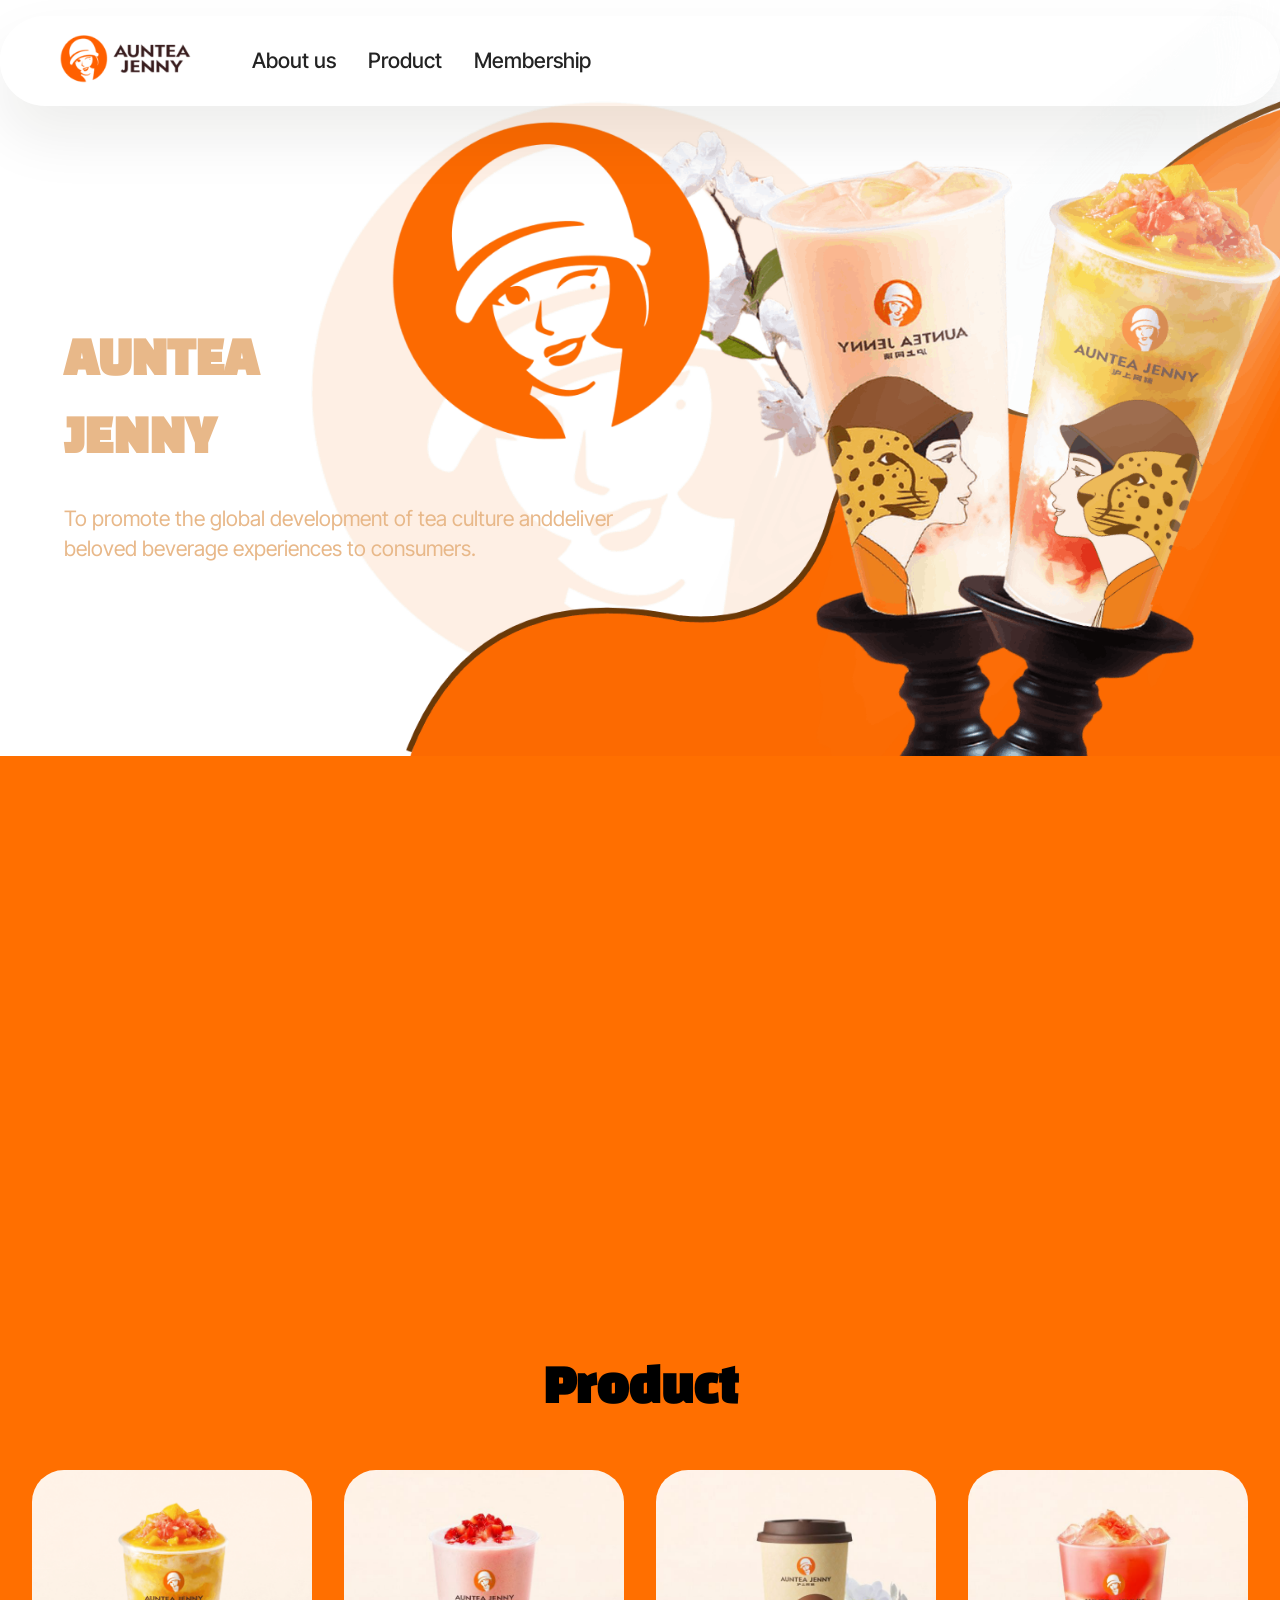
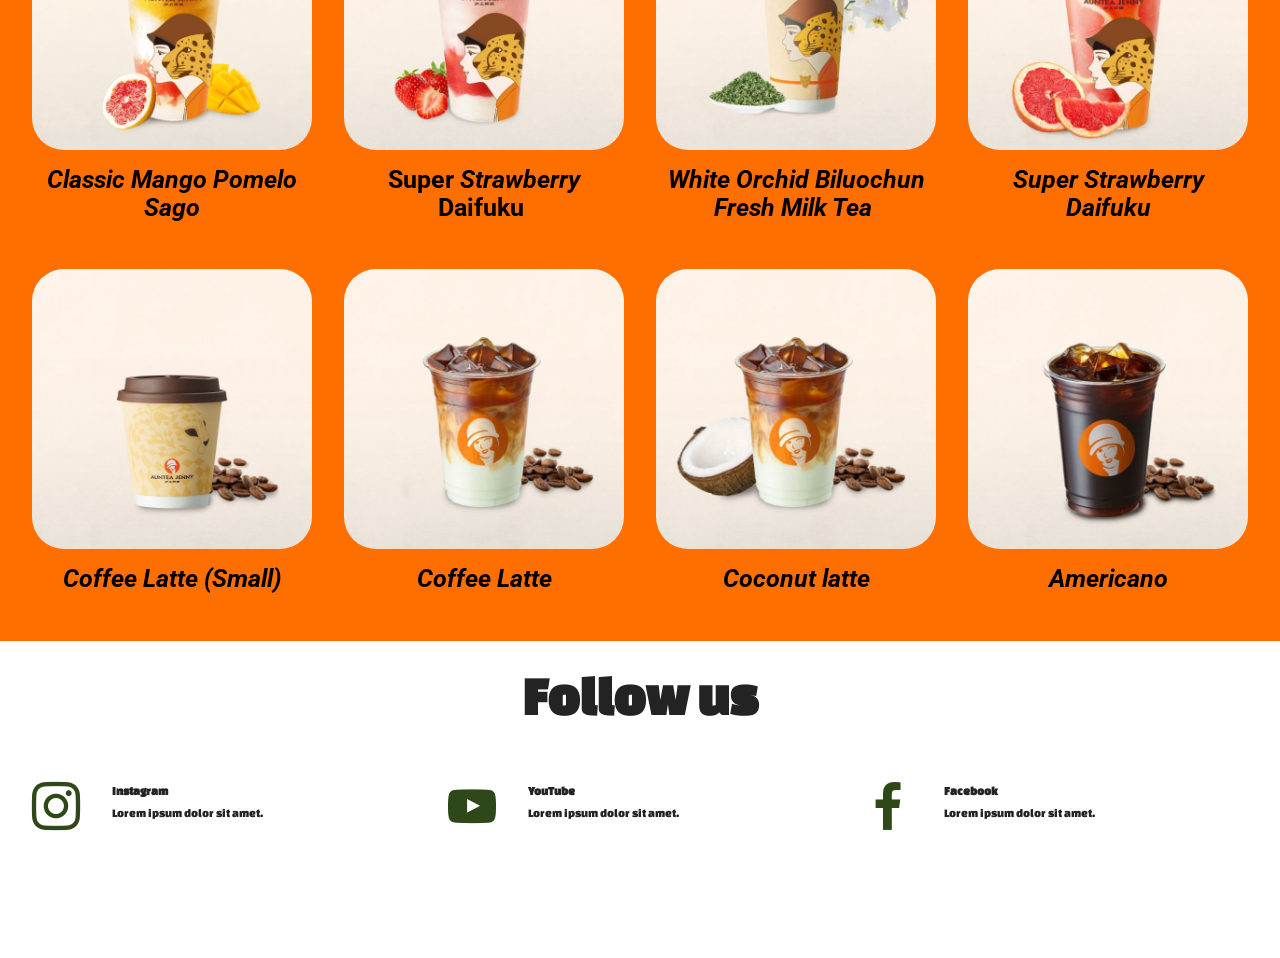
<file: index.html>
<!DOCTYPE html>
<html  >
<head>
  <!-- Site made with Mobirise Website Builder v6.1.12, https://mobirise.com -->
  <meta charset="UTF-8">
  <meta http-equiv="X-UA-Compatible" content="IE=edge">
  <meta name="generator" content="Mobirise v6.1.12, mobirise.com">
  <meta name="viewport" content="width=device-width, initial-scale=1, minimum-scale=1">
  <link rel="shortcut icon" href="assets/images/auntea20logo201-366x206.png" type="image/x-icon">
  <meta name="description" content="">
  
  
  <title>Auntea Jenny Home</title>
  <link rel="stylesheet" href="assets/web/assets/mobirise-icons2/mobirise2.css">
  <link rel="stylesheet" href="assets/bootstrap/css/bootstrap.min.css">
  <link rel="stylesheet" href="assets/animatecss/animate.css">
  <link rel="stylesheet" href="assets/dropdown/css/style.css">
  <link rel="stylesheet" href="assets/socicon/css/styles.css">
  <link rel="stylesheet" href="assets/theme/css/style.css">
  <link rel="preload" href="https://fonts.googleapis.com/css?family=Roboto:100,200,300,400,500,600,700,800,900,100i,200i,300i,400i,500i,600i,700i,800i,900i&display=swap" as="style" onload="this.onload=null;this.rel='stylesheet'">
  <noscript><link rel="stylesheet" href="https://fonts.googleapis.com/css?family=Roboto:100,200,300,400,500,600,700,800,900,100i,200i,300i,400i,500i,600i,700i,800i,900i&display=swap"></noscript>
  <link rel="preload" href="https://fonts.googleapis.com/css?family=Changa+One:400,400i&display=swap" as="style" onload="this.onload=null;this.rel='stylesheet'">
  <noscript><link rel="stylesheet" href="https://fonts.googleapis.com/css?family=Changa+One:400,400i&display=swap"></noscript>
  <link rel="preload" href="https://fonts.googleapis.com/css?family=Inter+Tight:100,200,300,400,500,600,700,800,900,100i,200i,300i,400i,500i,600i,700i,800i,900i&display=swap" as="style" onload="this.onload=null;this.rel='stylesheet'">
  <noscript><link rel="stylesheet" href="https://fonts.googleapis.com/css?family=Inter+Tight:100,200,300,400,500,600,700,800,900,100i,200i,300i,400i,500i,600i,700i,800i,900i&display=swap"></noscript>
  <link rel="preload" as="style" href="assets/mobirise/css/mbr-additional.css?v=MqyJRb"><link rel="stylesheet" href="assets/mobirise/css/mbr-additional.css?v=MqyJRb" type="text/css">

  
  
  
</head>
<body>
  
  <section data-bs-version="5.1" class="menu menu1 cid-vfYA4Nm70X" once="menu" id="menu01-1u">
	

	<nav class="navbar navbar-dropdown navbar-fixed-top navbar-expand-lg">
		<div class="container">
			<div class="navbar-brand">
				<span class="navbar-logo">
					<a href="index.html">
						<img src="assets/images/auntea20logo201-366x206.png" alt="Mobirise Website Builder" style="height: 5rem;">
					</a>
				</span>
				
			</div>
			<button class="navbar-toggler" type="button" data-toggle="collapse" data-bs-toggle="collapse" data-target="#navbarSupportedContent" data-bs-target="#navbarSupportedContent" aria-controls="navbarNavAltMarkup" aria-expanded="false" aria-label="Toggle navigation">
				<div class="hamburger">
					<span></span>
					<span></span>
					<span></span>
					<span></span>
				</div>
			</button>
			<div class="collapse navbar-collapse" id="navbarSupportedContent">
				<ul class="navbar-nav nav-dropdown nav-right" data-app-modern-menu="true"><li class="nav-item">
						<a class="nav-link link text-black text-primary display-4" href="page1.html">About us</a>
					</li>
					<li class="nav-item">
						<a class="nav-link link text-black text-primary display-4" href="page3.html" aria-expanded="false">Product</a>
					</li>
					<li class="nav-item">
						<a class="nav-link link text-black text-primary display-4" href="page4.html">Membership<br></a>
					</li></ul>
				
				
			</div>
		</div>
	</nav>
</section>

<section data-bs-version="5.1" class="header18 cid-vg4yqVEJKk" id="header18-25">
  

  
  <div class="container-fluid">
    <div class="row">
      <div class="content-wrap col-12 col-md-8">
        <h1 class="mbr-section-title mbr-fonts-style mbr-white mb-4 display-5">
          <br><strong>AUNTEA <br>JENNY</strong></h1>
        
        <p class="mbr-fonts-style mbr-text mbr-white mb-4 display-4">To promote the global development of tea culture anddeliver <br>beloved beverage experiences to consumers.</p>
        
      </div>
    </div>
  </div>
</section>

<section data-bs-version="5.1" class="video03 cid-vgaG0ACXiw" id="video03-2p">
  
  

  <div class="text-center container">
    <div class="row justify-content-center">
      <div class="mbr-figure col-12 mb-5 col-md-9"><iframe class="mbr-embedded-video" src="https://www.youtube.com/embed/1ghcW81-MJs?rel=0&amp;amp;mute=1&amp;showinfo=0&amp;autoplay=1&amp;loop=1&amp;playlist=1ghcW81-MJs" width="1280" height="720" frameborder="0" allowfullscreen></iframe></div>
    </div>
    <div class="row justify-content-center">
      <div class="col-md-12 content-text">
        
        
        
      </div>
    </div>
  </div>
</section>

<section data-bs-version="5.1" class="gallery3 cid-vg4Dv5JiK7" id="gallery03-26">
    
    
    <div class="container-fluid">
      <div class="row justify-content-center">
        <div class="col-12 content-head">
          <div class="mbr-section-head mb-5">
            <h4 class="mbr-section-title mbr-fonts-style align-center mb-0 display-5"><strong>Product</strong></h4>
            
          </div>
        </div>
      </div>
      <div class="row">
        <div class="item features-image col-12 col-md-6 col-lg-3">
          <div class="item-wrapper">
            <div class="item-img">
              <img src="assets/images/mango20auntea20jenny-600x600.png" alt="Mobirise Website Builder" title="" data-slide-to="0" data-bs-slide-to="0">
            </div>
            <div class="item-content align-left">
              <h5 class="item-title mbr-fonts-style mt-3 mb-3 display-1"><em><strong>Classic Mango Pomelo Sago</strong></em></h5>
              
            </div>
          </div>
        </div>
        <div class="item features-image col-12 col-md-6 col-lg-3">
          <div class="item-wrapper">
            <div class="item-img">
              <img src="assets/images/strawberry20auntea20jenny-600x600.jpg" alt="Mobirise Website Builder" title="" data-slide-to="1" data-bs-slide-to="1">
            </div>
            <div class="item-content align-left">
              <h5 class="item-title mbr-fonts-style mt-3 mb-3 display-1"><strong>Super<em> </em></strong><em><strong>Strawberry</strong></em> <strong>Daifuku&nbsp;</strong></h5>
              
            </div>
          </div>
        </div>
        <div class="item features-image col-12 col-md-6 col-lg-3">
          <div class="item-wrapper">
            <div class="item-img">
              <img src="assets/images/white20auntea20jenny-600x600.jpg" alt="Mobirise Website Builder" title="" data-slide-to="2" data-bs-slide-to="2">
            </div>
            <div class="item-content align-left">
              <h5 class="item-title mbr-fonts-style mt-3 mb-3 display-1"><em><strong>White Orchid Biluochun Fresh Milk Tea&nbsp;</strong></em></h5>
              
              
            </div>
          </div>
        </div>
        <div class="item features-image col-12 col-md-6 col-lg-3">
          <div class="item-wrapper">
            <div class="item-img">
              <img src="assets/images/peach20auntea20jenny-600x600.jpg" alt="Mobirise Website Builder" title="" data-slide-to="3" data-bs-slide-to="3">
            </div>
            <div class="item-content align-left">
              <h5 class="item-title mbr-fonts-style mt-3 mb-3 display-1"><em><strong>Super Strawberry Daifuku</strong></em></h5>
              
            </div>
          </div>
        </div>
      </div>
    </div>
  </section>

<section data-bs-version="5.1" class="gallery3 cid-vg4DvqROua" id="gallery03-27">
    
    
    <div class="container-fluid">
      <div class="row justify-content-center">
        <div class="col-12 content-head">
          
        </div>
      </div>
      <div class="row">
        <div class="item features-image col-12 col-md-6 col-lg-3">
          <div class="item-wrapper">
            <div class="item-img">
              <img src="assets/images/latte20small-600x600.jpg" alt="Mobirise Website Builder" title="" data-slide-to="0" data-bs-slide-to="0">
            </div>
            <div class="item-content align-left">
              <h5 class="item-title mbr-fonts-style mt-3 mb-3 display-1">
                <strong><em>Coffee Latte (Small)</em></strong><strong><br></strong></h5>
              
            </div>
          </div>
        </div>
        <div class="item features-image col-12 col-md-6 col-lg-3">
          <div class="item-wrapper">
            <div class="item-img">
              <img src="assets/images/latte-600x600.jpg" alt="Mobirise Website Builder" title="" data-slide-to="1" data-bs-slide-to="1">
            </div>
            <div class="item-content align-left">
              <h5 class="item-title mbr-fonts-style mt-3 mb-3 display-1"><strong><em>Coffee Latte</em></strong></h5>
              
            </div>
          </div>
        </div>
        <div class="item features-image col-12 col-md-6 col-lg-3">
          <div class="item-wrapper">
            <div class="item-img">
              <img src="assets/images/coconut20latte-600x600.jpg" alt="Mobirise Website Builder" title="" data-slide-to="2" data-bs-slide-to="2">
            </div>
            <div class="item-content align-left">
              <h5 class="item-title mbr-fonts-style mt-3 mb-3 display-1"><strong><em>Coconut latte</em></strong></h5>
              
              
            </div>
          </div>
        </div>
        <div class="item features-image col-12 col-md-6 col-lg-3">
          <div class="item-wrapper">
            <div class="item-img">
              <img src="assets/images/americano-600x600.jpg" alt="Mobirise Website Builder" title="" data-slide-to="3" data-bs-slide-to="3">
            </div>
            <div class="item-content align-left">
              <h5 class="item-title mbr-fonts-style mt-3 mb-3 display-1"><strong><em>Americano</em></strong></h5>
              
            </div>
          </div>
        </div>
      </div>
    </div>
  </section>

<section data-bs-version="5.1" class="social02 cid-vgg2dOUKp6" id="social02-2r">
	

	
	
	<div class="container-fluid">
		<div class="row justify-content-center">
			<div class="col-12 content-head">
				<div class="mb-5">
					<h5 class="mbr-section-title mbr-fonts-style align-center mb-0 display-5">
						<strong>Follow us</strong>
					</h5>
					
				</div>
			</div>
		</div>
		<div class="row">
			<div class="item features-without-image col-12 col-md-6 col-lg-4">
				<div class="item-wrapper">
					<span class="mbr-iconfont m-auto socicon-instagram socicon"></span>
					<div class="card-box">
						<h4 class="card-title mbr-fonts-style mb-1 display-7">
							<strong>Instagram</strong>
						</h4>
						<h5 class="card-text mbr-fonts-style display-7">
							Lorem ipsum dolor sit amet.
						</h5>
					</div>
				</div>
			</div>
			
			
			<div class="item features-without-image col-12 col-md-6 col-lg-4">
				<div class="item-wrapper">
					<span class="mbr-iconfont m-auto socicon-youtube socicon"></span>
					<div class="card-box">
						<h4 class="card-title mbr-fonts-style mb-1 display-7">
							<strong>YouTube</strong>
						</h4>
						<h5 class="card-text mbr-fonts-style display-7">
							Lorem ipsum dolor sit amet.
						</h5>
					</div>
				</div>
			</div>
			
			<div class="item features-without-image col-12 col-md-6 col-lg-4">
				<div class="item-wrapper">
					<span class="mbr-iconfont m-auto socicon-facebook socicon"></span>
					<div class="card-box">
						<h4 class="card-title mbr-fonts-style mb-1 display-7">
							<strong>Facebook</strong>
						</h4>
						<h5 class="card-text mbr-fonts-style display-7">
							Lorem ipsum dolor sit amet.
						</h5>
					</div>
				</div>
			</div>
		</div>
	</div>
</section><section class="display-7" style="padding: 0;align-items: center;justify-content: center;flex-wrap: wrap;    align-content: center;display: flex;position: relative;height: 4rem;"><a href="https://mobiri.se/" style="flex: 1 1;height: 4rem;position: absolute;width: 100%;z-index: 1;"><img alt="" style="height: 4rem;" src="[data-uri]"></a><p style="margin: 0;text-align: center;" class="display-7">&#8204;</p><a style="z-index:1" href="https://mobirise.com/builder/ai-website-builder.html">Free AI Website Software</a></section><script src="assets/bootstrap/js/bootstrap.bundle.min.js"></script>  <script src="assets/smoothscroll/smooth-scroll.js"></script>  <script src="assets/ytplayer/index.js"></script>  <script src="assets/dropdown/js/navbar-dropdown.js"></script>  <script src="assets/playervimeo/vimeo_player.js"></script>  <script src="assets/theme/js/script.js"></script>  
  
  
  <input name="animation" type="hidden">
  </body>
</html>
</file>
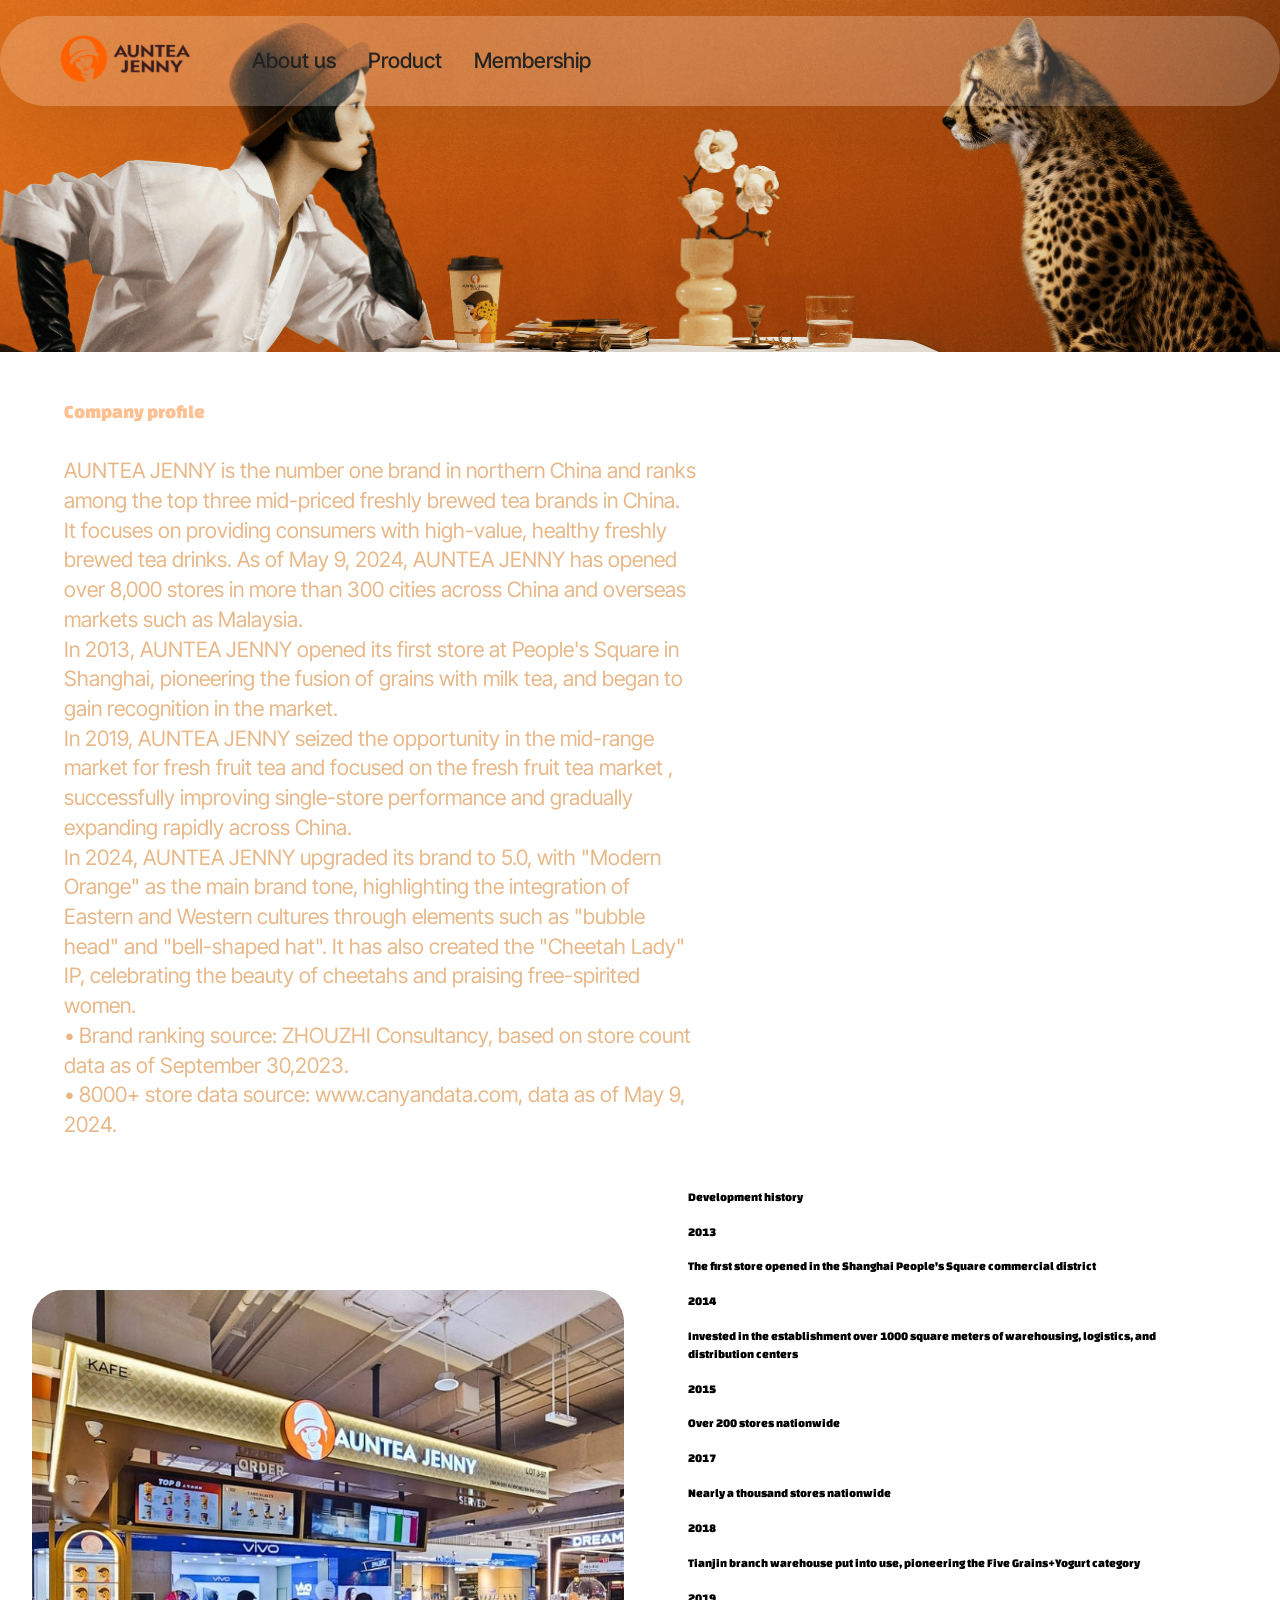
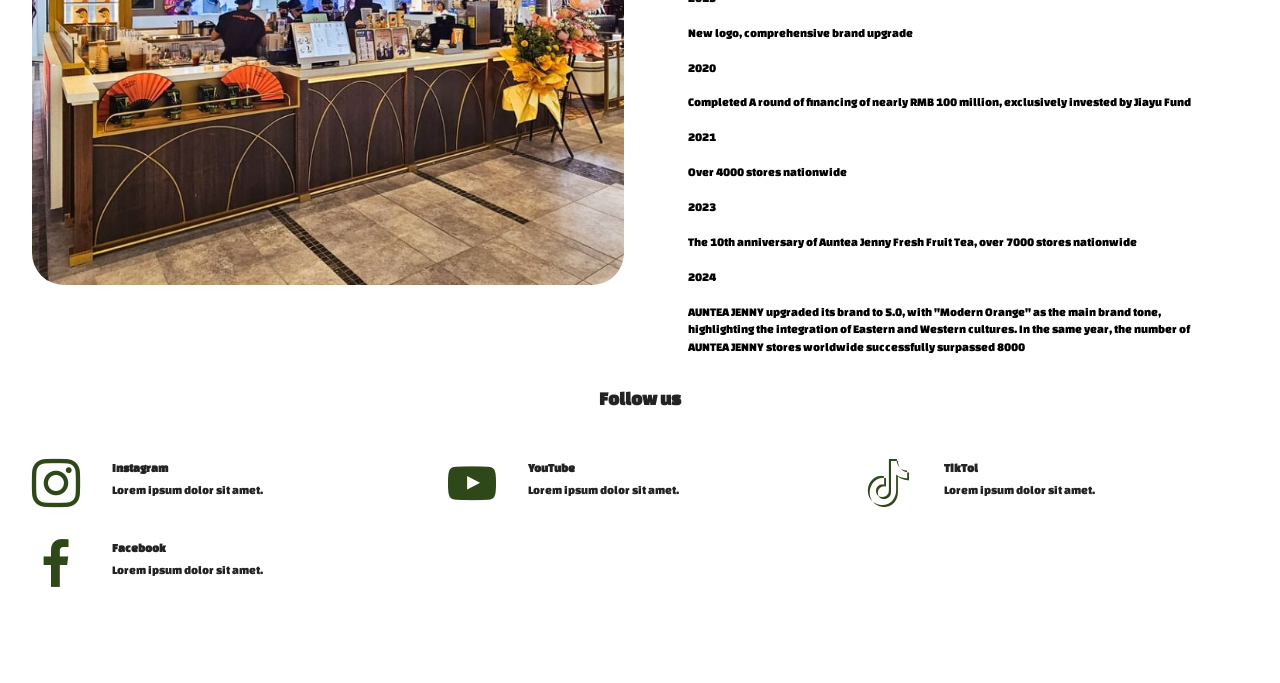
<file: page1.html>
<!DOCTYPE html>
<html  >
<head>
  <!-- Site made with Mobirise Website Builder v6.1.12, https://mobirise.com -->
  <meta charset="UTF-8">
  <meta http-equiv="X-UA-Compatible" content="IE=edge">
  <meta name="generator" content="Mobirise v6.1.12, mobirise.com">
  <meta name="viewport" content="width=device-width, initial-scale=1, minimum-scale=1">
  <link rel="shortcut icon" href="assets/images/auntea20logo201-366x206.png" type="image/x-icon">
  <meta name="description" content="">
  
  
  <title>About</title>
  <link rel="stylesheet" href="assets/web/assets/mobirise-icons2/mobirise2.css">
  <link rel="stylesheet" href="assets/bootstrap/css/bootstrap.min.css">
  <link rel="stylesheet" href="assets/animatecss/animate.css">
  <link rel="stylesheet" href="assets/dropdown/css/style.css">
  <link rel="stylesheet" href="assets/socicon/css/styles.css">
  <link rel="stylesheet" href="assets/theme/css/style.css">
  <link rel="preload" href="https://fonts.googleapis.com/css?family=Roboto:100,200,300,400,500,600,700,800,900,100i,200i,300i,400i,500i,600i,700i,800i,900i&display=swap" as="style" onload="this.onload=null;this.rel='stylesheet'">
  <noscript><link rel="stylesheet" href="https://fonts.googleapis.com/css?family=Roboto:100,200,300,400,500,600,700,800,900,100i,200i,300i,400i,500i,600i,700i,800i,900i&display=swap"></noscript>
  <link rel="preload" href="https://fonts.googleapis.com/css?family=Changa+One:400,400i&display=swap" as="style" onload="this.onload=null;this.rel='stylesheet'">
  <noscript><link rel="stylesheet" href="https://fonts.googleapis.com/css?family=Changa+One:400,400i&display=swap"></noscript>
  <link rel="preload" href="https://fonts.googleapis.com/css?family=Inter+Tight:100,200,300,400,500,600,700,800,900,100i,200i,300i,400i,500i,600i,700i,800i,900i&display=swap" as="style" onload="this.onload=null;this.rel='stylesheet'">
  <noscript><link rel="stylesheet" href="https://fonts.googleapis.com/css?family=Inter+Tight:100,200,300,400,500,600,700,800,900,100i,200i,300i,400i,500i,600i,700i,800i,900i&display=swap"></noscript>
  <link rel="preload" as="style" href="assets/mobirise/css/mbr-additional.css?v=gEpdLw"><link rel="stylesheet" href="assets/mobirise/css/mbr-additional.css?v=gEpdLw" type="text/css">

  
  
  
</head>
<body>
  
  <section data-bs-version="5.1" class="menu menu1 cid-vfYA4Nm70X" once="menu" id="menu01-1u">
	

	<nav class="navbar navbar-dropdown navbar-fixed-top navbar-expand-lg">
		<div class="container">
			<div class="navbar-brand">
				<span class="navbar-logo">
					<a href="index.html">
						<img src="assets/images/auntea20logo201-366x206.png" alt="Mobirise Website Builder" style="height: 5rem;">
					</a>
				</span>
				
			</div>
			<button class="navbar-toggler" type="button" data-toggle="collapse" data-bs-toggle="collapse" data-target="#navbarSupportedContent" data-bs-target="#navbarSupportedContent" aria-controls="navbarNavAltMarkup" aria-expanded="false" aria-label="Toggle navigation">
				<div class="hamburger">
					<span></span>
					<span></span>
					<span></span>
					<span></span>
				</div>
			</button>
			<div class="collapse navbar-collapse" id="navbarSupportedContent">
				<ul class="navbar-nav nav-dropdown nav-right" data-app-modern-menu="true"><li class="nav-item">
						<a class="nav-link link text-black text-primary display-4" href="page1.html">About us</a>
					</li>
					<li class="nav-item">
						<a class="nav-link link text-black text-primary display-4" href="page3.html" aria-expanded="false">Product</a>
					</li>
					<li class="nav-item">
						<a class="nav-link link text-black text-primary display-4" href="page4.html">Membership<br></a>
					</li></ul>
				
				
			</div>
		</div>
	</nav>
</section>

<section data-bs-version="5.1" class="features10 cid-vgafHJkgOY" id="features010-2h">
  

  
  
  <div class="container">
    
    <div class="row">
      
      
      <div class="item features-without-image col-12 col-md-6 col-lg-4 active">
        <div class="item-wrapper">
          <div class="card-box align-left">
            
            
            
            
          </div>
        </div>
      </div>
    </div>
  </div>
</section>

<section data-bs-version="5.1" class="header18 cid-vfYDR7rEvk" id="header18-1y">
  

  
  <div class="container-fluid">
    <div class="row">
      <div class="content-wrap col-12 col-md-7">
        
        <h2 class="mbr-section-subtitle mbr-fonts-style mbr-white mb-4 display-2">Company profile</h2>
        <p class="mbr-fonts-style mbr-text mbr-white mb-4 display-4">AUNTEA JENNY is the number one brand in northern China and ranks among the top three mid-priced freshly brewed tea brands in China. It focuses on providing consumers with high-value, healthy freshly brewed tea drinks. As of May 9, 2024, AUNTEA JENNY has opened over 8,000 stores in more than 300 cities across China and overseas markets such as Malaysia.
<br>In 2013, AUNTEA JENNY opened its first store at People's Square in Shanghai, pioneering the fusion of grains with milk tea, and began to gain recognition in the market.
<br>In 2019, AUNTEA JENNY seized the opportunity in the mid-range market for fresh fruit tea and focused on the fresh fruit tea market , successfully improving single-store performance and gradually expanding rapidly across China.
<br>In 2024, AUNTEA JENNY upgraded its brand to 5.0, with "Modern Orange" as the main brand tone, highlighting the integration of Eastern and Western cultures through elements such as "bubble head" and "bell-shaped hat". It has also created the "Cheetah Lady" IP, celebrating the beauty of cheetahs and praising free-spirited women.
<br>• Brand ranking source: ZHOUZHI Consultancy, based on store count data as of September 30,2023.
<br>• 8000+ store data source: www.canyandata.com, data as of May 9, 2024.</p>
        
      </div>
    </div>
  </div>
</section>

<section data-bs-version="5.1" class="start article2 cid-vgakXyCgRp" id="article02-2l">
	

	
	

	<div class="container">
		<div class="row justify-content-center">
			<div class="col-12 col-md-12 col-lg-6 image-wrapper">
				<img class="w-100" src="assets/images/auntea20jenny20store201-768x768.jpeg" alt="Mobirise Website Builder">
			</div>
			<div class="col-12 col-md-12 col-lg">
				<div class="text-wrapper align-left">
					
					<p class="mbr-text align-left mbr-fonts-style mb-4 display-7">Development history
<br>
<br>2013
<br>
<br>The first store opened in the Shanghai People's Square commercial district
<br>
<br>2014
<br>
<br>Invested in the establishment over 1000 square meters of warehousing, logistics, and distribution centers
<br>
<br>2015
<br>
<br>Over 200 stores nationwide
<br>
<br>2017
<br>
<br>Nearly a thousand stores nationwide
<br>
<br>2018
<br>
<br>Tianjin branch warehouse put into use, pioneering the Five Grains+Yogurt category
<br>
<br>2019
<br>
<br>New logo, comprehensive brand upgrade
<br>
<br>2020
<br>
<br>Completed A round of financing of nearly RMB 100 million, exclusively invested by Jiayu Fund
<br>
<br>2021
<br>
<br>Over 4000 stores nationwide
<br>
<br>2023
<br>
<br>The 10th anniversary of Auntea Jenny Fresh Fruit Tea, over 7000 stores nationwide
<br>
<br>2024
<br>
<br>AUNTEA JENNY upgraded its brand to 5.0, with "Modern Orange" as the main brand tone, highlighting the integration of Eastern and Western cultures. In the same year, the number of AUNTEA JENNY stores worldwide successfully surpassed 8000</p>
					
				</div>
			</div>
		</div>
	</div>
</section>

<section data-bs-version="5.1" class="social02 cid-vfYDrixO84" id="social02-1x">
	

	
	
	<div class="container">
		<div class="row justify-content-center">
			<div class="col-12 content-head">
				<div class="mb-5">
					<h5 class="mbr-section-title mbr-fonts-style align-center mb-0 display-2">
						<strong>Follow us</strong>
					</h5>
					
				</div>
			</div>
		</div>
		<div class="row">
			<div class="item features-without-image col-12 col-md-6 col-lg-4">
				<div class="item-wrapper">
					<span class="mbr-iconfont m-auto socicon-instagram socicon"></span>
					<div class="card-box">
						<h4 class="card-title mbr-fonts-style mb-1 display-7">
							<strong>Instagram</strong>
						</h4>
						<h5 class="card-text mbr-fonts-style display-7">
							Lorem ipsum dolor sit amet.
						</h5>
					</div>
				</div>
			</div>
			
			
			<div class="item features-without-image col-12 col-md-6 col-lg-4">
				<div class="item-wrapper">
					<span class="mbr-iconfont m-auto socicon-youtube socicon"></span>
					<div class="card-box">
						<h4 class="card-title mbr-fonts-style mb-1 display-7">
							<strong>YouTube</strong>
						</h4>
						<h5 class="card-text mbr-fonts-style display-7">
							Lorem ipsum dolor sit amet.
						</h5>
					</div>
				</div>
			</div>
			<div class="item features-without-image col-12 col-md-6 col-lg-4">
				<div class="item-wrapper">
					<span class="mbr-iconfont m-auto socicon-tiktok socicon"></span>
					<div class="card-box">
						<h4 class="card-title mbr-fonts-style mb-1 display-7">
							<strong>TikTol</strong>
						</h4>
						<h5 class="card-text mbr-fonts-style display-7">
							Lorem ipsum dolor sit amet.
						</h5>
					</div>
				</div>
			</div>
			<div class="item features-without-image col-12 col-md-6 col-lg-4">
				<div class="item-wrapper">
					<span class="mbr-iconfont m-auto socicon-facebook socicon"></span>
					<div class="card-box">
						<h4 class="card-title mbr-fonts-style mb-1 display-7">
							<strong>Facebook</strong>
						</h4>
						<h5 class="card-text mbr-fonts-style display-7">
							Lorem ipsum dolor sit amet.
						</h5>
					</div>
				</div>
			</div>
		</div>
	</div>
</section><section class="display-7" style="padding: 0;align-items: center;justify-content: center;flex-wrap: wrap;    align-content: center;display: flex;position: relative;height: 4rem;"><a href="https://mobiri.se/" style="flex: 1 1;height: 4rem;position: absolute;width: 100%;z-index: 1;"><img alt="" style="height: 4rem;" src="[data-uri]"></a><p style="margin: 0;text-align: center;" class="display-7">&#8204;</p><a style="z-index:1" href="https://mobirise.com/drag-drop-website-builder.html">Drag & Drop Website Builder</a></section><script src="assets/bootstrap/js/bootstrap.bundle.min.js"></script>  <script src="assets/smoothscroll/smooth-scroll.js"></script>  <script src="assets/ytplayer/index.js"></script>  <script src="assets/dropdown/js/navbar-dropdown.js"></script>  <script src="assets/theme/js/script.js"></script>  
  
  
  <input name="animation" type="hidden">
  </body>
</html>
</file>
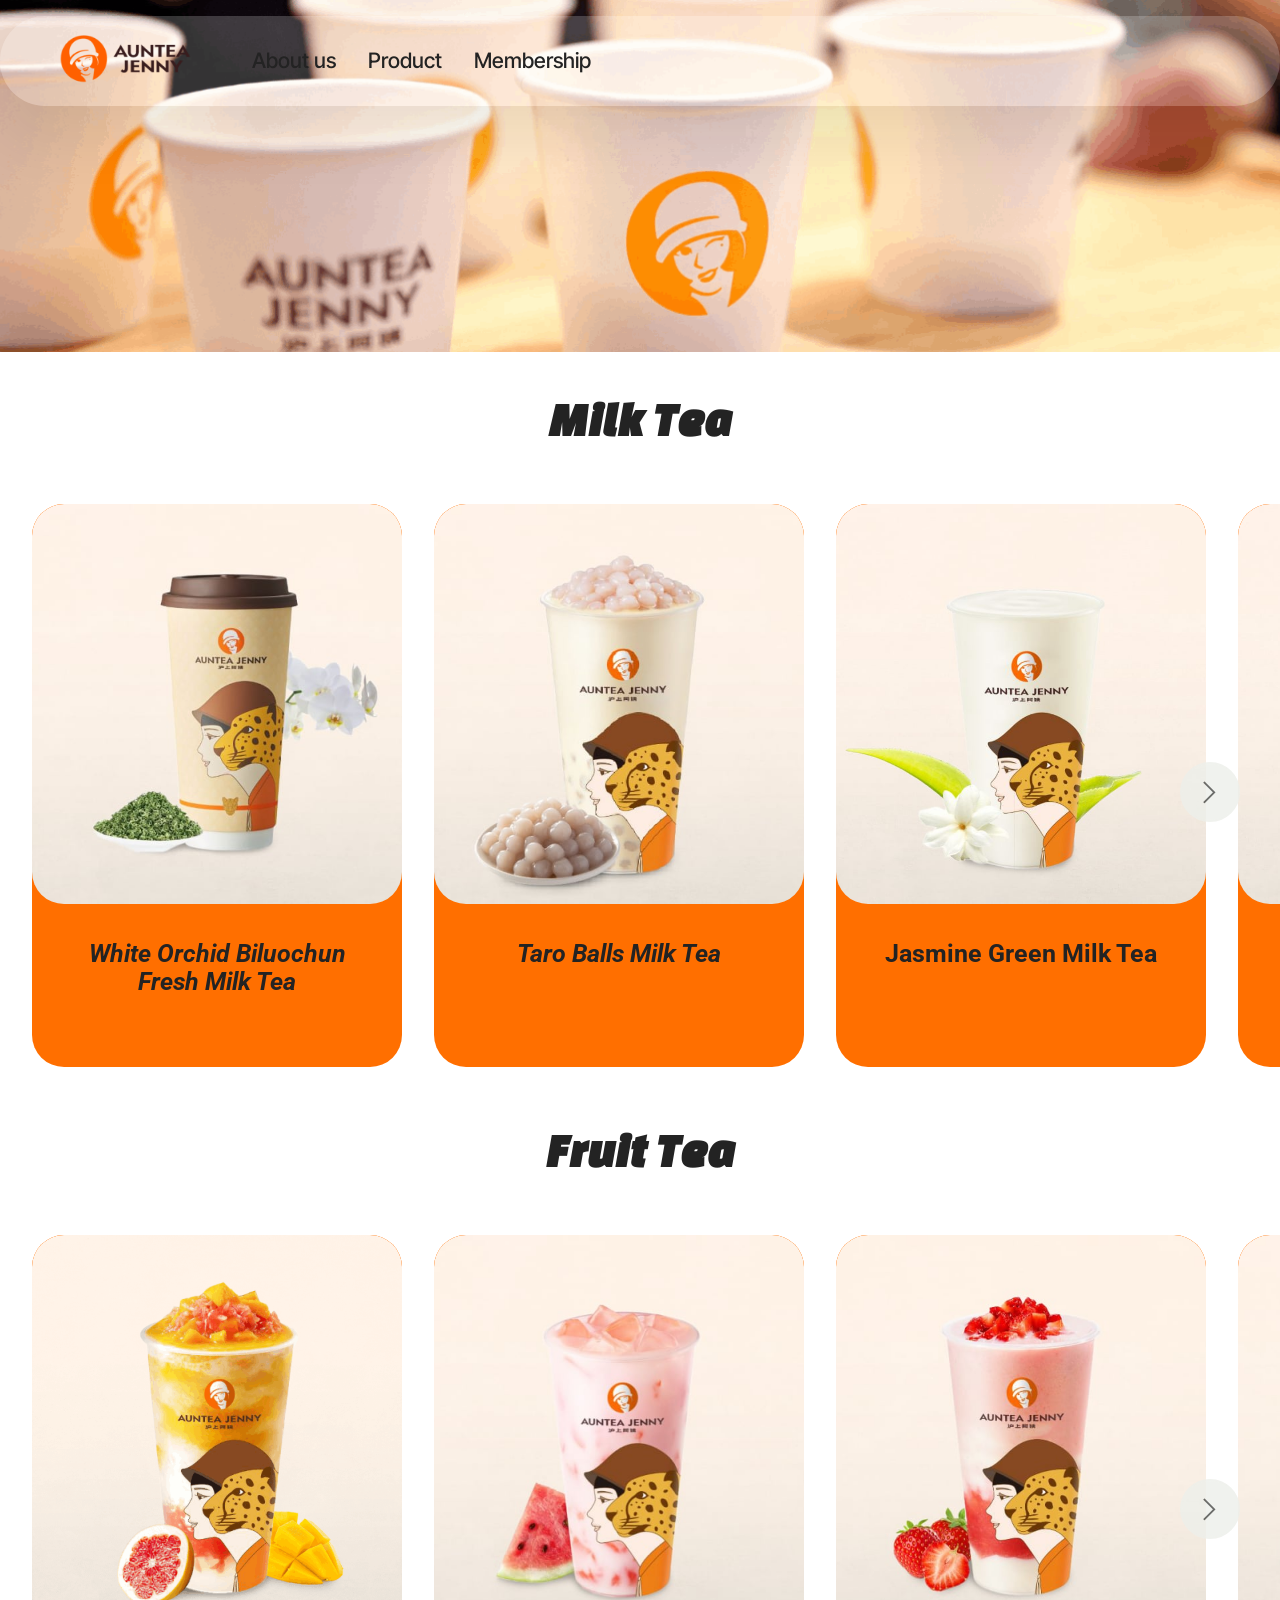
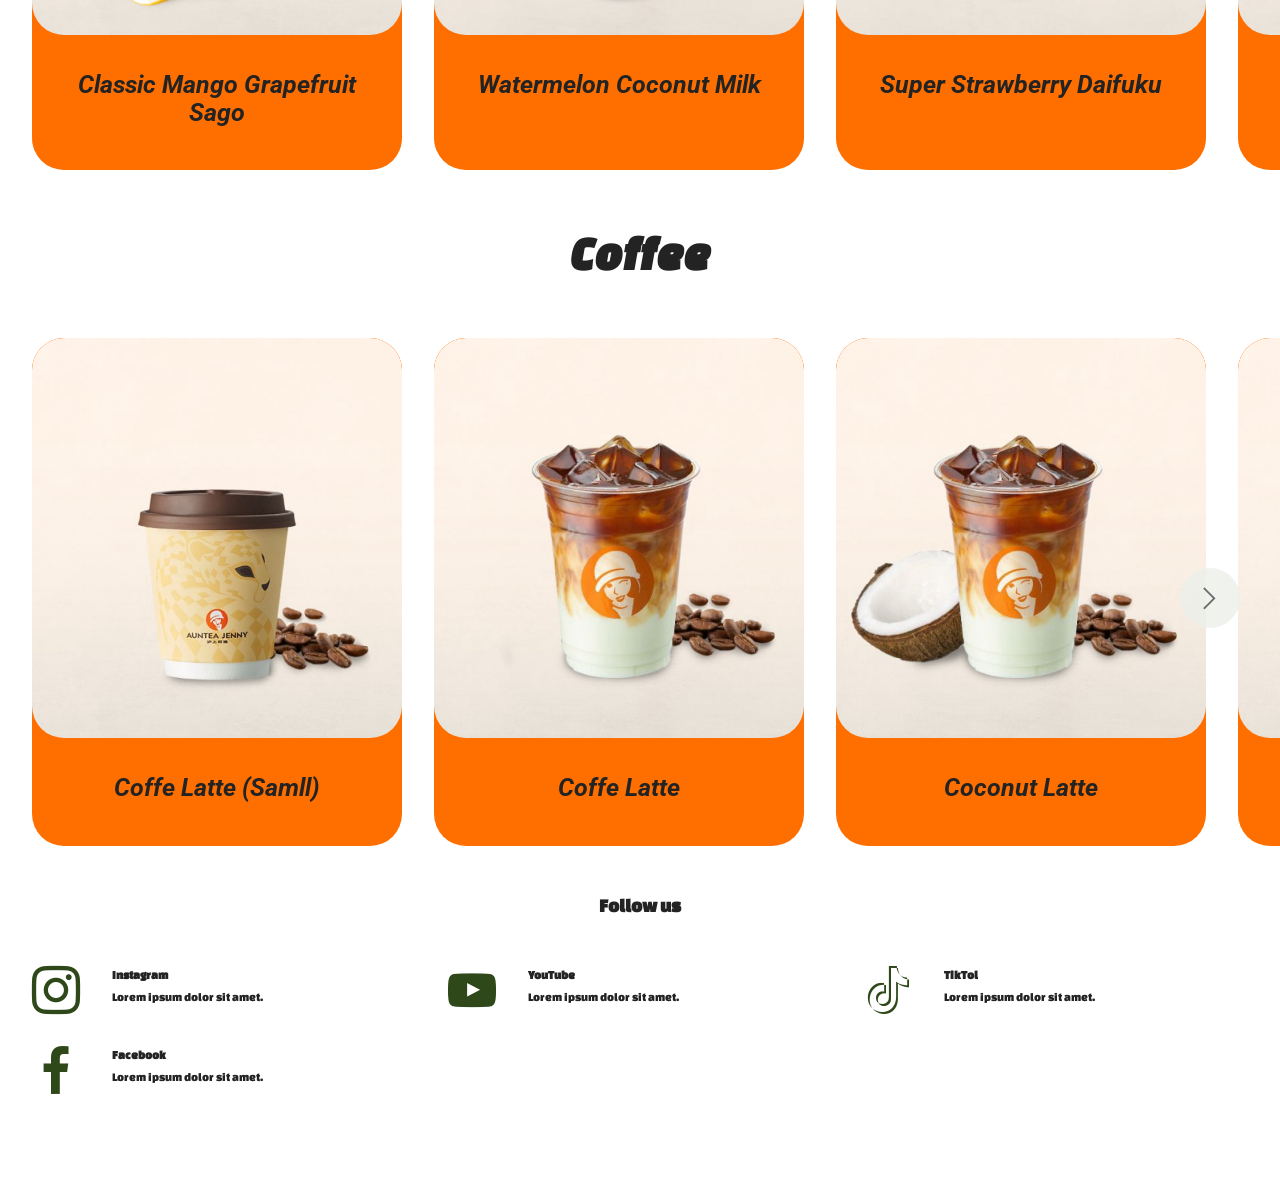
<file: page3.html>
<!DOCTYPE html>
<html  >
<head>
  <!-- Site made with Mobirise Website Builder v6.1.12, https://mobirise.com -->
  <meta charset="UTF-8">
  <meta http-equiv="X-UA-Compatible" content="IE=edge">
  <meta name="generator" content="Mobirise v6.1.12, mobirise.com">
  <meta name="viewport" content="width=device-width, initial-scale=1, minimum-scale=1">
  <link rel="shortcut icon" href="assets/images/auntea20logo201-366x206.png" type="image/x-icon">
  <meta name="description" content="">
  
  
  <title>Product</title>
  <link rel="stylesheet" href="assets/web/assets/mobirise-icons2/mobirise2.css">
  <link rel="stylesheet" href="assets/bootstrap/css/bootstrap.min.css">
  <link rel="stylesheet" href="assets/animatecss/animate.css">
  <link rel="stylesheet" href="assets/dropdown/css/style.css">
  <link rel="stylesheet" href="assets/socicon/css/styles.css">
  <link rel="stylesheet" href="assets/theme/css/style.css">
  <link rel="preload" href="https://fonts.googleapis.com/css?family=Roboto:100,200,300,400,500,600,700,800,900,100i,200i,300i,400i,500i,600i,700i,800i,900i&display=swap" as="style" onload="this.onload=null;this.rel='stylesheet'">
  <noscript><link rel="stylesheet" href="https://fonts.googleapis.com/css?family=Roboto:100,200,300,400,500,600,700,800,900,100i,200i,300i,400i,500i,600i,700i,800i,900i&display=swap"></noscript>
  <link rel="preload" href="https://fonts.googleapis.com/css?family=Changa+One:400,400i&display=swap" as="style" onload="this.onload=null;this.rel='stylesheet'">
  <noscript><link rel="stylesheet" href="https://fonts.googleapis.com/css?family=Changa+One:400,400i&display=swap"></noscript>
  <link rel="preload" href="https://fonts.googleapis.com/css?family=Inter+Tight:100,200,300,400,500,600,700,800,900,100i,200i,300i,400i,500i,600i,700i,800i,900i&display=swap" as="style" onload="this.onload=null;this.rel='stylesheet'">
  <noscript><link rel="stylesheet" href="https://fonts.googleapis.com/css?family=Inter+Tight:100,200,300,400,500,600,700,800,900,100i,200i,300i,400i,500i,600i,700i,800i,900i&display=swap"></noscript>
  <link rel="preload" as="style" href="assets/mobirise/css/mbr-additional.css?v=eXMUaM"><link rel="stylesheet" href="assets/mobirise/css/mbr-additional.css?v=eXMUaM" type="text/css">

  
  
  
</head>
<body>
  
  <section data-bs-version="5.1" class="menu menu1 cid-vgg6uEUcyg" once="menu" id="menu01-2s">
	

	<nav class="navbar navbar-dropdown navbar-fixed-top navbar-expand-lg">
		<div class="container">
			<div class="navbar-brand">
				<span class="navbar-logo">
					<a href="index.html">
						<img src="assets/images/auntea20logo201-366x206.png" alt="Mobirise Website Builder" style="height: 5rem;">
					</a>
				</span>
				
			</div>
			<button class="navbar-toggler" type="button" data-toggle="collapse" data-bs-toggle="collapse" data-target="#navbarSupportedContent" data-bs-target="#navbarSupportedContent" aria-controls="navbarNavAltMarkup" aria-expanded="false" aria-label="Toggle navigation">
				<div class="hamburger">
					<span></span>
					<span></span>
					<span></span>
					<span></span>
				</div>
			</button>
			<div class="collapse navbar-collapse" id="navbarSupportedContent">
				<ul class="navbar-nav nav-dropdown nav-right" data-app-modern-menu="true"><li class="nav-item">
						<a class="nav-link link text-black text-primary display-4" href="page1.html">About us</a>
					</li>
					<li class="nav-item">
						<a class="nav-link link text-black text-primary display-4" href="page3.html" aria-expanded="false">Product</a>
					</li>
					<li class="nav-item">
						<a class="nav-link link text-black text-primary display-4" href="page4.html">Membership<br></a>
					</li></ul>
				
				
			</div>
		</div>
	</nav>
</section>

<section data-bs-version="5.1" class="features10 cid-vgg6uFo455" id="features010-2t">
  

  
  
  <div class="container">
    
    <div class="row">
      
      
      <div class="item features-without-image col-12 col-md-6 col-lg-4 active">
        <div class="item-wrapper">
          <div class="card-box align-left">
            
            
            
            
          </div>
        </div>
      </div>
    </div>
  </div>
</section>

<section data-bs-version="5.1" class="features017 mbr-embla cid-vgg7xEgvp8" id="features017-2x">
	
	
	<div class="position-relative">
		<div class="container">
			<div class="row justify-content-center">
				<div class="col-12 content-head">
					<div class="mbr-section-head mb-5">
						<h4 class="mbr-section-title mbr-fonts-style align-center mb-0 t4"><em><strong>Milk Tea</strong></em></h4>
						
					</div>
				</div>
			</div>
		</div>

		<div class="embla" data-skip-snaps="true" data-align="center" data-contain-scroll="trimSnaps" data-auto-play="true" data-auto-play-interval="5">
			<div class="embla__viewport container">
				<div class="embla__container">
					<div class="embla__slide slider-image item active" style="margin-left: 1rem; margin-right: 1rem;">
						<div class="slide-content">
							<div class="item-img">
								<div class="item-wrapper">
									<img src="assets/images/white20orchid20biluochun20fresh20milk20tea-600x600.jpg" alt="Mobirise Website Builder" title="" data-slide-to="1" data-bs-slide-to="1">
								</div>
							</div>
							<div class="item-content">
								<h5 class="item-title mbr-fonts-style display-1"><strong><em>White Orchid Biluochun Fresh Milk Tea
</em></strong><div><strong><br></strong></div></h5>
								
								
							</div>

							
						</div>
					</div>
					<div class="embla__slide slider-image item" style="margin-left: 1rem; margin-right: 1rem;">
						<div class="slide-content">
							<div class="item-img">
								<div class="item-wrapper">
									<img src="assets/images/taro20balls20milk20tea-600x600.jpg" alt="Mobirise Website Builder" title="" data-slide-to="2" data-bs-slide-to="2">
								</div>
							</div>
							<div class="item-content">
								<h5 class="item-title mbr-fonts-style display-1"><strong><em>Taro Balls Milk Tea</em></strong></h5>
								
								
							</div>
							
						</div>
					</div>
					
					<div class="embla__slide slider-image item" style="margin-left: 1rem; margin-right: 1rem;">
						<div class="slide-content">
							<div class="item-img">
								<div class="item-wrapper">
									<img src="assets/images/jasmine20green20milk20tea-700x700.jpg" alt="Mobirise Website Builder" title="" data-slide-to="2" data-bs-slide-to="2">
								</div>
							</div>
							<div class="item-content">
								<h5 class="item-title mbr-fonts-style display-1"><strong>Jasmine Green Milk Tea</strong></h5>
								
								
							</div>
							
						</div>
					</div><div class="embla__slide slider-image item" style="margin-left: 1rem; margin-right: 1rem;">
						<div class="slide-content">
							<div class="item-img">
								<div class="item-wrapper">
									<img src="assets/images/signature20red20glutinous20rice20milk20tea-700x700.jpg" alt="Mobirise Website Builder" title="" data-slide-to="3" data-bs-slide-to="3">
								</div>
							</div>
							<div class="item-content">
								<h5 class="item-title mbr-fonts-style display-1"><strong><em>Signature Red Glutinous Rice Milk Tea</em></strong></h5>
								
								
							</div>
							
						</div>
					</div>
					<div class="embla__slide slider-image item" style="margin-left: 1rem; margin-right: 1rem;">
						<div class="slide-content">
							<div class="item-img">
								<div class="item-wrapper">
									<img src="assets/images/green20bean20milk20smoothie-700x700.jpg" alt="Mobirise Website Builder" title="" data-slide-to="5" data-bs-slide-to="5">
								</div>
							</div>
							<div class="item-content">
								<h5 class="item-title mbr-fonts-style display-1"><strong><em>Green Bean Milk Smoothie</em></strong></h5>
								
								
							</div>
							
						</div>
					</div>
					<div class="embla__slide slider-image item" style="margin-left: 1rem; margin-right: 1rem;">
						<div class="slide-content">
							<div class="item-img">
								<div class="item-wrapper">
									<img src="assets/images/golden20black20fresh20milk20tea-700x700.jpg" alt="Mobirise Website Builder" title="" data-slide-to="6" data-bs-slide-to="6">
								</div>
							</div>
							<div class="item-content">
								<h5 class="item-title mbr-fonts-style display-1"><strong><em>Golden Black Fresh Milk Tea</em></strong></h5>
								
								
							</div>
							
						</div>
					</div>
					<div class="embla__slide slider-image item" style="margin-left: 1rem; margin-right: 1rem;">
						<div class="slide-content">
							<div class="item-img">
								<div class="item-wrapper">
									<img src="assets/images/brown20boba20taro20milk20tea-600x600.jpg" alt="Mobirise Website Builder" title="" data-slide-to="7" data-bs-slide-to="7">
								</div>
							</div>
							<div class="item-content">
								<h5 class="item-title mbr-fonts-style display-1"><strong><em>Brown Boba Taro Milk Tea</em></strong></h5>
								
								
							</div>
							
						</div>
					</div>
					<div class="embla__slide slider-image item" style="margin-left: 1rem; margin-right: 1rem;">
					<div class="slide-content">
						<div class="item-img">
							<div class="item-wrapper">
								<img src="assets/images/brown20boba20milk20tea-600x600.jpg" alt="Mobirise Website Builder" title="" data-slide-to="8" data-bs-slide-to="8">
							</div>
						</div>
						<div class="item-content">
							<h5 class="item-title mbr-fonts-style display-1"><strong><em>Brown Boba Milk Tea</em></strong></h5>
							
							
						</div>
						
					</div>
					</div>
				</div>
			</div>
			<button class="embla__button embla__button--prev">
				<span class="mobi-mbri mobi-mbri-arrow-prev mbr-iconfont" aria-hidden="true"></span>
				<span class="sr-only visually-hidden visually-hidden visually-hidden">Previous</span>
			</button>
			<button class="embla__button embla__button--next">
				<span class="mobi-mbri mobi-mbri-arrow-next mbr-iconfont" aria-hidden="true"></span>
				<span class="sr-only visually-hidden visually-hidden visually-hidden">Next</span>
			</button>
		</div>
	</div>
</section>

<section data-bs-version="5.1" class="features017 mbr-embla cid-vgg8BZHuMk" id="features017-2y">
	
	
	<div class="position-relative">
		<div class="container">
			<div class="row justify-content-center">
				<div class="col-12 content-head">
					<div class="mbr-section-head mb-5">
						<h4 class="mbr-section-title mbr-fonts-style align-center mb-0 t4"><em><strong>Fruit Tea</strong></em></h4>
						
					</div>
				</div>
			</div>
		</div>

		<div class="embla" data-skip-snaps="true" data-align="center" data-contain-scroll="trimSnaps" data-auto-play-interval="5">
			<div class="embla__viewport container">
				<div class="embla__container">
					<div class="embla__slide slider-image item active" style="margin-left: 1rem; margin-right: 1rem;">
						<div class="slide-content">
							<div class="item-img">
								<div class="item-wrapper">
									<img src="assets/images/mango20auntea20jenny-600x600.png" alt="Mobirise Website Builder" title="" data-slide-to="0" data-bs-slide-to="0">
								</div>
							</div>
							<div class="item-content">
								<h5 class="item-title mbr-fonts-style display-1"><strong><em>Classic Mango Grapefruit Sago</em></strong></h5>
								
								
							</div>
							
						</div>
					</div><div class="embla__slide slider-image item" style="margin-left: 1rem; margin-right: 1rem;">
						<div class="slide-content">
							<div class="item-img">
								<div class="item-wrapper">
									<img src="assets/images/watermelon20coconut20milk-600x600.jpg" alt="Mobirise Website Builder" title="" data-slide-to="1" data-bs-slide-to="1">
								</div>
							</div>
							<div class="item-content">
								<h5 class="item-title mbr-fonts-style display-1"><strong><em>Watermelon Coconut Milk</em></strong></h5>
								
								
							</div>

							
						</div>
					</div>
					<div class="embla__slide slider-image item" style="margin-left: 1rem; margin-right: 1rem;">
						<div class="slide-content">
							<div class="item-img">
								<div class="item-wrapper">
									<img src="assets/images/super20strawberry20daifuku-600x600.jpg" alt="Mobirise Website Builder" title="" data-slide-to="2" data-bs-slide-to="2">
								</div>
							</div>
							<div class="item-content">
								<h5 class="item-title mbr-fonts-style display-1"><strong><em>Super Strawberry Daifuku
</em></strong><div><strong><em><br></em></strong></div></h5>
								
								
							</div>
							
						</div>
					</div>
					<div class="embla__slide slider-image item" style="margin-left: 1rem; margin-right: 1rem;">
						<div class="slide-content">
							<div class="item-img">
								<div class="item-wrapper">
									<img src="assets/images/royal20fruit20tea-600x600.jpg" alt="Mobirise Website Builder" title="" data-slide-to="3" data-bs-slide-to="3">
								</div>
							</div>
							<div class="item-content">
								<h5 class="item-title mbr-fonts-style display-1"><strong><em>Royal Fruit Tea</em></strong></h5>
								
								
							</div>
							
						</div>
					</div>
					<div class="embla__slide slider-image item" style="margin-left: 1rem; margin-right: 1rem;">
						<div class="slide-content">
							<div class="item-img">
								<div class="item-wrapper">
									<img src="assets/images/peach20grapefruit20jasmine20tea-700x700.jpg" alt="Mobirise Website Builder" title="" data-slide-to="4" data-bs-slide-to="4">
								</div>
							</div>
							<div class="item-content">
								<h5 class="item-title mbr-fonts-style display-1"><strong><em>Peach Grapefruit Jasmine Tea</em></strong></h5>
								
								
							</div>
							
						</div>
					</div>
					<div class="embla__slide slider-image item" style="margin-left: 1rem; margin-right: 1rem;">
						<div class="slide-content">
							<div class="item-img">
								<div class="item-wrapper">
									<img src="assets/images/mixed20berry20yogurt20smoothie-700x700.jpg" alt="Mobirise Website Builder" title="" data-slide-to="5" data-bs-slide-to="5">
								</div>
							</div>
							<div class="item-content">
								<h5 class="item-title mbr-fonts-style display-1"><strong><em>Mixed Berry Yogurt Smoothie</em></strong></h5>
								
								
							</div>
							
						</div>
					</div>
					<div class="embla__slide slider-image item" style="margin-left: 1rem; margin-right: 1rem;">
					<div class="slide-content">
						<div class="item-img">
							<div class="item-wrapper">
								<img src="assets/images/jasmine20tea20with20passion20fruit-600x600.jpg" alt="Mobirise Website Builder" title="" data-slide-to="6" data-bs-slide-to="6">
							</div>
						</div>
						<div class="item-content">
							<h5 class="item-title mbr-fonts-style display-1"><strong><em>Jasmine Tea with Passion Fruit</em></strong></h5>
							
							
						</div>
						
					</div>
					</div>
					
					<div class="embla__slide slider-image item" style="margin-left: 1rem; margin-right: 1rem;">
						<div class="slide-content">
							<div class="item-img">
								<div class="item-wrapper">
									<img src="assets/images/mixed20berry20jasmine20tea-700x700.jpg" alt="Mobirise Website Builder" title="" data-slide-to="7" data-bs-slide-to="7">
								</div>
							</div>
							<div class="item-content">
								<h5 class="item-title mbr-fonts-style display-1"><strong><em>Mixed Berry Jasmine Tea</em></strong></h5>
								
								
							</div>
							
						</div>
					</div>
				</div>
			</div>
			<button class="embla__button embla__button--prev">
				<span class="mobi-mbri mobi-mbri-arrow-prev mbr-iconfont" aria-hidden="true"></span>
				<span class="sr-only visually-hidden visually-hidden visually-hidden">Previous</span>
			</button>
			<button class="embla__button embla__button--next">
				<span class="mobi-mbri mobi-mbri-arrow-next mbr-iconfont" aria-hidden="true"></span>
				<span class="sr-only visually-hidden visually-hidden visually-hidden">Next</span>
			</button>
		</div>
	</div>
</section>

<section data-bs-version="5.1" class="features017 mbr-embla cid-vgg8EIvZfH" id="features017-2z">
	
	
	<div class="position-relative">
		<div class="container">
			<div class="row justify-content-center">
				<div class="col-12 content-head">
					<div class="mbr-section-head mb-5">
						<h4 class="mbr-section-title mbr-fonts-style align-center mb-0 t4"><em><strong>Coffee</strong></em></h4>
						
					</div>
				</div>
			</div>
		</div>

		<div class="embla" data-skip-snaps="true" data-align="center" data-contain-scroll="trimSnaps" data-auto-play="true" data-auto-play-interval="5">
			<div class="embla__viewport container">
				<div class="embla__container">
					
					
					<div class="embla__slide slider-image item active" style="margin-left: 1rem; margin-right: 1rem;">
						<div class="slide-content">
							<div class="item-img">
								<div class="item-wrapper">
									<img src="assets/images/latte20small-600x600.jpg" alt="Mobirise Website Builder" title="" data-slide-to="1" data-bs-slide-to="1">
								</div>
							</div>
							<div class="item-content">
								<h5 class="item-title mbr-fonts-style display-1">
									<strong><em>Coffe Latte (Samll)</em></strong></h5>
								
								
							</div>
							
						</div>
					</div><div class="embla__slide slider-image item" style="margin-left: 1rem; margin-right: 1rem;">
						<div class="slide-content">
							<div class="item-img">
								<div class="item-wrapper">
									<img src="assets/images/latte-600x600.jpg" alt="Mobirise Website Builder" title="" data-slide-to="2" data-bs-slide-to="2">
								</div>
							</div>
							<div class="item-content">
								<h5 class="item-title mbr-fonts-style display-1"><strong><em>Coffe Latte</em></strong></h5>
								
								
							</div>
							
						</div>
					</div>
					
					<div class="embla__slide slider-image item" style="margin-left: 1rem; margin-right: 1rem;">
						<div class="slide-content">
							<div class="item-img">
								<div class="item-wrapper">
									<img src="assets/images/coconut20latte-600x600.jpg" alt="Mobirise Website Builder" title="" data-slide-to="4" data-bs-slide-to="4">
								</div>
							</div>
							<div class="item-content">
								<h5 class="item-title mbr-fonts-style display-1"><strong><em>Coconut Latte</em></strong></h5>
								
								
							</div>
							
						</div>
					</div>
					<div class="embla__slide slider-image item" style="margin-left: 1rem; margin-right: 1rem;">
						<div class="slide-content">
							<div class="item-img">
								<div class="item-wrapper">
									<img src="assets/images/americano-600x600.jpg" alt="Mobirise Website Builder" title="" data-slide-to="5" data-bs-slide-to="5">
								</div>
							</div>
							<div class="item-content">
								<h5 class="item-title mbr-fonts-style display-1"><strong><em>Americano</em></strong></h5>
								
								
							</div>
							
						</div>
					</div>
					<div class="embla__slide slider-image item" style="margin-left: 1rem; margin-right: 1rem;">
						<div class="slide-content">
							<div class="item-img">
								<div class="item-wrapper">
									<img src="assets/images/americano20small-700x700.jpg" alt="Mobirise Website Builder" title="" data-slide-to="6" data-bs-slide-to="6">
								</div>
							</div>
							<div class="item-content">
								<h5 class="item-title mbr-fonts-style display-1"><strong><em>Americano (Small)</em></strong></h5>
								
								
							</div>
							
						</div>
					</div>
					
				</div>
			</div>
			<button class="embla__button embla__button--prev">
				<span class="mobi-mbri mobi-mbri-arrow-prev mbr-iconfont" aria-hidden="true"></span>
				<span class="sr-only visually-hidden visually-hidden visually-hidden">Previous</span>
			</button>
			<button class="embla__button embla__button--next">
				<span class="mobi-mbri mobi-mbri-arrow-next mbr-iconfont" aria-hidden="true"></span>
				<span class="sr-only visually-hidden visually-hidden visually-hidden">Next</span>
			</button>
		</div>
	</div>
</section>

<section data-bs-version="5.1" class="social02 cid-vgg6uGhTJY" id="social02-2w">
	

	
	
	<div class="container">
		<div class="row justify-content-center">
			<div class="col-12 content-head">
				<div class="mb-5">
					<h5 class="mbr-section-title mbr-fonts-style align-center mb-0 display-2">
						<strong>Follow us</strong>
					</h5>
					
				</div>
			</div>
		</div>
		<div class="row">
			<div class="item features-without-image col-12 col-md-6 col-lg-4">
				<div class="item-wrapper">
					<span class="mbr-iconfont m-auto socicon-instagram socicon"></span>
					<div class="card-box">
						<h4 class="card-title mbr-fonts-style mb-1 display-7">
							<strong>Instagram</strong>
						</h4>
						<h5 class="card-text mbr-fonts-style display-7">
							Lorem ipsum dolor sit amet.
						</h5>
					</div>
				</div>
			</div>
			
			
			<div class="item features-without-image col-12 col-md-6 col-lg-4">
				<div class="item-wrapper">
					<span class="mbr-iconfont m-auto socicon-youtube socicon"></span>
					<div class="card-box">
						<h4 class="card-title mbr-fonts-style mb-1 display-7">
							<strong>YouTube</strong>
						</h4>
						<h5 class="card-text mbr-fonts-style display-7">
							Lorem ipsum dolor sit amet.
						</h5>
					</div>
				</div>
			</div>
			<div class="item features-without-image col-12 col-md-6 col-lg-4">
				<div class="item-wrapper">
					<span class="mbr-iconfont m-auto socicon-tiktok socicon"></span>
					<div class="card-box">
						<h4 class="card-title mbr-fonts-style mb-1 display-7">
							<strong>TikTol</strong>
						</h4>
						<h5 class="card-text mbr-fonts-style display-7">
							Lorem ipsum dolor sit amet.
						</h5>
					</div>
				</div>
			</div>
			<div class="item features-without-image col-12 col-md-6 col-lg-4">
				<div class="item-wrapper">
					<span class="mbr-iconfont m-auto socicon-facebook socicon"></span>
					<div class="card-box">
						<h4 class="card-title mbr-fonts-style mb-1 display-7">
							<strong>Facebook</strong>
						</h4>
						<h5 class="card-text mbr-fonts-style display-7">
							Lorem ipsum dolor sit amet.
						</h5>
					</div>
				</div>
			</div>
		</div>
	</div>
</section><section class="display-7" style="padding: 0;align-items: center;justify-content: center;flex-wrap: wrap;    align-content: center;display: flex;position: relative;height: 4rem;"><a href="https://mobiri.se/" style="flex: 1 1;height: 4rem;position: absolute;width: 100%;z-index: 1;"><img alt="" style="height: 4rem;" src="[data-uri]"></a><p style="margin: 0;text-align: center;" class="display-7">&#8204;</p><a style="z-index:1" href="https://mobirise.com/drag-drop-website-builder.html">Drag and Drop Website Builder</a></section><script src="assets/bootstrap/js/bootstrap.bundle.min.js"></script>  <script src="assets/smoothscroll/smooth-scroll.js"></script>  <script src="assets/ytplayer/index.js"></script>  <script src="assets/dropdown/js/navbar-dropdown.js"></script>  <script src="assets/embla/embla.min.js"></script>  <script src="assets/embla/script.js"></script>  <script src="assets/theme/js/script.js"></script>  
  
  
  <input name="animation" type="hidden">
  </body>
</html>
</file>
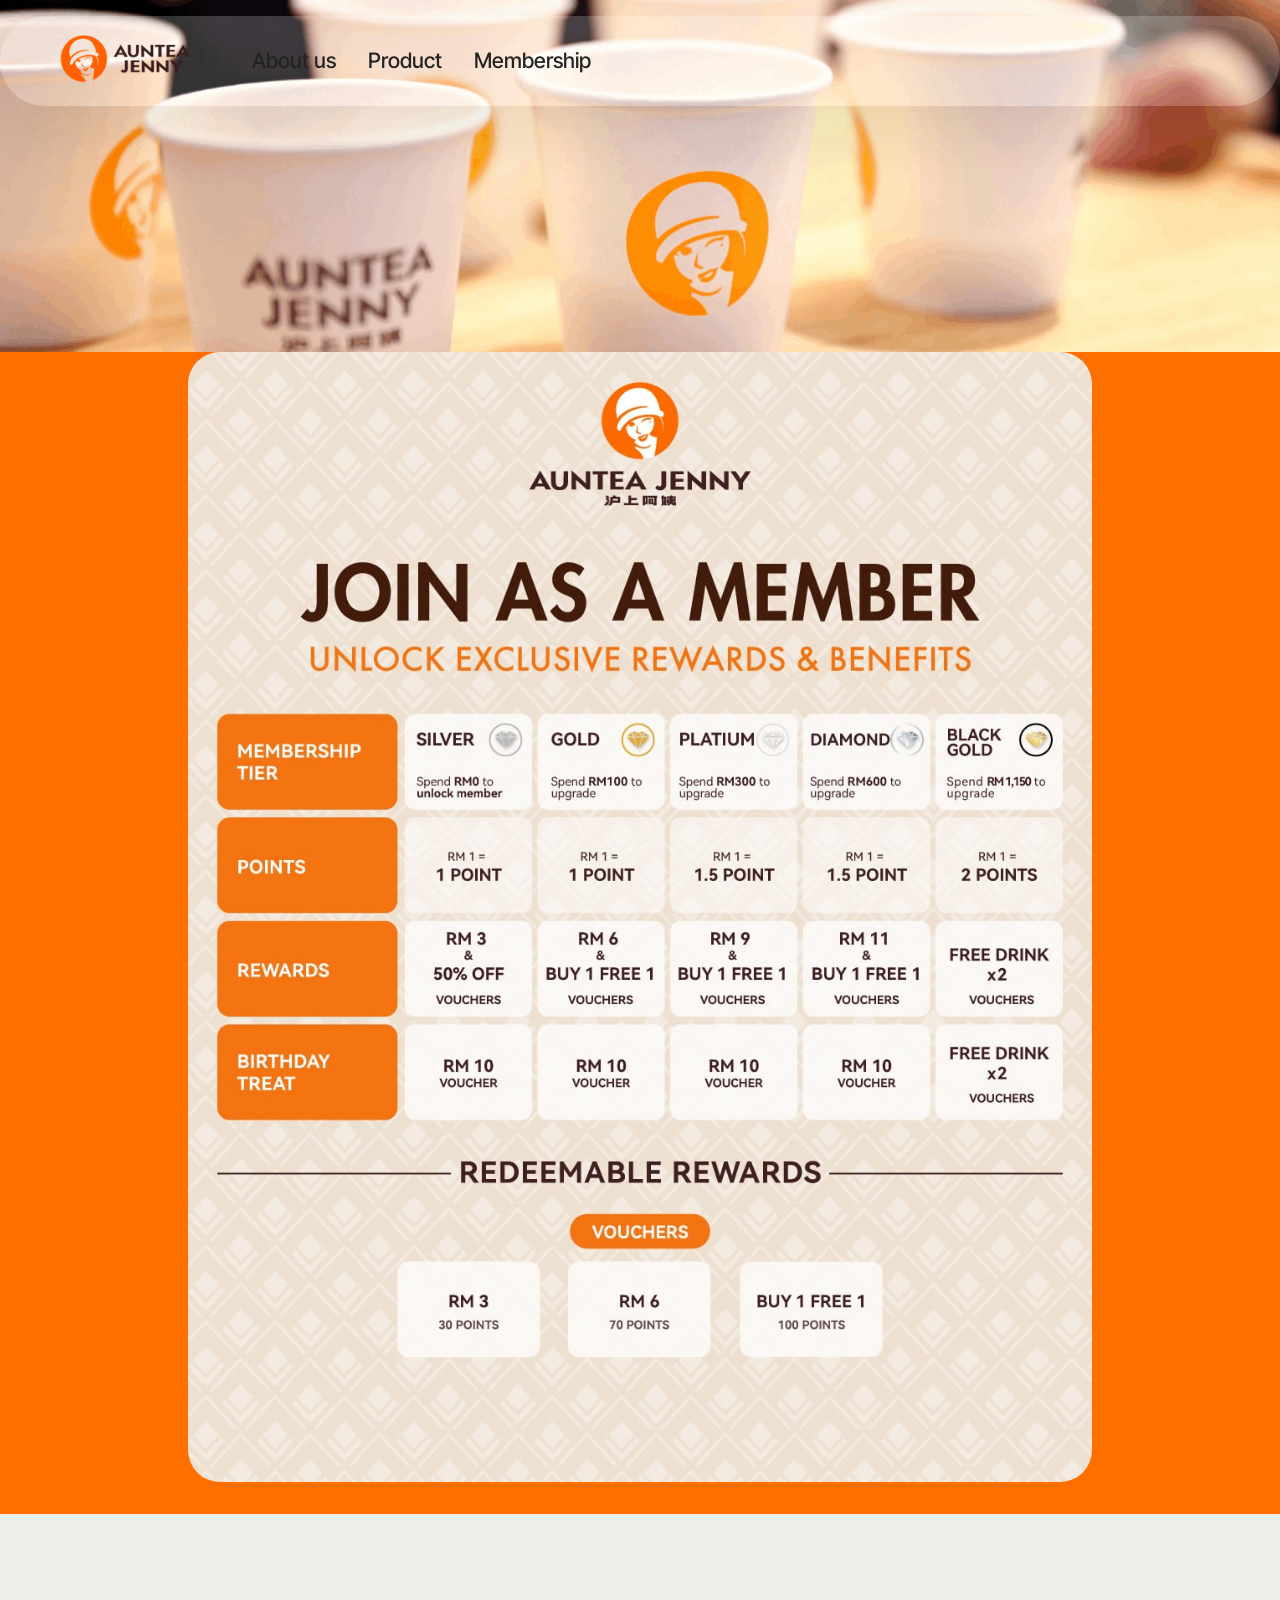
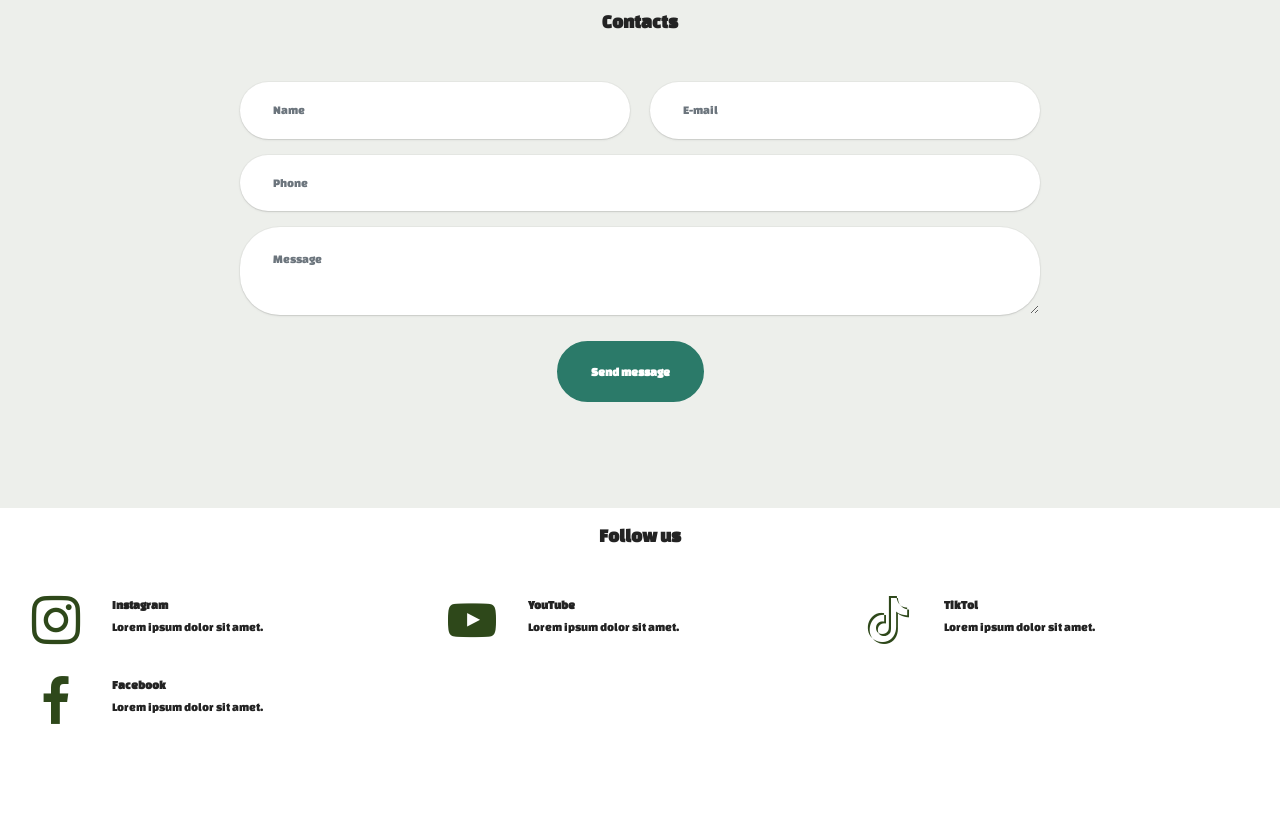
<file: page4.html>
<!DOCTYPE html>
<html  >
<head>
  <!-- Site made with Mobirise Website Builder v6.1.12, https://mobirise.com -->
  <meta charset="UTF-8">
  <meta http-equiv="X-UA-Compatible" content="IE=edge">
  <meta name="generator" content="Mobirise v6.1.12, mobirise.com">
  <meta name="viewport" content="width=device-width, initial-scale=1, minimum-scale=1">
  <link rel="shortcut icon" href="assets/images/auntea20logo201-366x206.png" type="image/x-icon">
  <meta name="description" content="">
  
  
  <title>Membership</title>
  <link rel="stylesheet" href="assets/web/assets/mobirise-icons2/mobirise2.css">
  <link rel="stylesheet" href="assets/bootstrap/css/bootstrap.min.css">
  <link rel="stylesheet" href="assets/animatecss/animate.css">
  <link rel="stylesheet" href="assets/dropdown/css/style.css">
  <link rel="stylesheet" href="assets/socicon/css/styles.css">
  <link rel="stylesheet" href="assets/theme/css/style.css">
  <link rel="preload" href="https://fonts.googleapis.com/css?family=Roboto:100,200,300,400,500,600,700,800,900,100i,200i,300i,400i,500i,600i,700i,800i,900i&display=swap" as="style" onload="this.onload=null;this.rel='stylesheet'">
  <noscript><link rel="stylesheet" href="https://fonts.googleapis.com/css?family=Roboto:100,200,300,400,500,600,700,800,900,100i,200i,300i,400i,500i,600i,700i,800i,900i&display=swap"></noscript>
  <link rel="preload" href="https://fonts.googleapis.com/css?family=Changa+One:400,400i&display=swap" as="style" onload="this.onload=null;this.rel='stylesheet'">
  <noscript><link rel="stylesheet" href="https://fonts.googleapis.com/css?family=Changa+One:400,400i&display=swap"></noscript>
  <link rel="preload" href="https://fonts.googleapis.com/css?family=Inter+Tight:100,200,300,400,500,600,700,800,900,100i,200i,300i,400i,500i,600i,700i,800i,900i&display=swap" as="style" onload="this.onload=null;this.rel='stylesheet'">
  <noscript><link rel="stylesheet" href="https://fonts.googleapis.com/css?family=Inter+Tight:100,200,300,400,500,600,700,800,900,100i,200i,300i,400i,500i,600i,700i,800i,900i&display=swap"></noscript>
  <link rel="preload" as="style" href="assets/mobirise/css/mbr-additional.css?v=7GiUwK"><link rel="stylesheet" href="assets/mobirise/css/mbr-additional.css?v=7GiUwK" type="text/css">

  
  
  
</head>
<body>
  
  <section data-bs-version="5.1" class="menu menu1 cid-vggiI3XaEl" once="menu" id="menu01-34">
	

	<nav class="navbar navbar-dropdown navbar-fixed-top navbar-expand-lg">
		<div class="container">
			<div class="navbar-brand">
				<span class="navbar-logo">
					<a href="index.html">
						<img src="assets/images/auntea20logo201-366x206.png" alt="Mobirise Website Builder" style="height: 5rem;">
					</a>
				</span>
				
			</div>
			<button class="navbar-toggler" type="button" data-toggle="collapse" data-bs-toggle="collapse" data-target="#navbarSupportedContent" data-bs-target="#navbarSupportedContent" aria-controls="navbarNavAltMarkup" aria-expanded="false" aria-label="Toggle navigation">
				<div class="hamburger">
					<span></span>
					<span></span>
					<span></span>
					<span></span>
				</div>
			</button>
			<div class="collapse navbar-collapse" id="navbarSupportedContent">
				<ul class="navbar-nav nav-dropdown nav-right" data-app-modern-menu="true"><li class="nav-item">
						<a class="nav-link link text-black text-primary display-4" href="page1.html">About us</a>
					</li>
					<li class="nav-item">
						<a class="nav-link link text-black text-primary display-4" href="page3.html" aria-expanded="false">Product</a>
					</li>
					<li class="nav-item">
						<a class="nav-link link text-black text-primary display-4" href="page4.html">Membership<br></a>
					</li></ul>
				
				
			</div>
		</div>
	</nav>
</section>

<section data-bs-version="5.1" class="features10 cid-vggiI4ij6L" id="features010-35">
  

  
  
  <div class="container">
    
    <div class="row">
      
      
      <div class="item features-without-image col-12 col-md-6 col-lg-4 active">
        <div class="item-wrapper">
          <div class="card-box align-left">
            
            
            
            
          </div>
        </div>
      </div>
    </div>
  </div>
</section>

<section data-bs-version="5.1" class="image01 cid-vggiW2PhJV" id="image01-3a">
  

  
  

  <div class="container">
    <div class="row justify-content-center">
      <div class="col-12 col-lg-9">
        <div class="image-wrapper mb-4">
          <img class="w-100" src="assets/images/membership-1080x1350.jpg" alt="Mobirise Website Builder">
        </div>
        
        
      </div>
    </div>
  </div>
</section>

<section data-bs-version="5.1" class="form5 cid-vggjlRhvHI" id="form02-3d">
    
    
    <div class="container">
        <div class="row justify-content-center">
            <div class="col-12 content-head">
                <div class="mbr-section-head mb-5">
                    <h3 class="mbr-section-title mbr-fonts-style align-center mb-0 display-2">
                        <strong>Contacts</strong>
                    </h3>
                    
                </div>
            </div>
        </div>
        <div class="row justify-content-center">
            <div class="col-lg-8 mx-auto mbr-form" data-form-type="formoid">
                <form action="https://mobirise.eu/" method="POST" class="mbr-form form-with-styler" data-form-title="Form Name"><input type="hidden" name="email" data-form-email="true" value="iDgx9ihAIWB1+CVSiziMbYKT1sTmBWLiHuFuUAVQmfS3alF8lQqD3FYuc2UeJIZQCr/gP7aDy9sCc3YyAyQ38eRaapaqDUUEpcl6UvDIXpFqA+33K4MQOYmwC1o86pOR">
                    <div class="row">
                        <div hidden="hidden" data-form-alert="" class="alert alert-success col-12">Thanks for filling out the form!</div>
                        <div hidden="hidden" data-form-alert-danger="" class="alert alert-danger col-12">
                            Oops...! some problem!
                        </div>
                    </div>
                    <div class="dragArea row">
                        <div class="col-md col-sm-12 form-group mb-3" data-for="name">
                            <input type="text" name="name" placeholder="Name" data-form-field="name" class="form-control" value="" id="name-form02-3d">
                        </div>
                        <div class="col-md col-sm-12 form-group mb-3" data-for="email">
                            <input type="email" name="email" placeholder="E-mail" data-form-field="email" class="form-control" value="" id="email-form02-3d">
                        </div>
                        <div class="col-12 form-group mb-3" data-for="phone">
                            <input type="tel" name="phone" placeholder="Phone" data-form-field="phone" class="form-control" value="" id="phone-form02-3d">
                        </div>
                        <div class="col-12 form-group mb-3" data-for="textarea">
                            <textarea name="textarea" placeholder="Message" data-form-field="textarea" class="form-control" id="textarea-form02-3d"></textarea>
                        </div>
                        <div class="col-lg-12 col-md-12 col-sm-12 align-center mbr-section-btn">
                            <button type="submit" class="btn btn-primary display-7">Send message</button>
                        </div>
                    </div>
                </form>
            </div>
        </div>
    </div>
</section>

<section data-bs-version="5.1" class="social02 cid-vggiI6KN0q" id="social02-39">
	

	
	
	<div class="container">
		<div class="row justify-content-center">
			<div class="col-12 content-head">
				<div class="mb-5">
					<h5 class="mbr-section-title mbr-fonts-style align-center mb-0 display-2">
						<strong>Follow us</strong>
					</h5>
					
				</div>
			</div>
		</div>
		<div class="row">
			<div class="item features-without-image col-12 col-md-6 col-lg-4">
				<div class="item-wrapper">
					<span class="mbr-iconfont m-auto socicon-instagram socicon"></span>
					<div class="card-box">
						<h4 class="card-title mbr-fonts-style mb-1 display-7">
							<strong>Instagram</strong>
						</h4>
						<h5 class="card-text mbr-fonts-style display-7">
							Lorem ipsum dolor sit amet.
						</h5>
					</div>
				</div>
			</div>
			
			
			<div class="item features-without-image col-12 col-md-6 col-lg-4">
				<div class="item-wrapper">
					<span class="mbr-iconfont m-auto socicon-youtube socicon"></span>
					<div class="card-box">
						<h4 class="card-title mbr-fonts-style mb-1 display-7">
							<strong>YouTube</strong>
						</h4>
						<h5 class="card-text mbr-fonts-style display-7">
							Lorem ipsum dolor sit amet.
						</h5>
					</div>
				</div>
			</div>
			<div class="item features-without-image col-12 col-md-6 col-lg-4">
				<div class="item-wrapper">
					<span class="mbr-iconfont m-auto socicon-tiktok socicon"></span>
					<div class="card-box">
						<h4 class="card-title mbr-fonts-style mb-1 display-7">
							<strong>TikTol</strong>
						</h4>
						<h5 class="card-text mbr-fonts-style display-7">
							Lorem ipsum dolor sit amet.
						</h5>
					</div>
				</div>
			</div>
			<div class="item features-without-image col-12 col-md-6 col-lg-4">
				<div class="item-wrapper">
					<span class="mbr-iconfont m-auto socicon-facebook socicon"></span>
					<div class="card-box">
						<h4 class="card-title mbr-fonts-style mb-1 display-7">
							<strong>Facebook</strong>
						</h4>
						<h5 class="card-text mbr-fonts-style display-7">
							Lorem ipsum dolor sit amet.
						</h5>
					</div>
				</div>
			</div>
		</div>
	</div>
</section><section class="display-7" style="padding: 0;align-items: center;justify-content: center;flex-wrap: wrap;    align-content: center;display: flex;position: relative;height: 4rem;"><a href="https://mobiri.se/" style="flex: 1 1;height: 4rem;position: absolute;width: 100%;z-index: 1;"><img alt="" style="height: 4rem;" src="[data-uri]"></a><p style="margin: 0;text-align: center;" class="display-7">&#8204;</p><a style="z-index:1" href="https://mobirise.com/offline-website-builder.html">Offline Website Builder</a></section><script src="assets/bootstrap/js/bootstrap.bundle.min.js"></script>  <script src="assets/smoothscroll/smooth-scroll.js"></script>  <script src="assets/ytplayer/index.js"></script>  <script src="assets/dropdown/js/navbar-dropdown.js"></script>  <script src="assets/theme/js/script.js"></script>  <script src="assets/formoid/formoid.min.js"></script>  
  
  
  <input name="animation" type="hidden">
  </body>
</html>
</file>
<file: assets/web/assets/mobirise-icons2/mobirise2.css>
@font-face {
  font-family: 'Moririse2';
  font-display: swap;
  src:  url('mobirise2.eot?f2bix4');
  src:  url('mobirise2.eot?f2bix4#iefix') format('embedded-opentype'),
    url('mobirise2.woff2?f2bix4') format('woff2'),
    url('mobirise2.woff?f2bix4') format('woff'),
    url('mobirise2.ttf?f2bix4') format('truetype'),
    url('mobirise2.svg?f2bix4#mobirise2') format('svg');
  font-weight: normal;
  font-style: normal;
}

[class^="mobi-"], [class*=" mobi-"] {
  /* use !important to prevent issues with browser extensions that change fonts */
  font-family: 'Moririse2' !important;
  speak: none;
  font-style: normal;
  font-weight: normal;
  font-variant: normal;
  text-transform: none;
  line-height: 1;

  /* Better Font Rendering =========== */
  -webkit-font-smoothing: antialiased;
  -moz-osx-font-smoothing: grayscale;
}

.mobi-mbri-add-submenu:before {
  content: "\e900";
}
.mobi-mbri-alert:before {
  content: "\e901";
}
.mobi-mbri-align-center:before {
  content: "\e902";
}
.mobi-mbri-align-justify:before {
  content: "\e903";
}
.mobi-mbri-align-left:before {
  content: "\e904";
}
.mobi-mbri-align-right:before {
  content: "\e905";
}
.mobi-mbri-android:before {
  content: "\e906";
}
.mobi-mbri-apple:before {
  content: "\e907";
}
.mobi-mbri-arrow-down:before {
  content: "\e908";
}
.mobi-mbri-arrow-next:before {
  content: "\e909";
}
.mobi-mbri-arrow-prev:before {
  content: "\e90a";
}
.mobi-mbri-arrow-up:before {
  content: "\e90b";
}
.mobi-mbri-bold:before {
  content: "\e90c";
}
.mobi-mbri-bookmark:before {
  content: "\e90d";
}
.mobi-mbri-bootstrap:before {
  content: "\e90e";
}
.mobi-mbri-briefcase:before {
  content: "\e90f";
}
.mobi-mbri-browse:before {
  content: "\e910";
}
.mobi-mbri-bulleted-list:before {
  content: "\e911";
}
.mobi-mbri-calendar:before {
  content: "\e912";
}
.mobi-mbri-camera:before {
  content: "\e913";
}
.mobi-mbri-cart-add:before {
  content: "\e914";
}
.mobi-mbri-cart-full:before {
  content: "\e915";
}
.mobi-mbri-cash:before {
  content: "\e916";
}
.mobi-mbri-change-style:before {
  content: "\e917";
}
.mobi-mbri-chat:before {
  content: "\e918";
}
.mobi-mbri-clock:before {
  content: "\e919";
}
.mobi-mbri-close:before {
  content: "\e91a";
}
.mobi-mbri-cloud:before {
  content: "\e91b";
}
.mobi-mbri-code:before {
  content: "\e91c";
}
.mobi-mbri-contact-form:before {
  content: "\e91d";
}
.mobi-mbri-credit-card:before {
  content: "\e91e";
}
.mobi-mbri-cursor-click:before {
  content: "\e91f";
}
.mobi-mbri-cust-feedback:before {
  content: "\e920";
}
.mobi-mbri-database:before {
  content: "\e921";
}
.mobi-mbri-delivery:before {
  content: "\e922";
}
.mobi-mbri-desktop:before {
  content: "\e923";
}
.mobi-mbri-devices:before {
  content: "\e924";
}
.mobi-mbri-down:before {
  content: "\e925";
}
.mobi-mbri-download-2:before {
  content: "\e926";
}
.mobi-mbri-download:before {
  content: "\e927";
}
.mobi-mbri-drag-n-drop-2:before {
  content: "\e928";
}
.mobi-mbri-drag-n-drop:before {
  content: "\e929";
}
.mobi-mbri-edit-2:before {
  content: "\e92a";
}
.mobi-mbri-edit:before {
  content: "\e92b";
}
.mobi-mbri-error:before {
  content: "\e92c";
}
.mobi-mbri-extension:before {
  content: "\e92d";
}
.mobi-mbri-features:before {
  content: "\e92e";
}
.mobi-mbri-file:before {
  content: "\e92f";
}
.mobi-mbri-flag:before {
  content: "\e930";
}
.mobi-mbri-folder:before {
  content: "\e931";
}
.mobi-mbri-gift:before {
  content: "\e932";
}
.mobi-mbri-github:before {
  content: "\e933";
}
.mobi-mbri-globe-2:before {
  content: "\e934";
}
.mobi-mbri-globe:before {
  content: "\e935";
}
.mobi-mbri-growing-chart:before {
  content: "\e936";
}
.mobi-mbri-hearth:before {
  content: "\e937";
}
.mobi-mbri-help:before {
  content: "\e938";
}
.mobi-mbri-home:before {
  content: "\e939";
}
.mobi-mbri-hot-cup:before {
  content: "\e93a";
}
.mobi-mbri-idea:before {
  content: "\e93b";
}
.mobi-mbri-image-gallery:before {
  content: "\e93c";
}
.mobi-mbri-image-slider:before {
  content: "\e93d";
}
.mobi-mbri-info:before {
  content: "\e93e";
}
.mobi-mbri-italic:before {
  content: "\e93f";
}
.mobi-mbri-key:before {
  content: "\e940";
}
.mobi-mbri-laptop:before {
  content: "\e941";
}
.mobi-mbri-layers:before {
  content: "\e942";
}
.mobi-mbri-left-right:before {
  content: "\e943";
}
.mobi-mbri-left:before {
  content: "\e944";
}
.mobi-mbri-letter:before {
  content: "\e945";
}
.mobi-mbri-like:before {
  content: "\e946";
}
.mobi-mbri-link:before {
  content: "\e947";
}
.mobi-mbri-lock:before {
  content: "\e948";
}
.mobi-mbri-login:before {
  content: "\e949";
}
.mobi-mbri-logout:before {
  content: "\e94a";
}
.mobi-mbri-magic-stick:before {
  content: "\e94b";
}
.mobi-mbri-map-pin:before {
  content: "\e94c";
}
.mobi-mbri-menu:before {
  content: "\e94d";
}
.mobi-mbri-mobile-2:before {
  content: "\e94e";
}
.mobi-mbri-mobile-horizontal:before {
  content: "\e94f";
}
.mobi-mbri-mobile:before {
  content: "\e950";
}
.mobi-mbri-mobirise:before {
  content: "\e951";
}
.mobi-mbri-more-horizontal:before {
  content: "\e952";
}
.mobi-mbri-more-vertical:before {
  content: "\e953";
}
.mobi-mbri-music:before {
  content: "\e954";
}
.mobi-mbri-new-file:before {
  content: "\e955";
}
.mobi-mbri-numbered-list:before {
  content: "\e956";
}
.mobi-mbri-opened-folder:before {
  content: "\e957";
}
.mobi-mbri-pages:before {
  content: "\e958";
}
.mobi-mbri-paper-plane:before {
  content: "\e959";
}
.mobi-mbri-paperclip:before {
  content: "\e95a";
}
.mobi-mbri-phone:before {
  content: "\e95b";
}
.mobi-mbri-photo:before {
  content: "\e95c";
}
.mobi-mbri-photos:before {
  content: "\e95d";
}
.mobi-mbri-pin:before {
  content: "\e95e";
}
.mobi-mbri-play:before {
  content: "\e95f";
}
.mobi-mbri-plus:before {
  content: "\e960";
}
.mobi-mbri-preview:before {
  content: "\e961";
}
.mobi-mbri-print:before {
  content: "\e962";
}
.mobi-mbri-protect:before {
  content: "\e963";
}
.mobi-mbri-question:before {
  content: "\e964";
}
.mobi-mbri-quote-left:before {
  content: "\e965";
}
.mobi-mbri-quote-right:before {
  content: "\e966";
}
.mobi-mbri-redo:before {
  content: "\e967";
}
.mobi-mbri-refresh:before {
  content: "\e968";
}
.mobi-mbri-responsive-2:before {
  content: "\e969";
}
.mobi-mbri-responsive:before {
  content: "\e96a";
}
.mobi-mbri-right:before {
  content: "\e96b";
}
.mobi-mbri-rocket:before {
  content: "\e96c";
}
.mobi-mbri-sad-face:before {
  content: "\e96d";
}
.mobi-mbri-sale:before {
  content: "\e96e";
}
.mobi-mbri-save:before {
  content: "\e96f";
}
.mobi-mbri-search:before {
  content: "\e970";
}
.mobi-mbri-setting-2:before {
  content: "\e971";
}
.mobi-mbri-setting-3:before {
  content: "\e972";
}
.mobi-mbri-setting:before {
  content: "\e973";
}
.mobi-mbri-share:before {
  content: "\e974";
}
.mobi-mbri-shopping-bag:before {
  content: "\e975";
}
.mobi-mbri-shopping-basket:before {
  content: "\e976";
}
.mobi-mbri-shopping-cart:before {
  content: "\e977";
}
.mobi-mbri-sites:before {
  content: "\e978";
}
.mobi-mbri-smile-face:before {
  content: "\e979";
}
.mobi-mbri-speed:before {
  content: "\e97a";
}
.mobi-mbri-star:before {
  content: "\e97b";
}
.mobi-mbri-success:before {
  content: "\e97c";
}
.mobi-mbri-sun:before {
  content: "\e97d";
}
.mobi-mbri-sun2:before {
  content: "\e97e";
}
.mobi-mbri-tablet-vertical:before {
  content: "\e97f";
}
.mobi-mbri-tablet:before {
  content: "\e980";
}
.mobi-mbri-target:before {
  content: "\e981";
}
.mobi-mbri-timer:before {
  content: "\e982";
}
.mobi-mbri-to-ftp:before {
  content: "\e983";
}
.mobi-mbri-to-local-drive:before {
  content: "\e984";
}
.mobi-mbri-touch-swipe:before {
  content: "\e985";
}
.mobi-mbri-touch:before {
  content: "\e986";
}
.mobi-mbri-trash:before {
  content: "\e987";
}
.mobi-mbri-underline:before {
  content: "\e988";
}
.mobi-mbri-undo:before {
  content: "\e989";
}
.mobi-mbri-unlink:before {
  content: "\e98a";
}
.mobi-mbri-unlock:before {
  content: "\e98b";
}
.mobi-mbri-up-down:before {
  content: "\e98c";
}
.mobi-mbri-up:before {
  content: "\e98d";
}
.mobi-mbri-update:before {
  content: "\e98e";
}
.mobi-mbri-upload-2:before {
  content: "\e98f";
}
.mobi-mbri-upload:before {
  content: "\e990";
}
.mobi-mbri-user-2:before {
  content: "\e991";
}
.mobi-mbri-user:before {
  content: "\e992";
}
.mobi-mbri-users:before {
  content: "\e993";
}
.mobi-mbri-video-play:before {
  content: "\e994";
}
.mobi-mbri-video:before {
  content: "\e995";
}
.mobi-mbri-watch:before {
  content: "\e996";
}
.mobi-mbri-website-theme-2:before {
  content: "\e997";
}
.mobi-mbri-website-theme:before {
  content: "\e998";
}
.mobi-mbri-wifi:before {
  content: "\e999";
}
.mobi-mbri-windows:before {
  content: "\e99a";
}
.mobi-mbri-zoom-in:before {
  content: "\e99b";
}
.mobi-mbri-zoom-out:before {
  content: "\e99c";
}
</file>
<file: assets/dropdown/css/style.css>
.navbar-dropdown {
  left: 0;
  padding: 0;
  position: absolute;
  right: 0;
  top: 0;
  transition: all 0.45s ease;
  z-index: 1030;
  background: #282828; }
  .navbar-dropdown .navbar-logo {
    margin-right: 0.8rem;
    transition: margin 0.3s ease-in-out;
    vertical-align: middle; }
    .navbar-dropdown .navbar-logo img {
      height: 3.125rem;
      transition: all 0.3s ease-in-out; }
    .navbar-dropdown .navbar-logo.mbr-iconfont {
      font-size: 3.125rem;
      line-height: 3.125rem; }
  .navbar-dropdown .navbar-caption {
    font-weight: 700;
    white-space: normal;
    vertical-align: -4px;
    line-height: 3.125rem !important; }
    .navbar-dropdown .navbar-caption, .navbar-dropdown .navbar-caption:hover {
      color: inherit;
      text-decoration: none; }
  .navbar-dropdown .mbr-iconfont + .navbar-caption {
    vertical-align: -1px; }
  .navbar-dropdown.navbar-fixed-top {
    position: fixed; }
  .navbar-dropdown .navbar-brand span {
    vertical-align: -4px; }
  .navbar-dropdown.bg-color.transparent {
    background: none; }
  .navbar-dropdown.navbar-short .navbar-brand {
    padding: 0.625rem 0; }
    .navbar-dropdown.navbar-short .navbar-brand span {
      vertical-align: -1px; }
  .navbar-dropdown.navbar-short .navbar-caption {
    line-height: 2.375rem !important;
    vertical-align: -2px; }
  .navbar-dropdown.navbar-short .navbar-logo {
    margin-right: 0.5rem; }
    .navbar-dropdown.navbar-short .navbar-logo img {
      height: 2.375rem; }
    .navbar-dropdown.navbar-short .navbar-logo.mbr-iconfont {
      font-size: 2.375rem;
      line-height: 2.375rem; }
  .navbar-dropdown.navbar-short .mbr-table-cell {
    height: 3.625rem; }
  .navbar-dropdown .navbar-close {
    left: 0.6875rem;
    position: fixed;
    top: 0.75rem;
    z-index: 1000; }
  .navbar-dropdown .hamburger-icon {
    content: "";
    display: inline-block;
    vertical-align: middle;
    width: 16px;
    -webkit-box-shadow: 0 -6px 0 1px #282828,0 0 0 1px #282828,0 6px 0 1px #282828;
    -moz-box-shadow: 0 -6px 0 1px #282828,0 0 0 1px #282828,0 6px 0 1px #282828;
    box-shadow: 0 -6px 0 1px #282828,0 0 0 1px #282828,0 6px 0 1px #282828; }

.dropdown-menu .dropdown-toggle[data-toggle="dropdown-submenu"]::after {
  border-bottom: 0.35em solid transparent;
  border-left: 0.35em solid;
  border-right: 0;
  border-top: 0.35em solid transparent;
  margin-left: 0.3rem; }

.dropdown-menu .dropdown-item:focus {
  outline: 0; }

.nav-dropdown {
  font-size: 0.75rem;
  font-weight: 500;
  height: auto !important; }
  .nav-dropdown .nav-btn {
    padding-left: 1rem; }
  .nav-dropdown .link {
    margin: .667em 1.667em;
    font-weight: 500;
    padding: 0;
    transition: color .2s ease-in-out; }
    .nav-dropdown .link.dropdown-toggle {
      margin-right: 2.583em; }
      .nav-dropdown .link.dropdown-toggle::after {
        margin-left: .25rem;
        border-top: 0.35em solid;
        border-right: 0.35em solid transparent;
        border-left: 0.35em solid transparent;
        border-bottom: 0; }
      .nav-dropdown .link.dropdown-toggle[aria-expanded="true"] {
        margin: 0;
        padding: 0.667em 3.263em  0.667em 1.667em; }
  .nav-dropdown .link::after,
  .nav-dropdown .dropdown-item::after {
    color: inherit; }
  .nav-dropdown .btn {
    font-size: 0.75rem;
    font-weight: 700;
    letter-spacing: 0;
    margin-bottom: 0;
    padding-left: 1.25rem;
    padding-right: 1.25rem; }
  .nav-dropdown .dropdown-menu {
    border-radius: 0;
    border: 0;
    left: 0;
    margin: 0;
    padding-bottom: 1.25rem;
    padding-top: 1.25rem;
    position: relative; }
  .nav-dropdown .dropdown-submenu {
    margin-left: 0.125rem;
    top: 0; }
  .nav-dropdown .dropdown-item {
    font-weight: 500;
    line-height: 2;
    padding: 0.3846em 4.615em 0.3846em 1.5385em;
    position: relative;
    transition: color .2s ease-in-out, background-color .2s ease-in-out; }
    .nav-dropdown .dropdown-item::after {
      margin-top: -0.3077em;
      position: absolute;
      right: 1.1538em;
      top: 50%; }
    .nav-dropdown .dropdown-item:focus, .nav-dropdown .dropdown-item:hover {
      background: none; }

@media (max-width: 767px) {
  .nav-dropdown.navbar-toggleable-sm {
    bottom: 0;
    display: none;
    left: 0;
    overflow-x: hidden;
    position: fixed;
    top: 0;
    transform: translateX(-100%);
    -ms-transform: translateX(-100%);
    -webkit-transform: translateX(-100%);
    width: 18.75rem;
    z-index: 999; } }
.nav-dropdown.navbar-toggleable-xl {
  bottom: 0;
  display: none;
  left: 0;
  overflow-x: hidden;
  position: fixed;
  top: 0;
  transform: translateX(-100%);
  -ms-transform: translateX(-100%);
  -webkit-transform: translateX(-100%);
  width: 18.75rem;
  z-index: 999; }

.nav-dropdown-sm {
  display: block !important;
  overflow-x: hidden;
  overflow: auto;
  padding-top: 3.875rem; }
  .nav-dropdown-sm::after {
    content: "";
    display: block;
    height: 3rem;
    width: 100%; }
  .nav-dropdown-sm.collapse.in ~ .navbar-close {
    display: block !important; }
  .nav-dropdown-sm.collapsing, .nav-dropdown-sm.collapse.in {
    transform: translateX(0);
    -ms-transform: translateX(0);
    -webkit-transform: translateX(0);
    transition: all 0.25s ease-out;
    -webkit-transition: all 0.25s ease-out;
    background: #282828; }
  .nav-dropdown-sm.collapsing[aria-expanded="false"] {
    transform: translateX(-100%);
    -ms-transform: translateX(-100%);
    -webkit-transform: translateX(-100%); }
  .nav-dropdown-sm .nav-item {
    display: block;
    margin-left: 0 !important;
    padding-left: 0; }
  .nav-dropdown-sm .link,
  .nav-dropdown-sm .dropdown-item {
    border-top: 1px dotted rgba(255, 255, 255, 0.1);
    font-size: 0.8125rem;
    line-height: 1.6;
    margin: 0 !important;
    padding: 0.875rem 2.4rem 0.875rem 1.5625rem !important;
    position: relative;
    white-space: normal; }
    .nav-dropdown-sm .link:focus, .nav-dropdown-sm .link:hover,
    .nav-dropdown-sm .dropdown-item:focus,
    .nav-dropdown-sm .dropdown-item:hover {
      background: rgba(0, 0, 0, 0.2) !important;
      color: #c0a375; }
  .nav-dropdown-sm .nav-btn {
    position: relative;
    padding: 1.5625rem 1.5625rem 0 1.5625rem; }
    .nav-dropdown-sm .nav-btn::before {
      border-top: 1px dotted rgba(255, 255, 255, 0.1);
      content: "";
      left: 0;
      position: absolute;
      top: 0;
      width: 100%; }
    .nav-dropdown-sm .nav-btn + .nav-btn {
      padding-top: 0.625rem; }
      .nav-dropdown-sm .nav-btn + .nav-btn::before {
        display: none; }
  .nav-dropdown-sm .btn {
    padding: 0.625rem 0; }
  .nav-dropdown-sm .dropdown-toggle[data-toggle="dropdown-submenu"]::after {
    margin-left: .25rem;
    border-top: 0.35em solid;
    border-right: 0.35em solid transparent;
    border-left: 0.35em solid transparent;
    border-bottom: 0; }
  .nav-dropdown-sm .dropdown-toggle[data-toggle="dropdown-submenu"][aria-expanded="true"]::after {
    border-top: 0;
    border-right: 0.35em solid transparent;
    border-left: 0.35em solid transparent;
    border-bottom: 0.35em solid; }
  .nav-dropdown-sm .dropdown-menu {
    margin: 0;
    padding: 0;
    position: relative;
    top: 0;
    left: 0;
    width: 100%;
    border: 0;
    float: none;
    border-radius: 0;
    background: none; }
  .nav-dropdown-sm .dropdown-submenu {
    left: 100%;
    margin-left: 0.125rem;
    margin-top: -1.25rem;
    top: 0; }

.navbar-toggleable-sm .nav-dropdown .dropdown-menu {
  position: absolute; }

.navbar-toggleable-sm .nav-dropdown .dropdown-submenu {
  left: 100%;
  margin-left: 0.125rem;
  margin-top: -1.25rem;
  top: 0; }

.navbar-toggleable-sm.opened .nav-dropdown .dropdown-menu {
  position: relative; }

.navbar-toggleable-sm.opened .nav-dropdown .dropdown-submenu {
  left: 0;
  margin-left: 00rem;
  margin-top: 0rem;
  top: 0; }

.is-builder .nav-dropdown.collapsing {
  transition: none !important; }
</file>
<file: assets/socicon/css/styles.css>
@charset "UTF-8";

@font-face {
  font-family: 'Socicon';
  src:  url('../fonts/socicon.eot');
  src:  url('../fonts/socicon.eot?#iefix') format('embedded-opentype'),
    url('../fonts/socicon.woff2') format('woff2'),
    url('../fonts/socicon.ttf') format('truetype'),
    url('../fonts/socicon.woff') format('woff'),
    url('../fonts/socicon.svg#socicon') format('svg');
  font-weight: normal;
  font-style: normal;
  font-display: swap;
}

[data-icon]:before {
  font-family: "socicon" !important;
  content: attr(data-icon);
  font-style: normal !important;
  font-weight: normal !important;
  font-variant: normal !important;
  text-transform: none !important;
  speak: none;
  line-height: 1;
  -webkit-font-smoothing: antialiased;
  -moz-osx-font-smoothing: grayscale;
}

[class^="socicon-"], [class*=" socicon-"] {
  /* use !important to prevent issues with browser extensions that change fonts */
  font-family: 'Socicon' !important;
  speak: none;
  font-style: normal;
  font-weight: normal;
  font-variant: normal;
  text-transform: none;
  line-height: 1;

  /* Better Font Rendering =========== */
  -webkit-font-smoothing: antialiased;
  -moz-osx-font-smoothing: grayscale;
}

.socicon-500px:before {
  content: "\e000";
}
.socicon-8tracks:before {
  content: "\e001";
}
.socicon-airbnb:before {
  content: "\e002";
}
.socicon-alliance:before {
  content: "\e003";
}
.socicon-amazon:before {
  content: "\e004";
}
.socicon-amplement:before {
  content: "\e005";
}
.socicon-android:before {
  content: "\e006";
}
.socicon-angellist:before {
  content: "\e007";
}
.socicon-apple:before {
  content: "\e008";
}
.socicon-appnet:before {
  content: "\e009";
}
.socicon-baidu:before {
  content: "\e00a";
}
.socicon-bandcamp:before {
  content: "\e00b";
}
.socicon-battlenet:before {
  content: "\e00c";
}
.socicon-mixer:before {
  content: "\e00d";
}
.socicon-bebee:before {
  content: "\e00e";
}
.socicon-bebo:before {
  content: "\e00f";
}
.socicon-behance:before {
  content: "\e010";
}
.socicon-blizzard:before {
  content: "\e011";
}
.socicon-blogger:before {
  content: "\e012";
}
.socicon-buffer:before {
  content: "\e013";
}
.socicon-chrome:before {
  content: "\e014";
}
.socicon-coderwall:before {
  content: "\e015";
}
.socicon-curse:before {
  content: "\e016";
}
.socicon-dailymotion:before {
  content: "\e017";
}
.socicon-deezer:before {
  content: "\e018";
}
.socicon-delicious:before {
  content: "\e019";
}
.socicon-deviantart:before {
  content: "\e01a";
}
.socicon-diablo:before {
  content: "\e01b";
}
.socicon-digg:before {
  content: "\e01c";
}
.socicon-discord:before {
  content: "\e01d";
}
.socicon-disqus:before {
  content: "\e01e";
}
.socicon-douban:before {
  content: "\e01f";
}
.socicon-draugiem:before {
  content: "\e020";
}
.socicon-dribbble:before {
  content: "\e021";
}
.socicon-drupal:before {
  content: "\e022";
}
.socicon-ebay:before {
  content: "\e023";
}
.socicon-ello:before {
  content: "\e024";
}
.socicon-endomodo:before {
  content: "\e025";
}
.socicon-envato:before {
  content: "\e026";
}
.socicon-etsy:before {
  content: "\e027";
}
.socicon-facebook:before {
  content: "\e028";
}
.socicon-feedburner:before {
  content: "\e029";
}
.socicon-filmweb:before {
  content: "\e02a";
}
.socicon-firefox:before {
  content: "\e02b";
}
.socicon-flattr:before {
  content: "\e02c";
}
.socicon-flickr:before {
  content: "\e02d";
}
.socicon-formulr:before {
  content: "\e02e";
}
.socicon-forrst:before {
  content: "\e02f";
}
.socicon-foursquare:before {
  content: "\e030";
}
.socicon-friendfeed:before {
  content: "\e031";
}
.socicon-github:before {
  content: "\e032";
}
.socicon-goodreads:before {
  content: "\e033";
}
.socicon-google:before {
  content: "\e034";
}
.socicon-googlescholar:before {
  content: "\e035";
}
.socicon-googlegroups:before {
  content: "\e036";
}
.socicon-googlephotos:before {
  content: "\e037";
}
.socicon-googleplus:before {
  content: "\e038";
}
.socicon-grooveshark:before {
  content: "\e039";
}
.socicon-hackerrank:before {
  content: "\e03a";
}
.socicon-hearthstone:before {
  content: "\e03b";
}
.socicon-hellocoton:before {
  content: "\e03c";
}
.socicon-heroes:before {
  content: "\e03d";
}
.socicon-smashcast:before {
  content: "\e03e";
}
.socicon-horde:before {
  content: "\e03f";
}
.socicon-houzz:before {
  content: "\e040";
}
.socicon-icq:before {
  content: "\e041";
}
.socicon-identica:before {
  content: "\e042";
}
.socicon-imdb:before {
  content: "\e043";
}
.socicon-instagram:before {
  content: "\e044";
}
.socicon-issuu:before {
  content: "\e045";
}
.socicon-istock:before {
  content: "\e046";
}
.socicon-itunes:before {
  content: "\e047";
}
.socicon-keybase:before {
  content: "\e048";
}
.socicon-lanyrd:before {
  content: "\e049";
}
.socicon-lastfm:before {
  content: "\e04a";
}
.socicon-line:before {
  content: "\e04b";
}
.socicon-linkedin:before {
  content: "\e04c";
}
.socicon-livejournal:before {
  content: "\e04d";
}
.socicon-lyft:before {
  content: "\e04e";
}
.socicon-macos:before {
  content: "\e04f";
}
.socicon-mail:before {
  content: "\e050";
}
.socicon-medium:before {
  content: "\e051";
}
.socicon-meetup:before {
  content: "\e052";
}
.socicon-mixcloud:before {
  content: "\e053";
}
.socicon-modelmayhem:before {
  content: "\e054";
}
.socicon-mumble:before {
  content: "\e055";
}
.socicon-myspace:before {
  content: "\e056";
}
.socicon-newsvine:before {
  content: "\e057";
}
.socicon-nintendo:before {
  content: "\e058";
}
.socicon-npm:before {
  content: "\e059";
}
.socicon-odnoklassniki:before {
  content: "\e05a";
}
.socicon-openid:before {
  content: "\e05b";
}
.socicon-opera:before {
  content: "\e05c";
}
.socicon-outlook:before {
  content: "\e05d";
}
.socicon-overwatch:before {
  content: "\e05e";
}
.socicon-patreon:before {
  content: "\e05f";
}
.socicon-paypal:before {
  content: "\e060";
}
.socicon-periscope:before {
  content: "\e061";
}
.socicon-persona:before {
  content: "\e062";
}
.socicon-pinterest:before {
  content: "\e063";
}
.socicon-play:before {
  content: "\e064";
}
.socicon-player:before {
  content: "\e065";
}
.socicon-playstation:before {
  content: "\e066";
}
.socicon-pocket:before {
  content: "\e067";
}
.socicon-qq:before {
  content: "\e068";
}
.socicon-quora:before {
  content: "\e069";
}
.socicon-raidcall:before {
  content: "\e06a";
}
.socicon-ravelry:before {
  content: "\e06b";
}
.socicon-reddit:before {
  content: "\e06c";
}
.socicon-renren:before {
  content: "\e06d";
}
.socicon-researchgate:before {
  content: "\e06e";
}
.socicon-residentadvisor:before {
  content: "\e06f";
}
.socicon-reverbnation:before {
  content: "\e070";
}
.socicon-rss:before {
  content: "\e071";
}
.socicon-sharethis:before {
  content: "\e072";
}
.socicon-skype:before {
  content: "\e073";
}
.socicon-slideshare:before {
  content: "\e074";
}
.socicon-smugmug:before {
  content: "\e075";
}
.socicon-snapchat:before {
  content: "\e076";
}
.socicon-songkick:before {
  content: "\e077";
}
.socicon-soundcloud:before {
  content: "\e078";
}
.socicon-spotify:before {
  content: "\e079";
}
.socicon-stackexchange:before {
  content: "\e07a";
}
.socicon-stackoverflow:before {
  content: "\e07b";
}
.socicon-starcraft:before {
  content: "\e07c";
}
.socicon-stayfriends:before {
  content: "\e07d";
}
.socicon-steam:before {
  content: "\e07e";
}
.socicon-storehouse:before {
  content: "\e07f";
}
.socicon-strava:before {
  content: "\e080";
}
.socicon-streamjar:before {
  content: "\e081";
}
.socicon-stumbleupon:before {
  content: "\e082";
}
.socicon-swarm:before {
  content: "\e083";
}
.socicon-teamspeak:before {
  content: "\e084";
}
.socicon-teamviewer:before {
  content: "\e085";
}
.socicon-technorati:before {
  content: "\e086";
}
.socicon-telegram:before {
  content: "\e087";
}
.socicon-tripadvisor:before {
  content: "\e088";
}
.socicon-tripit:before {
  content: "\e089";
}
.socicon-triplej:before {
  content: "\e08a";
}
.socicon-tumblr:before {
  content: "\e08b";
}
.socicon-twitch:before {
  content: "\e08c";
}
.socicon-twitter:before {
  content: "\e08d";
}
.socicon-uber:before {
  content: "\e08e";
}
.socicon-ventrilo:before {
  content: "\e08f";
}
.socicon-viadeo:before {
  content: "\e090";
}
.socicon-viber:before {
  content: "\e091";
}
.socicon-viewbug:before {
  content: "\e092";
}
.socicon-vimeo:before {
  content: "\e093";
}
.socicon-vine:before {
  content: "\e094";
}
.socicon-vkontakte:before {
  content: "\e095";
}
.socicon-warcraft:before {
  content: "\e096";
}
.socicon-wechat:before {
  content: "\e097";
}
.socicon-weibo:before {
  content: "\e098";
}
.socicon-whatsapp:before {
  content: "\e099";
}
.socicon-wikipedia:before {
  content: "\e09a";
}
.socicon-windows:before {
  content: "\e09b";
}
.socicon-wordpress:before {
  content: "\e09c";
}
.socicon-wykop:before {
  content: "\e09d";
}
.socicon-xbox:before {
  content: "\e09e";
}
.socicon-xing:before {
  content: "\e09f";
}
.socicon-yahoo:before {
  content: "\e0a0";
}
.socicon-yammer:before {
  content: "\e0a1";
}
.socicon-yandex:before {
  content: "\e0a2";
}
.socicon-yelp:before {
  content: "\e0a3";
}
.socicon-younow:before {
  content: "\e0a4";
}
.socicon-youtube:before {
  content: "\e0a5";
}
.socicon-zapier:before {
  content: "\e0a6";
}
.socicon-zerply:before {
  content: "\e0a7";
}
.socicon-zomato:before {
  content: "\e0a8";
}
.socicon-zynga:before {
  content: "\e0a9";
}
.socicon-bluesky:before {
  content: "\e0aa";
}
.socicon-threads:before {
  content: "\e0ab";
}
.socicon-spreadshirt:before {
  content: "\e901";
}
.socicon-gamejolt:before {
  content: "\e902";
}
.socicon-trello:before {
  content: "\e903";
}
.socicon-tunein:before {
  content: "\e904";
}
.socicon-bloglovin:before {
  content: "\e905";
}
.socicon-gamewisp:before {
  content: "\e906";
}
.socicon-messenger:before {
  content: "\e907";
}
.socicon-pandora:before {
  content: "\e908";
}
.socicon-augment:before {
  content: "\e909";
}
.socicon-bitbucket:before {
  content: "\e90a";
}
.socicon-fyuse:before {
  content: "\e90b";
}
.socicon-yt-gaming:before {
  content: "\e90c";
}
.socicon-sketchfab:before {
  content: "\e90d";
}
.socicon-mobcrush:before {
  content: "\e90e";
}
.socicon-microsoft:before {
  content: "\e90f";
}
.socicon-realtor:before {
  content: "\e910";
}
.socicon-tidal:before {
  content: "\e911";
}
.socicon-qobuz:before {
  content: "\e912";
}
.socicon-natgeo:before {
  content: "\e913";
}
.socicon-mastodon:before {
  content: "\e914";
}
.socicon-unsplash:before {
  content: "\e915";
}
.socicon-homeadvisor:before {
  content: "\e916";
}
.socicon-angieslist:before {
  content: "\e917";
}
.socicon-codepen:before {
  content: "\e918";
}
.socicon-slack:before {
  content: "\e919";
}
.socicon-openaigym:before {
  content: "\e91a";
}
.socicon-logmein:before {
  content: "\e91b";
}
.socicon-fiverr:before {
  content: "\e91c";
}
.socicon-gotomeeting:before {
  content: "\e91d";
}
.socicon-aliexpress:before {
  content: "\e91e";
}
.socicon-guru:before {
  content: "\e91f";
}
.socicon-appstore:before {
  content: "\e920";
}
.socicon-homes:before {
  content: "\e921";
}
.socicon-zoom:before {
  content: "\e922";
}
.socicon-alibaba:before {
  content: "\e923";
}
.socicon-craigslist:before {
  content: "\e924";
}
.socicon-wix:before {
  content: "\e925";
}
.socicon-redfin:before {
  content: "\e926";
}
.socicon-googlecalendar:before {
  content: "\e927";
}
.socicon-shopify:before {
  content: "\e928";
}
.socicon-freelancer:before {
  content: "\e929";
}
.socicon-seedrs:before {
  content: "\e92a";
}
.socicon-bing:before {
  content: "\e92b";
}
.socicon-doodle:before {
  content: "\e92c";
}
.socicon-bonanza:before {
  content: "\e92d";
}
.socicon-squarespace:before {
  content: "\e92e";
}
.socicon-toptal:before {
  content: "\e92f";
}
.socicon-gust:before {
  content: "\e930";
}
.socicon-ask:before {
  content: "\e931";
}
.socicon-trulia:before {
  content: "\e932";
}
.socicon-loomly:before {
  content: "\e933";
}
.socicon-ghost:before {
  content: "\e934";
}
.socicon-upwork:before {
  content: "\e935";
}
.socicon-fundable:before {
  content: "\e936";
}
.socicon-booking:before {
  content: "\e937";
}
.socicon-googlemaps:before {
  content: "\e938";
}
.socicon-zillow:before {
  content: "\e939";
}
.socicon-niconico:before {
  content: "\e93a";
}
.socicon-toneden:before {
  content: "\e93b";
}
.socicon-crunchbase:before {
  content: "\e93c";
}
.socicon-homefy:before {
  content: "\e93d";
}
.socicon-calendly:before {
  content: "\e93e";
}
.socicon-livemaster:before {
  content: "\e93f";
}
.socicon-udemy:before {
  content: "\e940";
}
.socicon-codered:before {
  content: "\e941";
}
.socicon-origin:before {
  content: "\e942";
}
.socicon-nextdoor:before {
  content: "\e943";
}
.socicon-portfolio:before {
  content: "\e944";
}
.socicon-instructables:before {
  content: "\e945";
}
.socicon-gitlab:before {
  content: "\e946";
}
.socicon-hackernews:before {
  content: "\e947";
}
.socicon-smashwords:before {
  content: "\e948";
}
.socicon-kobo:before {
  content: "\e949";
}
.socicon-bookbub:before {
  content: "\e94a";
}
.socicon-mailru:before {
  content: "\e94b";
}
.socicon-moddb:before {
  content: "\e94c";
}
.socicon-indiedb:before {
  content: "\e94d";
}
.socicon-traxsource:before {
  content: "\e94e";
}
.socicon-gamefor:before {
  content: "\e94f";
}
.socicon-pixiv:before {
  content: "\e950";
}
.socicon-myanimelist:before {
  content: "\e951";
}
.socicon-blackberry:before {
  content: "\e952";
}
.socicon-wickr:before {
  content: "\e953";
}
.socicon-spip:before {
  content: "\e954";
}
.socicon-napster:before {
  content: "\e955";
}
.socicon-beatport:before {
  content: "\e956";
}
.socicon-hackerone:before {
  content: "\e957";
}
.socicon-internet:before {
  content: "\e958";
}
.socicon-ubuntu:before {
  content: "\e959";
}
.socicon-artstation:before {
  content: "\e95a";
}
.socicon-invision:before {
  content: "\e95b";
}
.socicon-torial:before {
  content: "\e95c";
}
.socicon-collectorz:before {
  content: "\e95d";
}
.socicon-seenthis:before {
  content: "\e95e";
}
.socicon-googleplaymusic:before {
  content: "\e95f";
}
.socicon-debian:before {
  content: "\e960";
}
.socicon-filmfreeway:before {
  content: "\e961";
}
.socicon-gnome:before {
  content: "\e962";
}
.socicon-itchio:before {
  content: "\e963";
}
.socicon-jamendo:before {
  content: "\e964";
}
.socicon-mix:before {
  content: "\e965";
}
.socicon-sharepoint:before {
  content: "\e966";
}
.socicon-tinder:before {
  content: "\e967";
}
.socicon-windguru:before {
  content: "\e968";
}
.socicon-cdbaby:before {
  content: "\e969";
}
.socicon-elementaryos:before {
  content: "\e96a";
}
.socicon-stage32:before {
  content: "\e96b";
}
.socicon-tiktok:before {
  content: "\e96c";
}
.socicon-gitter:before {
  content: "\e96d";
}
.socicon-letterboxd:before {
  content: "\e96e";
}
.socicon-threema:before {
  content: "\e96f";
}
.socicon-splice:before {
  content: "\e970";
}
.socicon-metapop:before {
  content: "\e971";
}
.socicon-naver:before {
  content: "\e972";
}
.socicon-remote:before {
  content: "\e973";
}
.socicon-flipboard:before {
  content: "\e974";
}
.socicon-googlehangouts:before {
  content: "\e975";
}
.socicon-dlive:before {
  content: "\e976";
}
.socicon-vsco:before {
  content: "\e977";
}
.socicon-stitcher:before {
  content: "\e978";
}
.socicon-avvo:before {
  content: "\e979";
}
.socicon-redbubble:before {
  content: "\e97a";
}
.socicon-society6:before {
  content: "\e97b";
}
.socicon-zazzle:before {
  content: "\e97c";
}
.socicon-eitaa:before {
  content: "\e97d";
}
.socicon-soroush:before {
  content: "\e97e";
}
.socicon-bale:before {
  content: "\e97f";
}
</file>
<file: assets/theme/css/style.css>
@charset "UTF-8";
section {
  background-color: #ffffff;
}

body {
  font-style: normal;
  line-height: 1.5;
  font-weight: 400;
  color: #232323;
  position: relative;
}

button {
  background-color: transparent;
  border-color: transparent;
}

.embla__button,
.carousel-control {
  background-color: #edefea !important;
  opacity: 0.8 !important;
  color: #464845 !important;
  border-color: #edefea !important;
}

.carousel .close,
.modalWindow .close {
  background-color: #edefea !important;
  color: #464845 !important;
  border-color: #edefea !important;
  opacity: 0.8 !important;
}

.carousel .close:hover,
.modalWindow .close:hover {
  opacity: 1 !important;
}

.carousel-indicators li {
  background-color: #edefea !important;
  border: 2px solid #464845 !important;
}

.carousel-indicators li:hover,
.carousel-indicators li:active {
  opacity: 0.8 !important;
}

.embla__button:hover,
.carousel-control:hover {
  background-color: #edefea !important;
  opacity: 1 !important;
}

.modalWindow-video-container {
  height: 80%;
}

section,
.container,
.container-fluid {
  position: relative;
  word-wrap: break-word;
}

a.mbr-iconfont:hover {
  text-decoration: none;
}

.article .lead p,
.article .lead ul,
.article .lead ol,
.article .lead pre,
.article .lead blockquote {
  margin-bottom: 0;
}

a {
  font-style: normal;
  font-weight: 400;
  cursor: pointer;
}
a, a:hover {
  text-decoration: none;
}

.mbr-section-title {
  font-style: normal;
  line-height: 1.3;
}

.mbr-section-subtitle {
  line-height: 1.3;
}

.mbr-text {
  font-style: normal;
  line-height: 1.7;
}

h1,
h2,
h3,
h4,
h5,
h6,
.display-1,
.display-2,
.display-4,
.display-5,
.display-7,
span,
p,
a {
  line-height: 1;
  word-break: break-word;
  word-wrap: break-word;
  font-weight: 400;
}

b,
strong {
  font-weight: bold;
}

input:-webkit-autofill, input:-webkit-autofill:hover, input:-webkit-autofill:focus, input:-webkit-autofill:active {
  transition-delay: 9999s;
  -webkit-transition-property: background-color, color;
  transition-property: background-color, color;
}

textarea[type=hidden] {
  display: none;
}

section {
  background-position: 50% 50%;
  background-repeat: no-repeat;
  background-size: cover;
}
section .mbr-background-video,
section .mbr-background-video-preview {
  position: absolute;
  bottom: 0;
  left: 0;
  right: 0;
  top: 0;
}

.hidden {
  visibility: hidden;
}

.mbr-z-index20 {
  z-index: 20;
}

/*! Base colors */
.mbr-white {
  color: #ffffff;
}

.mbr-black {
  color: #111111;
}

.mbr-bg-white {
  background-color: #ffffff;
}

.mbr-bg-black {
  background-color: #000000;
}

/*! Text-aligns */
.align-left {
  text-align: left;
}

.align-center {
  text-align: center;
}

.align-right {
  text-align: right;
}

/*! Font-weight  */
.mbr-light {
  font-weight: 300;
}

.mbr-regular {
  font-weight: 400;
}

.mbr-semibold {
  font-weight: 500;
}

.mbr-bold {
  font-weight: 700;
}

/*! Media  */
.media-content {
  flex-basis: 100%;
}

.media-container-row {
  display: flex;
  flex-direction: row;
  flex-wrap: wrap;
  justify-content: center;
  align-content: center;
  align-items: start;
}
.media-container-row .media-size-item {
  width: 400px;
}

.media-container-column {
  display: flex;
  flex-direction: column;
  flex-wrap: wrap;
  justify-content: center;
  align-content: center;
  align-items: stretch;
}
.media-container-column > * {
  width: 100%;
}

@media (min-width: 992px) {
  .media-container-row {
    flex-wrap: nowrap;
  }
}
figure {
  margin-bottom: 0;
  overflow: hidden;
}

figure[mbr-media-size] {
  transition: width 0.1s;
}

img,
iframe {
  display: block;
  width: 100%;
}

.card {
  background-color: transparent;
  border: none;
}

.card-box {
  width: 100%;
}

.card-img {
  text-align: center;
  flex-shrink: 0;
  -webkit-flex-shrink: 0;
}

.media {
  max-width: 100%;
  margin: 0 auto;
}

.mbr-figure {
  align-self: center;
}

.media-container > div {
  max-width: 100%;
}

.mbr-figure img,
.card-img img {
  width: 100%;
}

@media (max-width: 991px) {
  .media-size-item {
    width: auto !important;
  }
  .media {
    width: auto;
  }
  .mbr-figure {
    width: 100% !important;
  }
}
/*! Buttons */
.mbr-section-btn {
  margin-left: -0.6rem;
  margin-right: -0.6rem;
  font-size: 0;
}

.btn {
  font-weight: 600;
  border-width: 1px;
  font-style: normal;
  margin: 0.6rem 0.6rem;
  white-space: normal;
  transition: all 0.2s ease-in-out;
  display: inline-flex;
  align-items: center;
  justify-content: center;
  word-break: break-word;
}

.btn-sm {
  font-weight: 600;
  letter-spacing: 0px;
  transition: all 0.3s ease-in-out;
}

.btn-md {
  font-weight: 600;
  letter-spacing: 0px;
  transition: all 0.3s ease-in-out;
}

.btn-lg {
  font-weight: 600;
  letter-spacing: 0px;
  transition: all 0.3s ease-in-out;
}

.btn-form {
  margin: 0;
}
.btn-form:hover {
  cursor: pointer;
}

nav .mbr-section-btn {
  margin-left: 0rem;
  margin-right: 0rem;
}

/*! Btn icon margin */
.btn .mbr-iconfont,
.btn.btn-sm .mbr-iconfont {
  order: 1;
  cursor: pointer;
  margin-left: 0.5rem;
  vertical-align: sub;
}

.btn.btn-md .mbr-iconfont,
.btn.btn-md .mbr-iconfont {
  margin-left: 0.8rem;
}

.mbr-regular {
  font-weight: 400;
}

.mbr-semibold {
  font-weight: 500;
}

.mbr-bold {
  font-weight: 700;
}

[type=submit] {
  -webkit-appearance: none;
}

/*! Full-screen */
.mbr-fullscreen .mbr-overlay {
  min-height: 100vh;
}

.mbr-fullscreen {
  display: flex;
  display: -moz-flex;
  display: -ms-flex;
  display: -o-flex;
  align-items: center;
  min-height: 100vh;
  padding-top: 3rem;
  padding-bottom: 3rem;
}

/*! Map */
.map {
  height: 25rem;
  position: relative;
}
.map iframe {
  width: 100%;
  height: 100%;
}

/*! Scroll to top arrow */
.mbr-arrow-up {
  bottom: 25px;
  right: 90px;
  position: fixed;
  text-align: right;
  z-index: 5000;
  color: #ffffff;
  font-size: 22px;
}

.mbr-arrow-up a {
  background: rgba(0, 0, 0, 0.2);
  border-radius: 50%;
  color: #fff;
  display: inline-block;
  height: 60px;
  width: 60px;
  border: 2px solid #fff;
  outline-style: none !important;
  position: relative;
  text-decoration: none;
  transition: all 0.3s ease-in-out;
  cursor: pointer;
  text-align: center;
}
.mbr-arrow-up a:hover {
  background-color: rgba(0, 0, 0, 0.4);
}
.mbr-arrow-up a i {
  line-height: 60px;
}

.mbr-arrow-up-icon {
  display: block;
  color: #fff;
}

.mbr-arrow-up-icon::before {
  content: "›";
  display: inline-block;
  font-family: serif;
  font-size: 22px;
  line-height: 1;
  font-style: normal;
  position: relative;
  top: 6px;
  left: -4px;
  transform: rotate(-90deg);
}

/*! Arrow Down */
.mbr-arrow {
  position: absolute;
  bottom: 45px;
  left: 50%;
  width: 60px;
  height: 60px;
  cursor: pointer;
  background-color: rgba(80, 80, 80, 0.5);
  border-radius: 50%;
  transform: translateX(-50%);
}
@media (max-width: 767px) {
  .mbr-arrow {
    display: none;
  }
}
.mbr-arrow > a {
  display: inline-block;
  text-decoration: none;
  outline-style: none;
  animation: arrowdown 1.7s ease-in-out infinite;
  color: #ffffff;
}
.mbr-arrow > a > i {
  position: absolute;
  top: -2px;
  left: 15px;
  font-size: 2rem;
}

#scrollToTop a i::before {
  content: "";
  position: absolute;
  display: block;
  border-bottom: 2.5px solid #fff;
  border-left: 2.5px solid #fff;
  width: 27.8%;
  height: 27.8%;
  left: 50%;
  top: 51%;
  transform: translateY(-30%) translateX(-50%) rotate(135deg);
}

@keyframes arrowdown {
  0% {
    transform: translateY(0px);
  }
  50% {
    transform: translateY(-5px);
  }
  100% {
    transform: translateY(0px);
  }
}
@media (max-width: 500px) {
  .mbr-arrow-up {
    left: 0;
    right: 0;
    text-align: center;
  }
}
/*Gradients animation*/
@keyframes gradient-animation {
  from {
    background-position: 0% 100%;
    animation-timing-function: ease-in-out;
  }
  to {
    background-position: 100% 0%;
    animation-timing-function: ease-in-out;
  }
}
.bg-gradient {
  background-size: 200% 200%;
  animation: gradient-animation 5s infinite alternate;
  -webkit-animation: gradient-animation 5s infinite alternate;
}

.menu .navbar-brand {
  display: -webkit-flex;
}
.menu .navbar-brand span {
  display: flex;
  display: -webkit-flex;
}
.menu .navbar-brand .navbar-caption-wrap {
  display: -webkit-flex;
}
.menu .navbar-brand .navbar-logo img {
  display: -webkit-flex;
  width: auto;
}
@media (min-width: 768px) and (max-width: 991px) {
  .menu .navbar-toggleable-sm .navbar-nav {
    display: -ms-flexbox;
  }
}
@media (max-width: 991px) {
  .menu .navbar-collapse {
    max-height: 93.5vh;
  }
  .menu .navbar-collapse.show {
    overflow: auto;
  }
}
@media (min-width: 992px) {
  .menu .navbar-nav.nav-dropdown {
    display: -webkit-flex;
  }
  .menu .navbar-toggleable-sm .navbar-collapse {
    display: -webkit-flex !important;
  }
  .menu .collapsed .navbar-collapse {
    max-height: 93.5vh;
  }
  .menu .collapsed .navbar-collapse.show {
    overflow: auto;
  }
}
@media (max-width: 767px) {
  .menu .navbar-collapse {
    max-height: 80vh;
  }
}

.nav-link .mbr-iconfont {
  margin-right: 0.5rem;
}

.navbar {
  display: -webkit-flex;
  -webkit-flex-wrap: wrap;
  -webkit-align-items: center;
  -webkit-justify-content: space-between;
}

.navbar-collapse {
  -webkit-flex-basis: 100%;
  -webkit-flex-grow: 1;
  -webkit-align-items: center;
}

.nav-dropdown .link {
  padding: 0.667em 1.667em !important;
  margin: 0 !important;
}

.nav {
  display: -webkit-flex;
  -webkit-flex-wrap: wrap;
}

.row {
  display: -webkit-flex;
  -webkit-flex-wrap: wrap;
}

.justify-content-center {
  -webkit-justify-content: center;
}

.form-inline {
  display: -webkit-flex;
}

.card-wrapper {
  -webkit-flex: 1;
}

.carousel-control {
  z-index: 10;
  display: -webkit-flex;
}

.carousel-controls {
  display: -webkit-flex;
}

.media {
  display: -webkit-flex;
}

.form-group:focus {
  outline: none;
}

.jq-selectbox__select {
  padding: 7px 0;
  position: relative;
}

.jq-selectbox__dropdown {
  overflow: hidden;
  border-radius: 10px;
  position: absolute;
  top: 100%;
  left: 0 !important;
  width: 100% !important;
}

.jq-selectbox__trigger-arrow {
  right: 0;
  transform: translateY(-50%);
}

.jq-selectbox li {
  padding: 1.07em 0.5em;
}

input[type=range] {
  padding-left: 0 !important;
  padding-right: 0 !important;
}

.modal-dialog,
.modal-content {
  height: 100%;
}

.modal-dialog .carousel-inner {
  height: calc(100vh - 1.75rem);
}
@media (max-width: 575px) {
  .modal-dialog .carousel-inner {
    height: calc(100vh - 1rem);
  }
}

.carousel-item {
  text-align: center;
}

.carousel-item img {
  margin: auto;
}

.navbar-toggler {
  align-self: flex-start;
  padding: 0.25rem 0.75rem;
  font-size: 1.25rem;
  line-height: 1;
  background: transparent;
  border: 1px solid transparent;
  border-radius: 0.25rem;
}

.navbar-toggler:focus,
.navbar-toggler:hover {
  text-decoration: none;
  box-shadow: none;
}

.navbar-toggler-icon {
  display: inline-block;
  width: 1.5em;
  height: 1.5em;
  vertical-align: middle;
  content: "";
  background: no-repeat center center;
  background-size: 100% 100%;
}

.navbar-toggler-left {
  position: absolute;
  left: 1rem;
}

.navbar-toggler-right {
  position: absolute;
  right: 1rem;
}

.card-img {
  width: auto;
}

.menu .navbar.collapsed:not(.beta-menu) {
  flex-direction: column;
}

.carousel-item.active,
.carousel-item-next,
.carousel-item-prev {
  display: flex;
}

.note-air-layout .dropup .dropdown-menu,
.note-air-layout .navbar-fixed-bottom .dropdown .dropdown-menu {
  bottom: initial !important;
}

html,
body {
  height: auto;
  min-height: 100vh;
}

.dropup .dropdown-toggle::after {
  display: none;
}

.form-asterisk {
  font-family: initial;
  position: absolute;
  top: -2px;
  font-weight: normal;
}

.form-control-label {
  position: relative;
  cursor: pointer;
  margin-bottom: 0.357em;
  padding: 0;
}

.alert {
  color: #ffffff;
  border-radius: 0;
  border: 0;
  font-size: 1.1rem;
  line-height: 1.5;
  margin-bottom: 1.875rem;
  padding: 1.25rem;
  position: relative;
  text-align: center;
}
.alert.alert-form::after {
  background-color: inherit;
  bottom: -7px;
  content: "";
  display: block;
  height: 14px;
  left: 50%;
  margin-left: -7px;
  position: absolute;
  transform: rotate(45deg);
  width: 14px;
}

.form-control {
  background-color: #ffffff;
  background-clip: border-box;
  color: #232323;
  line-height: 1rem !important;
  height: auto;
  padding: 1.2rem 2rem;
  transition: border-color 0.25s ease 0s;
  border: 1px solid transparent !important;
  border-radius: 4px;
  box-shadow: rgba(0, 0, 0, 0.07) 0px 1px 1px 0px, rgba(0, 0, 0, 0.07) 0px 1px 3px 0px, rgba(0, 0, 0, 0.03) 0px 0px 0px 1px;
}
.form-active .form-control:invalid {
  border-color: red;
}

.row > * {
  padding-right: 1rem;
  padding-left: 1rem;
}

form .row {
  margin-left: -0.6rem;
  margin-right: -0.6rem;
}
form .row [class*=col] {
  padding-left: 0.6rem;
  padding-right: 0.6rem;
}

form .mbr-section-btn {
  padding-left: 0.6rem;
  padding-right: 0.6rem;
}

form .form-check-input {
  margin-top: 0.5;
}

textarea.form-control {
  line-height: 1.5rem !important;
}

.form-group {
  margin-bottom: 1.2rem;
}

.form-control,
form .btn {
  min-height: 48px;
}

.gdpr-block label span.textGDPR input[name=gdpr] {
  top: 7px;
}

.form-control:focus {
  box-shadow: none;
}

:focus {
  outline: none;
}

.mbr-overlay {
  background-color: #000;
  bottom: 0;
  left: 0;
  opacity: 0.5;
  position: absolute;
  right: 0;
  top: 0;
  z-index: 0;
  pointer-events: none;
}

blockquote {
  font-style: italic;
  padding: 3rem;
  font-size: 1.09rem;
  position: relative;
  border-left: 3px solid;
}

ul,
ol,
pre,
blockquote {
  margin-bottom: 2.3125rem;
}

.mt-4 {
  margin-top: 2rem !important;
}

.mb-4 {
  margin-bottom: 2rem !important;
}

.container,
.container-fluid {
  padding-left: 16px;
  padding-right: 16px;
}

.row {
  margin-left: -16px;
  margin-right: -16px;
}
.row > [class*=col] {
  padding-left: 16px;
  padding-right: 16px;
}

@media (min-width: 992px) {
  .container-fluid {
    padding-left: 32px;
    padding-right: 32px;
  }
}
@media (max-width: 991px) {
  .mbr-container {
    padding-left: 16px;
    padding-right: 16px;
  }
}
.app-video-wrapper > img {
  opacity: 1;
}

.app-video-wrapper {
  background: transparent;
}

.item {
  position: relative;
}

.dropdown-menu .dropdown-menu {
  left: 100%;
}

.dropdown-item + .dropdown-menu {
  display: none;
}

.dropdown-item:hover + .dropdown-menu,
.dropdown-menu:hover {
  display: block;
}

@media (min-aspect-ratio: 16/9) {
  .mbr-video-foreground {
    height: 300% !important;
    top: -100% !important;
  }
}
@media (max-aspect-ratio: 16/9) {
  .mbr-video-foreground {
    width: 300% !important;
    left: -100% !important;
  }
}.engine {
	position: absolute;
	text-indent: -2400px;
	text-align: center;
	padding: 0;
	top: 0;
	left: -2400px;
}
</file>
<file: assets/mobirise/css/mbr-additional.css>
.btn {
  border-width: 2px;
}
img,
.card-wrap,
.card-wrapper,
.video-wrapper,
.mbr-figure iframe,
.google-map iframe,
.slide-content,
.plan,
.card,
.item-wrapper,
.item-wrapper .mbr-overlay {
  border-radius: 2rem !important;
}
.video-wrapper {
  overflow: hidden;
}
body {
  font-family: Inter Tight;
}
.display-1 {
  font-family: 'Roboto', sans-serif;
  font-size: 1.7rem;
  line-height: 1;
}
.display-1 > .mbr-iconfont {
  font-size: 2.125rem;
}
.display-2 {
  font-family: 'Changa One', display;
  font-size: 1.2rem;
  line-height: 1;
}
.display-2 > .mbr-iconfont {
  font-size: 1.5rem;
}
.display-4 {
  font-family: 'Inter Tight', sans-serif;
  font-size: 1.4rem;
  line-height: 1.5;
}
.display-4 > .mbr-iconfont {
  font-size: 1.75rem;
}
.display-5 {
  font-family: 'Changa One', display;
  font-size: 4rem;
  line-height: 1.5;
}
.display-5 > .mbr-iconfont {
  font-size: 5rem;
}
.display-7 {
  font-family: 'Changa One', display;
  font-size: 0.73rem;
  line-height: 1.3;
}
.display-7 > .mbr-iconfont {
  font-size: 0.9125rem;
}
/* ---- Fluid typography for mobile devices ---- */
/* 1.4 - font scale ratio ( bootstrap == 1.42857 ) */
/* 100vw - current viewport width */
/* (48 - 20)  48 == 48rem == 768px, 20 == 20rem == 320px(minimal supported viewport) */
/* 0.65 - min scale variable, may vary */
@media (max-width: 992px) {
  .display-1 {
    font-size: 1.36rem;
  }
}
@media (max-width: 768px) {
  .display-1 {
    font-size: 1.19rem;
    font-size: calc( 1.245rem + (1.7 - 1.245) * ((100vw - 20rem) / (48 - 20)));
    line-height: calc( 1.1 * (1.245rem + (1.7 - 1.245) * ((100vw - 20rem) / (48 - 20))));
  }
  .display-2 {
    font-size: 0.96rem;
    font-size: calc( 1.07rem + (1.2 - 1.07) * ((100vw - 20rem) / (48 - 20)));
    line-height: calc( 1.3 * (1.07rem + (1.2 - 1.07) * ((100vw - 20rem) / (48 - 20))));
  }
  .display-4 {
    font-size: 1.12rem;
    font-size: calc( 1.14rem + (1.4 - 1.14) * ((100vw - 20rem) / (48 - 20)));
    line-height: calc( 1.4 * (1.14rem + (1.4 - 1.14) * ((100vw - 20rem) / (48 - 20))));
  }
  .display-5 {
    font-size: 3.2rem;
    font-size: calc( 2.05rem + (4 - 2.05) * ((100vw - 20rem) / (48 - 20)));
    line-height: calc( 1.4 * (2.05rem + (4 - 2.05) * ((100vw - 20rem) / (48 - 20))));
  }
  .display-7 {
    font-size: 0.584rem;
    font-size: calc( 0.9055rem + (0.73 - 0.9055) * ((100vw - 20rem) / (48 - 20)));
    line-height: calc( 1.4 * (0.9055rem + (0.73 - 0.9055) * ((100vw - 20rem) / (48 - 20))));
  }
}
@media (min-width: 992px) and (max-width: 1400px) {
  .display-1 {
    font-size: 1.19rem;
    font-size: calc( 1.245rem + (1.7 - 1.245) * ((100vw - 62rem) / (87 - 62)));
    line-height: calc( 1.1 * (1.245rem + (1.7 - 1.245) * ((100vw - 62rem) / (87 - 62))));
  }
  .display-2 {
    font-size: 0.96rem;
    font-size: calc( 1.07rem + (1.2 - 1.07) * ((100vw - 62rem) / (87 - 62)));
    line-height: calc( 1.3 * (1.07rem + (1.2 - 1.07) * ((100vw - 62rem) / (87 - 62))));
  }
  .display-4 {
    font-size: 1.12rem;
    font-size: calc( 1.14rem + (1.4 - 1.14) * ((100vw - 62rem) / (87 - 62)));
    line-height: calc( 1.4 * (1.14rem + (1.4 - 1.14) * ((100vw - 62rem) / (87 - 62))));
  }
  .display-5 {
    font-size: 3.2rem;
    font-size: calc( 2.05rem + (4 - 2.05) * ((100vw - 62rem) / (87 - 62)));
    line-height: calc( 1.4 * (2.05rem + (4 - 2.05) * ((100vw - 62rem) / (87 - 62))));
  }
  .display-7 {
    font-size: 0.584rem;
    font-size: calc( 0.9055rem + (0.73 - 0.9055) * ((100vw - 62rem) / (87 - 62)));
    line-height: calc( 1.4 * (0.9055rem + (0.73 - 0.9055) * ((100vw - 62rem) / (87 - 62))));
  }
}
/* Buttons */
.btn {
  padding: 1.25rem 2rem;
  border-radius: 4px;
}
@media (max-width: 767px) {
  .btn {
    padding: 0.75rem 1.5rem;
  }
}
.btn-sm {
  padding: 0.6rem 1.2rem;
  border-radius: 4px;
}
.btn-md {
  padding: 0.6rem 1.2rem;
  border-radius: 4px;
}
.btn-lg {
  padding: 1.25rem 2rem;
  border-radius: 4px;
}
.bg-primary {
  background-color: #2b7a69 !important;
}
.bg-success {
  background-color: #ff7d19 !important;
}
.bg-info {
  background-color: #320707 !important;
}
.bg-warning {
  background-color: #a0e2e1 !important;
}
.bg-danger {
  background-color: #ffffff !important;
}
.btn-primary,
.btn-primary:active {
  background-color: #2b7a69 !important;
  border-color: #2b7a69 !important;
  color: #ffffff !important;
  box-shadow: none;
}
.btn-primary:hover,
.btn-primary:focus,
.btn-primary.focus,
.btn-primary.active {
  color: inherit;
  background-color: #38a089 !important;
  border-color: #38a089 !important;
  box-shadow: none;
}
.btn-primary.disabled,
.btn-primary:disabled {
  color: #ffffff !important;
  background-color: #38a089 !important;
  border-color: #38a089 !important;
}
.btn-secondary,
.btn-secondary:active {
  background-color: #ffd7ef !important;
  border-color: #ffd7ef !important;
  color: #d70081 !important;
  box-shadow: none;
}
.btn-secondary:hover,
.btn-secondary:focus,
.btn-secondary.focus,
.btn-secondary.active {
  color: inherit;
  background-color: #ffffff !important;
  border-color: #ffffff !important;
  box-shadow: none;
}
.btn-secondary.disabled,
.btn-secondary:disabled {
  color: #d70081 !important;
  background-color: #ffffff !important;
  border-color: #ffffff !important;
}
.btn-info,
.btn-info:active {
  background-color: #320707 !important;
  border-color: #320707 !important;
  color: #ffffff !important;
  box-shadow: none;
}
.btn-info:hover,
.btn-info:focus,
.btn-info.focus,
.btn-info.active {
  color: inherit;
  background-color: #5f0d0d !important;
  border-color: #5f0d0d !important;
  box-shadow: none;
}
.btn-info.disabled,
.btn-info:disabled {
  color: #ffffff !important;
  background-color: #5f0d0d !important;
  border-color: #5f0d0d !important;
}
.btn-success,
.btn-success:active {
  background-color: #ff7d19 !important;
  border-color: #ff7d19 !important;
  color: #ffffff !important;
  box-shadow: none;
}
.btn-success:hover,
.btn-success:focus,
.btn-success.focus,
.btn-success.active {
  color: inherit;
  background-color: #ff9a4c !important;
  border-color: #ff9a4c !important;
  box-shadow: none;
}
.btn-success.disabled,
.btn-success:disabled {
  color: #ffffff !important;
  background-color: #ff9a4c !important;
  border-color: #ff9a4c !important;
}
.btn-warning,
.btn-warning:active {
  background-color: #a0e2e1 !important;
  border-color: #a0e2e1 !important;
  color: #1f6463 !important;
  box-shadow: none;
}
.btn-warning:hover,
.btn-warning:focus,
.btn-warning.focus,
.btn-warning.active {
  color: inherit;
  background-color: #c7eeed !important;
  border-color: #c7eeed !important;
  box-shadow: none;
}
.btn-warning.disabled,
.btn-warning:disabled {
  color: #1f6463 !important;
  background-color: #c7eeed !important;
  border-color: #c7eeed !important;
}
.btn-danger,
.btn-danger:active {
  background-color: #ffffff !important;
  border-color: #ffffff !important;
  color: #808080 !important;
  box-shadow: none;
}
.btn-danger:hover,
.btn-danger:focus,
.btn-danger.focus,
.btn-danger.active {
  color: inherit;
  background-color: #ffffff !important;
  border-color: #ffffff !important;
  box-shadow: none;
}
.btn-danger.disabled,
.btn-danger:disabled {
  color: #808080 !important;
  background-color: #ffffff !important;
  border-color: #ffffff !important;
}
.btn-white,
.btn-white:active {
  background-color: #eff0ec !important;
  border-color: #eff0ec !important;
  color: #757b62 !important;
  box-shadow: none;
}
.btn-white:hover,
.btn-white:focus,
.btn-white.focus,
.btn-white.active {
  color: inherit;
  background-color: #ffffff !important;
  border-color: #ffffff !important;
  box-shadow: none;
}
.btn-white.disabled,
.btn-white:disabled {
  color: #757b62 !important;
  background-color: #ffffff !important;
  border-color: #ffffff !important;
}
.btn-black,
.btn-black:active {
  background-color: #232323 !important;
  border-color: #232323 !important;
  color: #ffffff !important;
  box-shadow: none;
}
.btn-black:hover,
.btn-black:focus,
.btn-black.focus,
.btn-black.active {
  color: inherit;
  background-color: #3d3d3d !important;
  border-color: #3d3d3d !important;
  box-shadow: none;
}
.btn-black.disabled,
.btn-black:disabled {
  color: #ffffff !important;
  background-color: #3d3d3d !important;
  border-color: #3d3d3d !important;
}
.btn-primary-outline,
.btn-primary-outline:active {
  background-color: transparent !important;
  border-color: #2b7a69;
  color: #2b7a69;
}
.btn-primary-outline:hover,
.btn-primary-outline:focus,
.btn-primary-outline.focus,
.btn-primary-outline.active {
  color: #143a32 !important;
  background-color: transparent !important;
  border-color: #143a32 !important;
  box-shadow: none !important;
}
.btn-primary-outline.disabled,
.btn-primary-outline:disabled {
  color: #ffffff !important;
  background-color: #2b7a69 !important;
  border-color: #2b7a69 !important;
}
.btn-secondary-outline,
.btn-secondary-outline:active {
  background-color: transparent !important;
  border-color: #ffd7ef;
  color: #ffd7ef;
}
.btn-secondary-outline:hover,
.btn-secondary-outline:focus,
.btn-secondary-outline.focus,
.btn-secondary-outline.active {
  color: #ff80cc !important;
  background-color: transparent !important;
  border-color: #ff80cc !important;
  box-shadow: none !important;
}
.btn-secondary-outline.disabled,
.btn-secondary-outline:disabled {
  color: #d70081 !important;
  background-color: #ffd7ef !important;
  border-color: #ffd7ef !important;
}
.btn-info-outline,
.btn-info-outline:active {
  background-color: transparent !important;
  border-color: #320707;
  color: #320707;
}
.btn-info-outline:hover,
.btn-info-outline:focus,
.btn-info-outline.focus,
.btn-info-outline.active {
  color: #000000 !important;
  background-color: transparent !important;
  border-color: #000000 !important;
  box-shadow: none !important;
}
.btn-info-outline.disabled,
.btn-info-outline:disabled {
  color: #ffffff !important;
  background-color: #320707 !important;
  border-color: #320707 !important;
}
.btn-success-outline,
.btn-success-outline:active {
  background-color: transparent !important;
  border-color: #ff7d19;
  color: #ff7d19;
}
.btn-success-outline:hover,
.btn-success-outline:focus,
.btn-success-outline.focus,
.btn-success-outline.active {
  color: #c15400 !important;
  background-color: transparent !important;
  border-color: #c15400 !important;
  box-shadow: none !important;
}
.btn-success-outline.disabled,
.btn-success-outline:disabled {
  color: #ffffff !important;
  background-color: #ff7d19 !important;
  border-color: #ff7d19 !important;
}
.btn-warning-outline,
.btn-warning-outline:active {
  background-color: transparent !important;
  border-color: #a0e2e1;
  color: #a0e2e1;
}
.btn-warning-outline:hover,
.btn-warning-outline:focus,
.btn-warning-outline.focus,
.btn-warning-outline.active {
  color: #5ececc !important;
  background-color: transparent !important;
  border-color: #5ececc !important;
  box-shadow: none !important;
}
.btn-warning-outline.disabled,
.btn-warning-outline:disabled {
  color: #1f6463 !important;
  background-color: #a0e2e1 !important;
  border-color: #a0e2e1 !important;
}
.btn-danger-outline,
.btn-danger-outline:active {
  background-color: transparent !important;
  border-color: #ffffff;
  color: #ffffff;
}
.btn-danger-outline:hover,
.btn-danger-outline:focus,
.btn-danger-outline.focus,
.btn-danger-outline.active {
  color: #d4d4d4 !important;
  background-color: transparent !important;
  border-color: #d4d4d4 !important;
  box-shadow: none !important;
}
.btn-danger-outline.disabled,
.btn-danger-outline:disabled {
  color: #808080 !important;
  background-color: #ffffff !important;
  border-color: #ffffff !important;
}
.btn-black-outline,
.btn-black-outline:active {
  background-color: transparent !important;
  border-color: #232323;
  color: #232323;
}
.btn-black-outline:hover,
.btn-black-outline:focus,
.btn-black-outline.focus,
.btn-black-outline.active {
  color: #000000 !important;
  background-color: transparent !important;
  border-color: #000000 !important;
  box-shadow: none !important;
}
.btn-black-outline.disabled,
.btn-black-outline:disabled {
  color: #ffffff !important;
  background-color: #232323 !important;
  border-color: #232323 !important;
}
.btn-white-outline,
.btn-white-outline:active {
  background-color: transparent !important;
  border-color: #fafafa;
  color: #fafafa;
}
.btn-white-outline:hover,
.btn-white-outline:focus,
.btn-white-outline.focus,
.btn-white-outline.active {
  color: #cfcfcf !important;
  background-color: transparent !important;
  border-color: #cfcfcf !important;
  box-shadow: none !important;
}
.btn-white-outline.disabled,
.btn-white-outline:disabled {
  color: #7a7a7a !important;
  background-color: #fafafa !important;
  border-color: #fafafa !important;
}
.text-primary {
  color: #2b7a69 !important;
}
.text-secondary {
  color: #ffd7ef !important;
}
.text-success {
  color: #ff7d19 !important;
}
.text-info {
  color: #320707 !important;
}
.text-warning {
  color: #a0e2e1 !important;
}
.text-danger {
  color: #ffffff !important;
}
.text-white {
  color: #fafafa !important;
}
.text-black {
  color: #232323 !important;
}
a.text-primary:hover,
a.text-primary:focus,
a.text-primary.active {
  color: #102f28 !important;
}
a.text-secondary:hover,
a.text-secondary:focus,
a.text-secondary.active {
  color: #ff71c6 !important;
}
a.text-success:hover,
a.text-success:focus,
a.text-success.active {
  color: #b24d00 !important;
}
a.text-info:hover,
a.text-info:focus,
a.text-info.active {
  color: #000000 !important;
}
a.text-warning:hover,
a.text-warning:focus,
a.text-warning.active {
  color: #52cac8 !important;
}
a.text-danger:hover,
a.text-danger:focus,
a.text-danger.active {
  color: #cccccc !important;
}
a.text-white:hover,
a.text-white:focus,
a.text-white.active {
  color: #c7c7c7 !important;
}
a.text-black:hover,
a.text-black:focus,
a.text-black.active {
  color: #000000 !important;
}
a[class*="text-"]:not(.nav-link):not(.dropdown-item):not([role]):not(.navbar-caption) {
  transition: 0.2s;
  position: relative;
  background-image: linear-gradient(currentColor 50%, currentColor 50%);
  background-size: 10000px 2px;
  background-repeat: no-repeat;
  background-position: 0 1.2em;
}
.nav-tabs .nav-link.active {
  color: #2b7a69;
}
.nav-tabs .nav-link:not(.active) {
  color: #232323;
}
.alert-success {
  background-color: #70c770;
}
.alert-info {
  background-color: #320707;
}
.alert-warning {
  background-color: #a0e2e1;
}
.alert-danger {
  background-color: #ffffff;
}
.mbr-section-btn .btn:not(.btn-form) {
  border-radius: 100px;
}
.mbr-gallery-filter li a {
  border-radius: 100px !important;
}
.mbr-gallery-filter li.active .btn {
  background-color: #2b7a69;
  border-color: #2b7a69;
  color: #ffffff;
}
.mbr-gallery-filter li.active .btn:focus {
  box-shadow: none;
}
.nav-tabs .nav-link {
  border-radius: 100px !important;
}
a,
a:hover {
  color: #2b7a69;
}
.mbr-plan-header.bg-primary .mbr-plan-subtitle,
.mbr-plan-header.bg-primary .mbr-plan-price-desc {
  color: #5ec6b0;
}
.mbr-plan-header.bg-success .mbr-plan-subtitle,
.mbr-plan-header.bg-success .mbr-plan-price-desc {
  color: #fff0e5;
}
.mbr-plan-header.bg-info .mbr-plan-subtitle,
.mbr-plan-header.bg-info .mbr-plan-price-desc {
  color: #f3abab;
}
.mbr-plan-header.bg-warning .mbr-plan-subtitle,
.mbr-plan-header.bg-warning .mbr-plan-price-desc {
  color: #ffffff;
}
.mbr-plan-header.bg-danger .mbr-plan-subtitle,
.mbr-plan-header.bg-danger .mbr-plan-price-desc {
  color: #ffffff;
}
/* Scroll to top button*/
.scrollToTop_wraper {
  display: none;
}
.form-control {
  font-family: 'Changa One', display;
  font-size: 0.73rem;
  line-height: 1.3;
  font-weight: 400;
  border-radius: 40px !important;
}
.form-control > .mbr-iconfont {
  font-size: 0.9125rem;
}
.form-control:hover,
.form-control:focus {
  box-shadow: rgba(0, 0, 0, 0.07) 0px 1px 1px 0px, rgba(0, 0, 0, 0.07) 0px 1px 3px 0px, rgba(0, 0, 0, 0.03) 0px 0px 0px 1px;
  border-color: #2b7a69 !important;
}
.form-control:-webkit-input-placeholder {
  font-family: 'Changa One', display;
  font-size: 0.73rem;
  line-height: 1.3;
  font-weight: 400;
}
.form-control:-webkit-input-placeholder > .mbr-iconfont {
  font-size: 0.9125rem;
}
blockquote {
  border-color: #2b7a69;
}
/* Forms */
.mbr-form .input-group-btn .btn {
  border-radius: 100px !important;
}
.mbr-form .input-group-btn .btn:hover {
  box-shadow: 0 10px 40px 0 rgba(0, 0, 0, 0.2);
}
.mbr-form .input-group-btn button[type="submit"] {
  border-radius: 100px !important;
  padding: 1rem 3rem;
}
.mbr-form .input-group-btn button[type="submit"]:hover {
  box-shadow: 0 10px 40px 0 rgba(0, 0, 0, 0.2);
}
.jq-selectbox li:hover,
.jq-selectbox li.selected {
  background-color: #2b7a69;
  color: #ffffff;
}
.jq-number__spin {
  transition: 0.25s ease;
}
.jq-number__spin:hover {
  border-color: #2b7a69;
}
.jq-selectbox .jq-selectbox__trigger-arrow,
.jq-number__spin.minus:after,
.jq-number__spin.plus:after {
  transition: 0.4s;
  border-top-color: #232323;
  border-bottom-color: #232323;
}
.jq-selectbox:hover .jq-selectbox__trigger-arrow,
.jq-number__spin.minus:hover:after,
.jq-number__spin.plus:hover:after {
  border-top-color: #2b7a69;
  border-bottom-color: #2b7a69;
}
.xdsoft_datetimepicker .xdsoft_calendar td.xdsoft_default,
.xdsoft_datetimepicker .xdsoft_calendar td.xdsoft_current,
.xdsoft_datetimepicker .xdsoft_timepicker .xdsoft_time_box > div > div.xdsoft_current {
  color: #ffffff !important;
  background-color: #2b7a69 !important;
  box-shadow: none !important;
}
.xdsoft_datetimepicker .xdsoft_calendar td:hover,
.xdsoft_datetimepicker .xdsoft_timepicker .xdsoft_time_box > div > div:hover {
  color: #000000 !important;
  background: #ffd7ef !important;
  box-shadow: none !important;
}
.lazy-bg {
  background-image: none !important;
}
.lazy-placeholder:not(section),
.lazy-none {
  display: block;
  position: relative;
  padding-bottom: 56.25%;
  width: 100%;
  height: auto;
}
iframe.lazy-placeholder,
.lazy-placeholder:after {
  content: '';
  position: absolute;
  width: 200px;
  height: 200px;
  background: transparent no-repeat center;
  background-size: contain;
  top: 50%;
  left: 50%;
  transform: translateX(-50%) translateY(-50%);
  background-image: url("data:image/svg+xml;charset=UTF-8,%3csvg width='32' height='32' viewBox='0 0 64 64' xmlns='http://www.w3.org/2000/svg' stroke='%232b7a69' %3e%3cg fill='none' fill-rule='evenodd'%3e%3cg transform='translate(16 16)' stroke-width='2'%3e%3ccircle stroke-opacity='.5' cx='16' cy='16' r='16'/%3e%3cpath d='M32 16c0-9.94-8.06-16-16-16'%3e%3canimateTransform attributeName='transform' type='rotate' from='0 16 16' to='360 16 16' dur='1s' repeatCount='indefinite'/%3e%3c/path%3e%3c/g%3e%3c/g%3e%3c/svg%3e");
}
section.lazy-placeholder:after {
  opacity: 0.5;
}
body {
  overflow-x: hidden;
}
a {
  transition: color 0.6s;
}
@media (max-width: 1400px) {
  .container {
    max-width: 100%;
  }
}
@media (max-width: 1400px) and (min-width: 768px) {
  .container {
    padding-left: 32px;
    padding-right: 32px;
  }
}
@media (max-width: 1400px) and (min-width: 768px) {
  .container-fluid {
    padding-left: 32px;
    padding-right: 32px;
  }
}
@media (max-width: 767px) {
  .container-fluid {
    padding-left: 16px;
    padding-right: 16px;
  }
}
*:focus-visible {
  outline: red solid 2px !important;
  outline-offset: 2px !important;
  transition: outline 0.2s ease-in-out;
}
.t4 {
  font-family: 'Changa One', display;
  font-size: 3rem;
  line-height: 1.5;
}
.t4 > .mbr-iconfont {
  font-size: 3rem;
}
.cid-vfYA4Nm70X {
  z-index: 1000;
  width: 100%;
  position: relative;
}
.cid-vfYA4Nm70X .dropdown-item:before {
  font-family: Moririse2 !important;
  content: "\e966";
  display: inline-block;
  width: 0;
  position: absolute;
  left: 1rem;
  top: 0.5rem;
  margin-right: 0.5rem;
  line-height: 1;
  font-size: inherit;
  vertical-align: middle;
  text-align: center;
  overflow: hidden;
  transform: scale(0, 1);
  transition: all 0.25s ease-in-out;
}
@media (max-width: 767px) {
  .cid-vfYA4Nm70X .navbar-toggler {
    transform: scale(0.8);
  }
}
.cid-vfYA4Nm70X .navbar-brand {
  flex-shrink: 0;
  align-items: center;
  margin-right: 0;
  padding: 10px 0;
  transition: all 0.3s;
  word-break: break-word;
  z-index: 1;
}
.cid-vfYA4Nm70X .navbar-brand img {
  max-width: 100%;
  max-height: 100%;
  border-radius: 0px !important;
}
.cid-vfYA4Nm70X .navbar-brand .navbar-caption {
  line-height: inherit !important;
}
.cid-vfYA4Nm70X .navbar-brand .navbar-logo a {
  outline: none;
}
.cid-vfYA4Nm70X .navbar-nav {
  margin: auto;
  margin-left: 0;
}
.cid-vfYA4Nm70X .navbar-nav .nav-item {
  padding: 0 !important;
  transition: .3s all !important;
}
.cid-vfYA4Nm70X .navbar-nav .nav-item .nav-link {
  padding: 16px !important;
  margin: 0 !important;
  border-radius: 1rem !important;
  transition: .3s all !important;
}
.cid-vfYA4Nm70X .navbar-nav .nav-item .nav-link:hover {
  background-color: rgba(27, 31, 10, 0.06);
}
.cid-vfYA4Nm70X .navbar-nav .open .nav-link::after {
  transform: rotate(180deg);
}
@media (min-width: 992px) {
  .cid-vfYA4Nm70X .navbar-nav .open .nav-link::before {
    content: "";
    width: 100%;
    height: 20px;
    top: 100%;
    background: transparent;
    position: absolute;
  }
}
.cid-vfYA4Nm70X .navbar-nav .dropdown-item {
  padding: 12px !important;
  border-radius: 0.5rem !important;
  margin: 0 8px !important;
  transition: .3s all !important;
}
.cid-vfYA4Nm70X .navbar-nav .dropdown-item:hover {
  background-color: rgba(27, 31, 10, 0.06);
}
@media (min-width: 992px) {
  .cid-vfYA4Nm70X .navbar-nav {
    padding-left: 1.5rem;
  }
}
.cid-vfYA4Nm70X .nav-link {
  width: fit-content;
  position: relative;
}
.cid-vfYA4Nm70X .navbar-logo {
  padding-left: 2rem;
  margin: 0 !important;
}
@media (max-width: 767px) {
  .cid-vfYA4Nm70X .navbar-logo {
    padding-left: 1rem;
  }
}
.cid-vfYA4Nm70X .navbar-caption {
  padding-left: 1rem;
  padding-right: .5rem;
}
@media (max-width: 767px) {
  .cid-vfYA4Nm70X .nav-dropdown {
    padding-bottom: 0.5rem;
  }
}
.cid-vfYA4Nm70X .nav-dropdown .link.dropdown-toggle::after {
  margin-left: 0.5rem;
  margin-top: 0.2rem;
  transition: .3s all;
}
.cid-vfYA4Nm70X .container {
  display: flex;
  height: 90px;
  padding: 0.5rem 0.6rem;
  flex-wrap: nowrap;
  background: rgba(255, 255, 255, 0.2) !important;
  left: 0;
  right: 0;
  -webkit-box-pack: justify;
  -ms-flex-pack: justify;
  justify-content: flex-end;
  -webkit-box-align: center;
  -webkit-align-items: center;
  -ms-flex-align: center;
  align-items: center;
  border-radius: 100vw;
  margin-top: 1rem;
  background-color: #ffffff;
  box-shadow: 0 30px 60px 0 rgba(27, 31, 10, 0.08);
}
@media (max-width: 992px) {
  .cid-vfYA4Nm70X .container {
    padding-right: 2rem;
  }
}
@media (max-width: 767px) {
  .cid-vfYA4Nm70X .container {
    width: 95%;
    height: 56px !important;
    padding-right: 1rem;
    margin-top: 0rem;
  }
}
.cid-vfYA4Nm70X .iconfont-wrapper {
  color: #000000 !important;
  font-size: 1.5rem;
  padding-right: 0.5rem;
}
.cid-vfYA4Nm70X .dropdown-menu {
  flex-wrap: wrap;
  flex-direction: column;
  max-width: 100%;
  padding: 12px 4px !important;
  border-radius: 1.5rem;
  transition: .3s all !important;
  min-width: auto;
  background: #ffffff;
  background: rgba(255, 255, 255, 0.2) !important;
}
.cid-vfYA4Nm70X .nav-item:focus,
.cid-vfYA4Nm70X .nav-link:focus {
  outline: none;
}
.cid-vfYA4Nm70X .dropdown .dropdown-menu .dropdown-item {
  width: auto;
  transition: all 0.25s ease-in-out;
}
.cid-vfYA4Nm70X .dropdown .dropdown-menu .dropdown-item::after {
  right: 0.5rem;
}
.cid-vfYA4Nm70X .dropdown .dropdown-menu .dropdown-item .mbr-iconfont {
  margin-right: 0.5rem;
  vertical-align: sub;
}
.cid-vfYA4Nm70X .dropdown .dropdown-menu .dropdown-item .mbr-iconfont:before {
  display: inline-block;
  transform: scale(1, 1);
  transition: all 0.25s ease-in-out;
}
.cid-vfYA4Nm70X .collapsed .dropdown-menu .dropdown-item:before {
  display: none;
}
.cid-vfYA4Nm70X .collapsed .dropdown .dropdown-menu .dropdown-item {
  padding: 0.235em 1.5em 0.235em 1.5em !important;
  transition: none;
  margin: 0 !important;
}
.cid-vfYA4Nm70X .navbar {
  min-height: 90px;
  transition: all 0.3s;
  border-bottom: 1px solid transparent;
  background: transparent !important;
  padding: 0 !important;
  border: none !important;
  box-shadow: none !important;
  border-radius: 0 !important;
}
.cid-vfYA4Nm70X .navbar.opened {
  transition: all 0.3s;
}
.cid-vfYA4Nm70X .navbar .dropdown-item {
  padding: 0.5rem 1.8rem;
}
.cid-vfYA4Nm70X .navbar .navbar-logo img {
  width: auto;
}
.cid-vfYA4Nm70X .navbar .navbar-collapse {
  z-index: 1;
  justify-content: flex-end;
}
.cid-vfYA4Nm70X .navbar.collapsed {
  justify-content: center;
}
.cid-vfYA4Nm70X .navbar.collapsed .nav-item .nav-link::before {
  display: none;
}
.cid-vfYA4Nm70X .navbar.collapsed.opened .dropdown-menu {
  top: 0;
}
@media (min-width: 992px) {
  .cid-vfYA4Nm70X .navbar.collapsed.opened:not(.navbar-short) .navbar-collapse {
    max-height: calc(98.5vh - 5rem);
  }
}
.cid-vfYA4Nm70X .navbar.collapsed .dropdown-menu .dropdown-submenu {
  left: 0 !important;
}
.cid-vfYA4Nm70X .navbar.collapsed .dropdown-menu .dropdown-item:after {
  right: auto;
}
.cid-vfYA4Nm70X .navbar.collapsed .dropdown-menu .dropdown-toggle[data-toggle="dropdown-submenu"]:after {
  margin-left: 0.5rem;
  margin-top: 0.2rem;
  border-top: 0.35em solid;
  border-right: 0.35em solid transparent;
  border-left: 0.35em solid transparent;
  border-bottom: 0;
  top: 41%;
}
.cid-vfYA4Nm70X .navbar.collapsed ul.navbar-nav li {
  margin: auto;
}
.cid-vfYA4Nm70X .navbar.collapsed .dropdown-menu .dropdown-item {
  padding: 0.25rem 1.5rem;
  text-align: center;
}
.cid-vfYA4Nm70X .navbar.collapsed .icons-menu {
  padding-left: 0;
  padding-right: 0;
  padding-top: 0.5rem;
  padding-bottom: 0.5rem;
}
@media (max-width: 767px) {
  .cid-vfYA4Nm70X .navbar {
    min-height: 72px;
  }
  .cid-vfYA4Nm70X .navbar .navbar-logo img {
    height: 2rem !important;
  }
}
@media (max-width: 991px) {
  .cid-vfYA4Nm70X .navbar .nav-item .nav-link::before {
    display: none;
  }
  .cid-vfYA4Nm70X .navbar.opened .dropdown-menu {
    top: 0;
  }
  .cid-vfYA4Nm70X .navbar .dropdown-menu .dropdown-submenu {
    left: 0 !important;
  }
  .cid-vfYA4Nm70X .navbar .dropdown-menu .dropdown-item:after {
    right: auto;
  }
  .cid-vfYA4Nm70X .navbar .dropdown-menu .dropdown-toggle[data-toggle="dropdown-submenu"]:after {
    margin-left: 0.5rem;
    margin-top: 0.2rem;
    border-top: 0.35em solid;
    border-right: 0.35em solid transparent;
    border-left: 0.35em solid transparent;
    border-bottom: 0;
    top: 40%;
  }
  .cid-vfYA4Nm70X .navbar .dropdown-menu .dropdown-item {
    padding: 0.25rem 1.5rem !important;
    text-align: center;
  }
  .cid-vfYA4Nm70X .navbar .navbar-brand {
    flex-shrink: initial;
    flex-basis: auto;
    word-break: break-word;
    padding-right: 10px;
  }
  .cid-vfYA4Nm70X .navbar .navbar-toggler {
    flex-basis: auto;
  }
  .cid-vfYA4Nm70X .navbar .icons-menu {
    padding-left: 0;
    padding-top: 0.5rem;
    padding-bottom: 0.5rem;
  }
}
.cid-vfYA4Nm70X .navbar.navbar-short .navbar-logo img {
  height: 2rem;
}
.cid-vfYA4Nm70X .dropdown-item.active,
.cid-vfYA4Nm70X .dropdown-item:active {
  background-color: transparent;
}
.cid-vfYA4Nm70X .navbar-expand-lg .navbar-nav .nav-link {
  padding: 0;
}
.cid-vfYA4Nm70X .nav-dropdown .link.dropdown-toggle {
  margin-right: 1.667em;
}
.cid-vfYA4Nm70X .nav-dropdown .link.dropdown-toggle[aria-expanded="true"] {
  margin-right: 0;
  padding: 0.667em 1.667em;
}
.cid-vfYA4Nm70X .navbar.navbar-expand-lg .dropdown .dropdown-menu {
  background: #ffffff;
}
.cid-vfYA4Nm70X .navbar.navbar-expand-lg .dropdown .dropdown-menu .dropdown-submenu {
  margin: 0;
  left: 105%;
  transform: none;
  top: -12px;
}
.cid-vfYA4Nm70X .navbar .dropdown.open > .dropdown-menu {
  display: flex;
}
.cid-vfYA4Nm70X ul.navbar-nav {
  flex-wrap: wrap;
}
.cid-vfYA4Nm70X .navbar-buttons {
  text-align: center;
  min-width: 140px;
}
@media (max-width: 992px) {
  .cid-vfYA4Nm70X .navbar-buttons {
    text-align: left;
  }
}
.cid-vfYA4Nm70X button.navbar-toggler {
  outline: none;
  width: 31px;
  height: 20px;
  cursor: pointer;
  transition: all 0.2s;
  position: relative;
  align-self: center;
}
.cid-vfYA4Nm70X button.navbar-toggler .hamburger span {
  position: absolute;
  right: 0;
  width: 30px;
  height: 2px;
  border-right: 5px;
  background-color: #fe8d01;
}
.cid-vfYA4Nm70X button.navbar-toggler .hamburger span:nth-child(1) {
  top: 0;
  transition: all 0.2s;
}
.cid-vfYA4Nm70X button.navbar-toggler .hamburger span:nth-child(2) {
  top: 8px;
  transition: all 0.15s;
}
.cid-vfYA4Nm70X button.navbar-toggler .hamburger span:nth-child(3) {
  top: 8px;
  transition: all 0.15s;
}
.cid-vfYA4Nm70X button.navbar-toggler .hamburger span:nth-child(4) {
  top: 16px;
  transition: all 0.2s;
}
.cid-vfYA4Nm70X nav.opened .hamburger span:nth-child(1) {
  top: 8px;
  width: 0;
  opacity: 0;
  right: 50%;
  transition: all 0.2s;
}
.cid-vfYA4Nm70X nav.opened .hamburger span:nth-child(2) {
  transform: rotate(45deg);
  transition: all 0.25s;
}
.cid-vfYA4Nm70X nav.opened .hamburger span:nth-child(3) {
  transform: rotate(-45deg);
  transition: all 0.25s;
}
.cid-vfYA4Nm70X nav.opened .hamburger span:nth-child(4) {
  top: 8px;
  width: 0;
  opacity: 0;
  right: 50%;
  transition: all 0.2s;
}
.cid-vfYA4Nm70X .navbar-dropdown {
  padding: 0 1rem;
}
.cid-vfYA4Nm70X a.nav-link {
  display: flex;
  align-items: center;
  justify-content: center;
}
.cid-vfYA4Nm70X .icons-menu {
  flex-wrap: nowrap;
  display: flex;
  justify-content: center;
  padding-left: 1rem;
  padding-right: 1rem;
  padding-top: 0.3rem;
  text-align: center;
}
@media (max-width: 992px) {
  .cid-vfYA4Nm70X .icons-menu {
    justify-content: flex-start;
    margin-bottom: .5rem;
  }
}
@media screen and (-ms-high-contrast: active), (-ms-high-contrast: none) {
  .cid-vfYA4Nm70X .navbar {
    height: 70px;
  }
  .cid-vfYA4Nm70X .navbar.opened {
    height: auto;
  }
  .cid-vfYA4Nm70X .nav-item .nav-link:hover::before {
    width: 175%;
    max-width: calc(100% + 2rem);
    left: -1rem;
  }
}
.cid-vfYA4Nm70X .navbar .dropdown > .dropdown-menu {
  display: none;
  width: max-content;
  max-width: 500px !important;
  transform: translateX(-50%);
  top: calc(100% + 20px);
  left: 50%;
}
.cid-vfYA4Nm70X .navbar .dropdown > .dropdown-menu .dropdown-item {
  line-height: 1 !important;
}
.cid-vfYA4Nm70X .navbar .dropdown > .dropdown-menu .dropdown .dropdown-item {
  align-items: center;
  display: flex;
  height: max-content !important;
  min-height: max-content !important;
}
.cid-vfYA4Nm70X .navbar .dropdown > .dropdown-menu .dropdown .dropdown-item::after {
  display: inline-block;
  position: static;
  margin-left: 0.5rem;
  margin-top: 0;
  margin-right: 0;
  margin-bottom: 0;
  transition: .3s all;
  transform: rotate(-90deg);
}
.cid-vfYA4Nm70X .navbar .dropdown > .dropdown-menu .dropdown.open .dropdown-item::after {
  transform: rotate(0deg);
}
.cid-vfYA4Nm70X .mbr-section-btn {
  margin: -0.6rem -0.6rem;
}
.cid-vfYA4Nm70X .navbar-toggler {
  margin-left: 12px;
  margin-right: 8px;
  order: 1000;
}
@media (max-width: 991px) {
  .cid-vfYA4Nm70X .navbar-brand {
    margin-right: auto;
  }
  .cid-vfYA4Nm70X .navbar-collapse {
    z-index: -1 !important;
    position: absolute;
    top: 110%;
    left: 0;
    width: 100%;
    padding: 1rem;
    border-radius: 1.5rem;
    background: #ffffff;
    opacity: 1;
    border-color: rgba(255, 255, 255, 0.2) !important;
    background: rgba(255, 255, 255, 0.2) !important;
    backdrop-filter: blur(8px);
  }
  .cid-vfYA4Nm70X .navbar-nav .nav-item .nav-link::after {
    margin-left: 10px;
  }
  .cid-vfYA4Nm70X .navbar-nav .dropdown-item:hover {
    background-color: rgba(27, 31, 10, 0.06);
  }
  .cid-vfYA4Nm70X .navbar .dropdown > .dropdown-menu {
    max-width: 100% !important;
    transform: translateX(0);
    top: 10px;
    left: 0;
    padding: 8px !important;
    border-radius: 1rem;
    background-color: rgba(27, 31, 10, 0.04) !important;
  }
  .cid-vfYA4Nm70X .navbar .dropdown > .dropdown-menu .dropdown-item {
    padding: 8px !important;
    line-height: 1 !important;
    margin-bottom: 4px !important;
  }
  .cid-vfYA4Nm70X .navbar .dropdown > .dropdown-menu .dropdown .dropdown-item {
    align-items: center;
    display: flex;
    height: max-content !important;
    min-height: max-content !important;
  }
  .cid-vfYA4Nm70X .navbar .dropdown > .dropdown-menu .dropdown .dropdown-item::after {
    display: inline-block;
    position: static;
    margin-left: 0.5rem;
    margin-top: 0;
    margin-right: 0;
    margin-bottom: 0;
    transition: .3s all;
    transform: rotate(0deg);
  }
  .cid-vfYA4Nm70X .navbar .dropdown > .dropdown-menu .dropdown.open .dropdown-item::after {
    transform: rotate(180deg);
  }
  .cid-vfYA4Nm70X .navbar .dropdown > .dropdown-menu .dropdown-submenu {
    position: static;
    width: 100%;
    max-width: 100% !important;
    transform: translateX(0) !important;
    top: 0;
    left: 0;
    padding: 8px !important;
    border-radius: 1rem;
    background-color: rgba(27, 31, 10, 0.04) !important;
  }
  .cid-vfYA4Nm70X .navbar .dropdown.open > .dropdown-menu {
    display: flex !important;
    flex-direction: column;
    align-items: flex-start;
  }
}
@media (max-width: 575px) {
  .cid-vfYA4Nm70X .navbar-collapse {
    padding: 1rem;
  }
}
.cid-vg4yqVEJKk {
  display: flex;
  padding-top: 14rem;
  padding-bottom: 9rem;
  background-image: url("../../../assets/images/auntea205-1920x1080.png");
}
.cid-vg4yqVEJKk .mbr-overlay {
  background-color: #000000;
  opacity: 0.5;
}
@media (min-width: 768px) {
  .cid-vg4yqVEJKk {
    align-items: flex-end;
  }
  .cid-vg4yqVEJKk .row {
    justify-content: flex-start;
  }
  .cid-vg4yqVEJKk .content-wrap {
    padding: 1rem 3rem;
  }
}
@media (max-width: 991px) and (min-width: 768px) {
  .cid-vg4yqVEJKk .content-wrap {
    min-width: 50%;
  }
}
@media (max-width: 767px) {
  .cid-vg4yqVEJKk {
    -webkit-align-items: center;
    align-items: flex-end;
  }
  .cid-vg4yqVEJKk .mbr-row {
    -webkit-justify-content: center;
    justify-content: center;
  }
  .cid-vg4yqVEJKk .content-wrap {
    width: 100%;
  }
}
.cid-vg4yqVEJKk .mbr-fallback-image.disabled {
  display: none;
}
.cid-vg4yqVEJKk .mbr-fallback-image {
  display: block;
  background-size: cover;
  background-position: center center;
  width: 100%;
  height: 100%;
  position: absolute;
  top: 0;
}
.cid-vg4yqVEJKk .mbr-section-title,
.cid-vg4yqVEJKk .mbr-section-subtitle {
  text-align: left;
  color: #ffc091;
}
.cid-vg4yqVEJKk .mbr-text,
.cid-vg4yqVEJKk .mbr-section-btn {
  text-align: left;
  color: #e8b889;
}
.cid-vg4yqVEJKk .mbr-section-title {
  color: #e8b889;
  text-align: justify;
}
.cid-vgaG0ACXiw {
  padding-top: 2rem;
  padding-bottom: 0rem;
  background-color: #ff6f00;
}
.cid-vgaG0ACXiw .content-text {
  max-width: 800px;
}
.cid-vg4Dv5JiK7 {
  padding-top: 0rem;
  padding-bottom: 0rem;
  background-color: #ff6f00;
}
.cid-vg4Dv5JiK7 h6 {
  line-height: 1.2;
}
.cid-vg4Dv5JiK7 img,
.cid-vg4Dv5JiK7 .item-img {
  width: 100%;
  height: 100%;
}
.cid-vg4Dv5JiK7 .item:focus,
.cid-vg4Dv5JiK7 span:focus {
  outline: none;
}
.cid-vg4Dv5JiK7 .item-wrapper {
  position: relative;
  display: flex;
  flex-flow: column nowrap;
  margin-bottom: 2rem;
}
.cid-vg4Dv5JiK7 .mbr-section-btn {
  margin-top: auto !important;
  text-align: center;
}
.cid-vg4Dv5JiK7 .mbr-section-title {
  color: #000000;
}
.cid-vg4Dv5JiK7 .mbr-text,
.cid-vg4Dv5JiK7 .mbr-section-btn {
  color: #000000;
}
.cid-vg4Dv5JiK7 .item-title {
  color: #000000;
  text-align: center;
}
.cid-vg4Dv5JiK7 .item-subtitle {
  color: #000000;
  text-align: center;
}
.cid-vg4Dv5JiK7 .item-text {
  color: #000000;
  text-align: center;
}
.cid-vg4Dv5JiK7 .content-head {
  max-width: 800px;
}
@media (max-width: 767px) {
  .cid-vg4Dv5JiK7 .item-wrapper {
    margin-bottom: 1rem;
  }
}
.cid-vg4Dv5JiK7 .item-title,
.cid-vg4Dv5JiK7 .mbr-section-btn {
  text-align: center;
}
.cid-vg4DvqROua {
  padding-top: 0rem;
  padding-bottom: 0rem;
  background-color: #ff6f00;
}
.cid-vg4DvqROua h6 {
  line-height: 1.2;
}
.cid-vg4DvqROua img,
.cid-vg4DvqROua .item-img {
  width: 100%;
  height: 100%;
}
.cid-vg4DvqROua .item:focus,
.cid-vg4DvqROua span:focus {
  outline: none;
}
.cid-vg4DvqROua .item-wrapper {
  position: relative;
  display: flex;
  flex-flow: column nowrap;
  margin-bottom: 2rem;
}
.cid-vg4DvqROua .mbr-section-btn {
  margin-top: auto !important;
  text-align: center;
}
.cid-vg4DvqROua .mbr-section-title {
  color: #000000;
}
.cid-vg4DvqROua .mbr-text,
.cid-vg4DvqROua .mbr-section-btn {
  color: #000000;
}
.cid-vg4DvqROua .item-title {
  color: #000000;
  text-align: center;
}
.cid-vg4DvqROua .item-subtitle {
  color: #000000;
  text-align: center;
}
.cid-vg4DvqROua .item-text {
  color: #000000;
  text-align: center;
}
.cid-vg4DvqROua .content-head {
  max-width: 800px;
}
@media (max-width: 767px) {
  .cid-vg4DvqROua .item-wrapper {
    margin-bottom: 1rem;
  }
}
.cid-vg4DvqROua .item-title,
.cid-vg4DvqROua .mbr-section-btn {
  text-align: center;
}
.cid-vgg2dOUKp6 {
  padding-top: 1rem;
  padding-bottom: 2rem;
  background-color: #ffffff;
}
.cid-vgg2dOUKp6 .mbr-fallback-image.disabled {
  display: none;
}
.cid-vgg2dOUKp6 .mbr-fallback-image {
  display: block;
  background-size: cover;
  background-position: center center;
  width: 100%;
  height: 100%;
  position: absolute;
  top: 0;
}
.cid-vgg2dOUKp6 .item-wrapper {
  display: flex;
  margin-bottom: 2rem;
  border-radius: 0 !important;
}
@media (max-width: 767px) {
  .cid-vgg2dOUKp6 .item-wrapper {
    margin-bottom: 1rem;
  }
}
.cid-vgg2dOUKp6 .mbr-iconfont {
  font-size: 3rem;
  color: #2e481a;
  padding-right: 2rem;
}
.cid-vgg2dOUKp6 .content-head {
  max-width: 800px;
}
.cid-vfYA4Nm70X {
  z-index: 1000;
  width: 100%;
  position: relative;
}
.cid-vfYA4Nm70X .dropdown-item:before {
  font-family: Moririse2 !important;
  content: "\e966";
  display: inline-block;
  width: 0;
  position: absolute;
  left: 1rem;
  top: 0.5rem;
  margin-right: 0.5rem;
  line-height: 1;
  font-size: inherit;
  vertical-align: middle;
  text-align: center;
  overflow: hidden;
  transform: scale(0, 1);
  transition: all 0.25s ease-in-out;
}
@media (max-width: 767px) {
  .cid-vfYA4Nm70X .navbar-toggler {
    transform: scale(0.8);
  }
}
.cid-vfYA4Nm70X .navbar-brand {
  flex-shrink: 0;
  align-items: center;
  margin-right: 0;
  padding: 10px 0;
  transition: all 0.3s;
  word-break: break-word;
  z-index: 1;
}
.cid-vfYA4Nm70X .navbar-brand img {
  max-width: 100%;
  max-height: 100%;
  border-radius: 0px !important;
}
.cid-vfYA4Nm70X .navbar-brand .navbar-caption {
  line-height: inherit !important;
}
.cid-vfYA4Nm70X .navbar-brand .navbar-logo a {
  outline: none;
}
.cid-vfYA4Nm70X .navbar-nav {
  margin: auto;
  margin-left: 0;
}
.cid-vfYA4Nm70X .navbar-nav .nav-item {
  padding: 0 !important;
  transition: .3s all !important;
}
.cid-vfYA4Nm70X .navbar-nav .nav-item .nav-link {
  padding: 16px !important;
  margin: 0 !important;
  border-radius: 1rem !important;
  transition: .3s all !important;
}
.cid-vfYA4Nm70X .navbar-nav .nav-item .nav-link:hover {
  background-color: rgba(27, 31, 10, 0.06);
}
.cid-vfYA4Nm70X .navbar-nav .open .nav-link::after {
  transform: rotate(180deg);
}
@media (min-width: 992px) {
  .cid-vfYA4Nm70X .navbar-nav .open .nav-link::before {
    content: "";
    width: 100%;
    height: 20px;
    top: 100%;
    background: transparent;
    position: absolute;
  }
}
.cid-vfYA4Nm70X .navbar-nav .dropdown-item {
  padding: 12px !important;
  border-radius: 0.5rem !important;
  margin: 0 8px !important;
  transition: .3s all !important;
}
.cid-vfYA4Nm70X .navbar-nav .dropdown-item:hover {
  background-color: rgba(27, 31, 10, 0.06);
}
@media (min-width: 992px) {
  .cid-vfYA4Nm70X .navbar-nav {
    padding-left: 1.5rem;
  }
}
.cid-vfYA4Nm70X .nav-link {
  width: fit-content;
  position: relative;
}
.cid-vfYA4Nm70X .navbar-logo {
  padding-left: 2rem;
  margin: 0 !important;
}
@media (max-width: 767px) {
  .cid-vfYA4Nm70X .navbar-logo {
    padding-left: 1rem;
  }
}
.cid-vfYA4Nm70X .navbar-caption {
  padding-left: 1rem;
  padding-right: .5rem;
}
@media (max-width: 767px) {
  .cid-vfYA4Nm70X .nav-dropdown {
    padding-bottom: 0.5rem;
  }
}
.cid-vfYA4Nm70X .nav-dropdown .link.dropdown-toggle::after {
  margin-left: 0.5rem;
  margin-top: 0.2rem;
  transition: .3s all;
}
.cid-vfYA4Nm70X .container {
  display: flex;
  height: 90px;
  padding: 0.5rem 0.6rem;
  flex-wrap: nowrap;
  background: rgba(255, 255, 255, 0.2) !important;
  left: 0;
  right: 0;
  -webkit-box-pack: justify;
  -ms-flex-pack: justify;
  justify-content: flex-end;
  -webkit-box-align: center;
  -webkit-align-items: center;
  -ms-flex-align: center;
  align-items: center;
  border-radius: 100vw;
  margin-top: 1rem;
  background-color: #ffffff;
  box-shadow: 0 30px 60px 0 rgba(27, 31, 10, 0.08);
}
@media (max-width: 992px) {
  .cid-vfYA4Nm70X .container {
    padding-right: 2rem;
  }
}
@media (max-width: 767px) {
  .cid-vfYA4Nm70X .container {
    width: 95%;
    height: 56px !important;
    padding-right: 1rem;
    margin-top: 0rem;
  }
}
.cid-vfYA4Nm70X .iconfont-wrapper {
  color: #000000 !important;
  font-size: 1.5rem;
  padding-right: 0.5rem;
}
.cid-vfYA4Nm70X .dropdown-menu {
  flex-wrap: wrap;
  flex-direction: column;
  max-width: 100%;
  padding: 12px 4px !important;
  border-radius: 1.5rem;
  transition: .3s all !important;
  min-width: auto;
  background: #ffffff;
  background: rgba(255, 255, 255, 0.2) !important;
}
.cid-vfYA4Nm70X .nav-item:focus,
.cid-vfYA4Nm70X .nav-link:focus {
  outline: none;
}
.cid-vfYA4Nm70X .dropdown .dropdown-menu .dropdown-item {
  width: auto;
  transition: all 0.25s ease-in-out;
}
.cid-vfYA4Nm70X .dropdown .dropdown-menu .dropdown-item::after {
  right: 0.5rem;
}
.cid-vfYA4Nm70X .dropdown .dropdown-menu .dropdown-item .mbr-iconfont {
  margin-right: 0.5rem;
  vertical-align: sub;
}
.cid-vfYA4Nm70X .dropdown .dropdown-menu .dropdown-item .mbr-iconfont:before {
  display: inline-block;
  transform: scale(1, 1);
  transition: all 0.25s ease-in-out;
}
.cid-vfYA4Nm70X .collapsed .dropdown-menu .dropdown-item:before {
  display: none;
}
.cid-vfYA4Nm70X .collapsed .dropdown .dropdown-menu .dropdown-item {
  padding: 0.235em 1.5em 0.235em 1.5em !important;
  transition: none;
  margin: 0 !important;
}
.cid-vfYA4Nm70X .navbar {
  min-height: 90px;
  transition: all 0.3s;
  border-bottom: 1px solid transparent;
  background: transparent !important;
  padding: 0 !important;
  border: none !important;
  box-shadow: none !important;
  border-radius: 0 !important;
}
.cid-vfYA4Nm70X .navbar.opened {
  transition: all 0.3s;
}
.cid-vfYA4Nm70X .navbar .dropdown-item {
  padding: 0.5rem 1.8rem;
}
.cid-vfYA4Nm70X .navbar .navbar-logo img {
  width: auto;
}
.cid-vfYA4Nm70X .navbar .navbar-collapse {
  z-index: 1;
  justify-content: flex-end;
}
.cid-vfYA4Nm70X .navbar.collapsed {
  justify-content: center;
}
.cid-vfYA4Nm70X .navbar.collapsed .nav-item .nav-link::before {
  display: none;
}
.cid-vfYA4Nm70X .navbar.collapsed.opened .dropdown-menu {
  top: 0;
}
@media (min-width: 992px) {
  .cid-vfYA4Nm70X .navbar.collapsed.opened:not(.navbar-short) .navbar-collapse {
    max-height: calc(98.5vh - 5rem);
  }
}
.cid-vfYA4Nm70X .navbar.collapsed .dropdown-menu .dropdown-submenu {
  left: 0 !important;
}
.cid-vfYA4Nm70X .navbar.collapsed .dropdown-menu .dropdown-item:after {
  right: auto;
}
.cid-vfYA4Nm70X .navbar.collapsed .dropdown-menu .dropdown-toggle[data-toggle="dropdown-submenu"]:after {
  margin-left: 0.5rem;
  margin-top: 0.2rem;
  border-top: 0.35em solid;
  border-right: 0.35em solid transparent;
  border-left: 0.35em solid transparent;
  border-bottom: 0;
  top: 41%;
}
.cid-vfYA4Nm70X .navbar.collapsed ul.navbar-nav li {
  margin: auto;
}
.cid-vfYA4Nm70X .navbar.collapsed .dropdown-menu .dropdown-item {
  padding: 0.25rem 1.5rem;
  text-align: center;
}
.cid-vfYA4Nm70X .navbar.collapsed .icons-menu {
  padding-left: 0;
  padding-right: 0;
  padding-top: 0.5rem;
  padding-bottom: 0.5rem;
}
@media (max-width: 767px) {
  .cid-vfYA4Nm70X .navbar {
    min-height: 72px;
  }
  .cid-vfYA4Nm70X .navbar .navbar-logo img {
    height: 2rem !important;
  }
}
@media (max-width: 991px) {
  .cid-vfYA4Nm70X .navbar .nav-item .nav-link::before {
    display: none;
  }
  .cid-vfYA4Nm70X .navbar.opened .dropdown-menu {
    top: 0;
  }
  .cid-vfYA4Nm70X .navbar .dropdown-menu .dropdown-submenu {
    left: 0 !important;
  }
  .cid-vfYA4Nm70X .navbar .dropdown-menu .dropdown-item:after {
    right: auto;
  }
  .cid-vfYA4Nm70X .navbar .dropdown-menu .dropdown-toggle[data-toggle="dropdown-submenu"]:after {
    margin-left: 0.5rem;
    margin-top: 0.2rem;
    border-top: 0.35em solid;
    border-right: 0.35em solid transparent;
    border-left: 0.35em solid transparent;
    border-bottom: 0;
    top: 40%;
  }
  .cid-vfYA4Nm70X .navbar .dropdown-menu .dropdown-item {
    padding: 0.25rem 1.5rem !important;
    text-align: center;
  }
  .cid-vfYA4Nm70X .navbar .navbar-brand {
    flex-shrink: initial;
    flex-basis: auto;
    word-break: break-word;
    padding-right: 10px;
  }
  .cid-vfYA4Nm70X .navbar .navbar-toggler {
    flex-basis: auto;
  }
  .cid-vfYA4Nm70X .navbar .icons-menu {
    padding-left: 0;
    padding-top: 0.5rem;
    padding-bottom: 0.5rem;
  }
}
.cid-vfYA4Nm70X .navbar.navbar-short .navbar-logo img {
  height: 2rem;
}
.cid-vfYA4Nm70X .dropdown-item.active,
.cid-vfYA4Nm70X .dropdown-item:active {
  background-color: transparent;
}
.cid-vfYA4Nm70X .navbar-expand-lg .navbar-nav .nav-link {
  padding: 0;
}
.cid-vfYA4Nm70X .nav-dropdown .link.dropdown-toggle {
  margin-right: 1.667em;
}
.cid-vfYA4Nm70X .nav-dropdown .link.dropdown-toggle[aria-expanded="true"] {
  margin-right: 0;
  padding: 0.667em 1.667em;
}
.cid-vfYA4Nm70X .navbar.navbar-expand-lg .dropdown .dropdown-menu {
  background: #ffffff;
}
.cid-vfYA4Nm70X .navbar.navbar-expand-lg .dropdown .dropdown-menu .dropdown-submenu {
  margin: 0;
  left: 105%;
  transform: none;
  top: -12px;
}
.cid-vfYA4Nm70X .navbar .dropdown.open > .dropdown-menu {
  display: flex;
}
.cid-vfYA4Nm70X ul.navbar-nav {
  flex-wrap: wrap;
}
.cid-vfYA4Nm70X .navbar-buttons {
  text-align: center;
  min-width: 140px;
}
@media (max-width: 992px) {
  .cid-vfYA4Nm70X .navbar-buttons {
    text-align: left;
  }
}
.cid-vfYA4Nm70X button.navbar-toggler {
  outline: none;
  width: 31px;
  height: 20px;
  cursor: pointer;
  transition: all 0.2s;
  position: relative;
  align-self: center;
}
.cid-vfYA4Nm70X button.navbar-toggler .hamburger span {
  position: absolute;
  right: 0;
  width: 30px;
  height: 2px;
  border-right: 5px;
  background-color: #fe8d01;
}
.cid-vfYA4Nm70X button.navbar-toggler .hamburger span:nth-child(1) {
  top: 0;
  transition: all 0.2s;
}
.cid-vfYA4Nm70X button.navbar-toggler .hamburger span:nth-child(2) {
  top: 8px;
  transition: all 0.15s;
}
.cid-vfYA4Nm70X button.navbar-toggler .hamburger span:nth-child(3) {
  top: 8px;
  transition: all 0.15s;
}
.cid-vfYA4Nm70X button.navbar-toggler .hamburger span:nth-child(4) {
  top: 16px;
  transition: all 0.2s;
}
.cid-vfYA4Nm70X nav.opened .hamburger span:nth-child(1) {
  top: 8px;
  width: 0;
  opacity: 0;
  right: 50%;
  transition: all 0.2s;
}
.cid-vfYA4Nm70X nav.opened .hamburger span:nth-child(2) {
  transform: rotate(45deg);
  transition: all 0.25s;
}
.cid-vfYA4Nm70X nav.opened .hamburger span:nth-child(3) {
  transform: rotate(-45deg);
  transition: all 0.25s;
}
.cid-vfYA4Nm70X nav.opened .hamburger span:nth-child(4) {
  top: 8px;
  width: 0;
  opacity: 0;
  right: 50%;
  transition: all 0.2s;
}
.cid-vfYA4Nm70X .navbar-dropdown {
  padding: 0 1rem;
}
.cid-vfYA4Nm70X a.nav-link {
  display: flex;
  align-items: center;
  justify-content: center;
}
.cid-vfYA4Nm70X .icons-menu {
  flex-wrap: nowrap;
  display: flex;
  justify-content: center;
  padding-left: 1rem;
  padding-right: 1rem;
  padding-top: 0.3rem;
  text-align: center;
}
@media (max-width: 992px) {
  .cid-vfYA4Nm70X .icons-menu {
    justify-content: flex-start;
    margin-bottom: .5rem;
  }
}
@media screen and (-ms-high-contrast: active), (-ms-high-contrast: none) {
  .cid-vfYA4Nm70X .navbar {
    height: 70px;
  }
  .cid-vfYA4Nm70X .navbar.opened {
    height: auto;
  }
  .cid-vfYA4Nm70X .nav-item .nav-link:hover::before {
    width: 175%;
    max-width: calc(100% + 2rem);
    left: -1rem;
  }
}
.cid-vfYA4Nm70X .navbar .dropdown > .dropdown-menu {
  display: none;
  width: max-content;
  max-width: 500px !important;
  transform: translateX(-50%);
  top: calc(100% + 20px);
  left: 50%;
}
.cid-vfYA4Nm70X .navbar .dropdown > .dropdown-menu .dropdown-item {
  line-height: 1 !important;
}
.cid-vfYA4Nm70X .navbar .dropdown > .dropdown-menu .dropdown .dropdown-item {
  align-items: center;
  display: flex;
  height: max-content !important;
  min-height: max-content !important;
}
.cid-vfYA4Nm70X .navbar .dropdown > .dropdown-menu .dropdown .dropdown-item::after {
  display: inline-block;
  position: static;
  margin-left: 0.5rem;
  margin-top: 0;
  margin-right: 0;
  margin-bottom: 0;
  transition: .3s all;
  transform: rotate(-90deg);
}
.cid-vfYA4Nm70X .navbar .dropdown > .dropdown-menu .dropdown.open .dropdown-item::after {
  transform: rotate(0deg);
}
.cid-vfYA4Nm70X .mbr-section-btn {
  margin: -0.6rem -0.6rem;
}
.cid-vfYA4Nm70X .navbar-toggler {
  margin-left: 12px;
  margin-right: 8px;
  order: 1000;
}
@media (max-width: 991px) {
  .cid-vfYA4Nm70X .navbar-brand {
    margin-right: auto;
  }
  .cid-vfYA4Nm70X .navbar-collapse {
    z-index: -1 !important;
    position: absolute;
    top: 110%;
    left: 0;
    width: 100%;
    padding: 1rem;
    border-radius: 1.5rem;
    background: #ffffff;
    opacity: 1;
    border-color: rgba(255, 255, 255, 0.2) !important;
    background: rgba(255, 255, 255, 0.2) !important;
    backdrop-filter: blur(8px);
  }
  .cid-vfYA4Nm70X .navbar-nav .nav-item .nav-link::after {
    margin-left: 10px;
  }
  .cid-vfYA4Nm70X .navbar-nav .dropdown-item:hover {
    background-color: rgba(27, 31, 10, 0.06);
  }
  .cid-vfYA4Nm70X .navbar .dropdown > .dropdown-menu {
    max-width: 100% !important;
    transform: translateX(0);
    top: 10px;
    left: 0;
    padding: 8px !important;
    border-radius: 1rem;
    background-color: rgba(27, 31, 10, 0.04) !important;
  }
  .cid-vfYA4Nm70X .navbar .dropdown > .dropdown-menu .dropdown-item {
    padding: 8px !important;
    line-height: 1 !important;
    margin-bottom: 4px !important;
  }
  .cid-vfYA4Nm70X .navbar .dropdown > .dropdown-menu .dropdown .dropdown-item {
    align-items: center;
    display: flex;
    height: max-content !important;
    min-height: max-content !important;
  }
  .cid-vfYA4Nm70X .navbar .dropdown > .dropdown-menu .dropdown .dropdown-item::after {
    display: inline-block;
    position: static;
    margin-left: 0.5rem;
    margin-top: 0;
    margin-right: 0;
    margin-bottom: 0;
    transition: .3s all;
    transform: rotate(0deg);
  }
  .cid-vfYA4Nm70X .navbar .dropdown > .dropdown-menu .dropdown.open .dropdown-item::after {
    transform: rotate(180deg);
  }
  .cid-vfYA4Nm70X .navbar .dropdown > .dropdown-menu .dropdown-submenu {
    position: static;
    width: 100%;
    max-width: 100% !important;
    transform: translateX(0) !important;
    top: 0;
    left: 0;
    padding: 8px !important;
    border-radius: 1rem;
    background-color: rgba(27, 31, 10, 0.04) !important;
  }
  .cid-vfYA4Nm70X .navbar .dropdown.open > .dropdown-menu {
    display: flex !important;
    flex-direction: column;
    align-items: flex-start;
  }
}
@media (max-width: 575px) {
  .cid-vfYA4Nm70X .navbar-collapse {
    padding: 1rem;
  }
}
.cid-vgafHJkgOY {
  padding-top: 10rem;
  padding-bottom: 10rem;
  background-image: url("../../../assets/images/10ed09a0b18e2216ab59d900fb9d6c26-2-1920x350.png");
}
.cid-vgafHJkgOY .mbr-fallback-image.disabled {
  display: none;
}
.cid-vgafHJkgOY .item-wrapper {
  margin-bottom: 2rem;
  margin-top: 2rem;
}
@media (max-width: 767px) {
  .cid-vgafHJkgOY .item-wrapper {
    margin-bottom: 1rem;
  }
}
.cid-vgafHJkgOY .mbr-fallback-image {
  display: block;
  background-size: cover;
  background-position: center center;
  width: 100%;
  height: 100%;
  position: absolute;
  top: 0;
}
.cid-vgafHJkgOY .mbr-iconfont {
  display: inline-flex;
  font-size: 2rem;
  color: #d70081;
  width: 80px;
  justify-content: center;
  align-items: center;
  background: #ffd7ef;
  height: 80px;
  border-radius: 50%;
}
.cid-vgafHJkgOY .card-title,
.cid-vgafHJkgOY .iconfont-wrapper,
.cid-vgafHJkgOY .card-text {
  color: #000000;
  text-align: center;
}
.cid-vgafHJkgOY .content-head {
  max-width: 800px;
}
.cid-vgafHJkgOY .mbr-section-title {
  color: #000000;
}
.cid-vgafHJkgOY .mbr-section-btn {
  text-align: center;
}
.cid-vfYDR7rEvk {
  display: flex;
  padding-top: 2rem;
  padding-bottom: 0rem;
  background-color: #ffffff;
}
@media (min-width: 768px) {
  .cid-vfYDR7rEvk {
    align-items: flex-end;
  }
  .cid-vfYDR7rEvk .row {
    justify-content: flex-start;
  }
  .cid-vfYDR7rEvk .content-wrap {
    padding: 1rem 3rem;
  }
}
@media (max-width: 991px) and (min-width: 768px) {
  .cid-vfYDR7rEvk .content-wrap {
    min-width: 50%;
  }
}
@media (max-width: 767px) {
  .cid-vfYDR7rEvk {
    -webkit-align-items: center;
    align-items: flex-end;
  }
  .cid-vfYDR7rEvk .mbr-row {
    -webkit-justify-content: center;
    justify-content: center;
  }
  .cid-vfYDR7rEvk .content-wrap {
    width: 100%;
  }
}
.cid-vfYDR7rEvk .mbr-fallback-image.disabled {
  display: none;
}
.cid-vfYDR7rEvk .mbr-fallback-image {
  display: block;
  background-size: cover;
  background-position: center center;
  width: 100%;
  height: 100%;
  position: absolute;
  top: 0;
}
.cid-vfYDR7rEvk .mbr-section-title,
.cid-vfYDR7rEvk .mbr-section-subtitle {
  text-align: left;
  color: #ffc091;
}
.cid-vfYDR7rEvk .mbr-text,
.cid-vfYDR7rEvk .mbr-section-btn {
  text-align: left;
  color: #e8b889;
}
.cid-vfYDR7rEvk .mbr-section-title {
  color: #e8b889;
  text-align: justify;
}
.cid-vgakXyCgRp {
  padding-top: 0rem;
  padding-bottom: 0rem;
  background-color: #ffffff;
}
.cid-vgakXyCgRp .mbr-fallback-image.disabled {
  display: none;
}
.cid-vgakXyCgRp .mbr-fallback-image {
  display: block;
  background-size: cover;
  background-position: center center;
  width: 100%;
  height: 100%;
  position: absolute;
  top: 0;
}
@media (max-width: 991px) {
  .cid-vgakXyCgRp .image-wrapper {
    margin-bottom: 1rem;
  }
}
.cid-vgakXyCgRp .row {
  align-items: center;
}
@media (max-width: 991px) {
  .cid-vgakXyCgRp .image-wrapper {
    padding: 1rem;
  }
}
@media (min-width: 992px) {
  .cid-vgakXyCgRp .text-wrapper {
    padding: 0 2rem;
  }
}
.cid-vgakXyCgRp .mbr-section-title {
  color: #000000;
}
.cid-vgakXyCgRp .mbr-text,
.cid-vgakXyCgRp .mbr-section-btn {
  color: #000000;
}
.cid-vfYDrixO84 {
  padding-top: 0rem;
  padding-bottom: 0rem;
  background-color: #ffffff;
}
.cid-vfYDrixO84 .mbr-fallback-image.disabled {
  display: none;
}
.cid-vfYDrixO84 .mbr-fallback-image {
  display: block;
  background-size: cover;
  background-position: center center;
  width: 100%;
  height: 100%;
  position: absolute;
  top: 0;
}
.cid-vfYDrixO84 .item-wrapper {
  display: flex;
  margin-bottom: 2rem;
  border-radius: 0 !important;
}
@media (max-width: 767px) {
  .cid-vfYDrixO84 .item-wrapper {
    margin-bottom: 1rem;
  }
}
.cid-vfYDrixO84 .mbr-iconfont {
  font-size: 3rem;
  color: #2e481a;
  padding-right: 2rem;
}
.cid-vfYDrixO84 .content-head {
  max-width: 800px;
}
.cid-vgg6uEUcyg {
  z-index: 1000;
  width: 100%;
  position: relative;
}
.cid-vgg6uEUcyg .dropdown-item:before {
  font-family: Moririse2 !important;
  content: "\e966";
  display: inline-block;
  width: 0;
  position: absolute;
  left: 1rem;
  top: 0.5rem;
  margin-right: 0.5rem;
  line-height: 1;
  font-size: inherit;
  vertical-align: middle;
  text-align: center;
  overflow: hidden;
  transform: scale(0, 1);
  transition: all 0.25s ease-in-out;
}
@media (max-width: 767px) {
  .cid-vgg6uEUcyg .navbar-toggler {
    transform: scale(0.8);
  }
}
.cid-vgg6uEUcyg .navbar-brand {
  flex-shrink: 0;
  align-items: center;
  margin-right: 0;
  padding: 10px 0;
  transition: all 0.3s;
  word-break: break-word;
  z-index: 1;
}
.cid-vgg6uEUcyg .navbar-brand img {
  max-width: 100%;
  max-height: 100%;
  border-radius: 0px !important;
}
.cid-vgg6uEUcyg .navbar-brand .navbar-caption {
  line-height: inherit !important;
}
.cid-vgg6uEUcyg .navbar-brand .navbar-logo a {
  outline: none;
}
.cid-vgg6uEUcyg .navbar-nav {
  margin: auto;
  margin-left: 0;
}
.cid-vgg6uEUcyg .navbar-nav .nav-item {
  padding: 0 !important;
  transition: .3s all !important;
}
.cid-vgg6uEUcyg .navbar-nav .nav-item .nav-link {
  padding: 16px !important;
  margin: 0 !important;
  border-radius: 1rem !important;
  transition: .3s all !important;
}
.cid-vgg6uEUcyg .navbar-nav .nav-item .nav-link:hover {
  background-color: rgba(27, 31, 10, 0.06);
}
.cid-vgg6uEUcyg .navbar-nav .open .nav-link::after {
  transform: rotate(180deg);
}
@media (min-width: 992px) {
  .cid-vgg6uEUcyg .navbar-nav .open .nav-link::before {
    content: "";
    width: 100%;
    height: 20px;
    top: 100%;
    background: transparent;
    position: absolute;
  }
}
.cid-vgg6uEUcyg .navbar-nav .dropdown-item {
  padding: 12px !important;
  border-radius: 0.5rem !important;
  margin: 0 8px !important;
  transition: .3s all !important;
}
.cid-vgg6uEUcyg .navbar-nav .dropdown-item:hover {
  background-color: rgba(27, 31, 10, 0.06);
}
@media (min-width: 992px) {
  .cid-vgg6uEUcyg .navbar-nav {
    padding-left: 1.5rem;
  }
}
.cid-vgg6uEUcyg .nav-link {
  width: fit-content;
  position: relative;
}
.cid-vgg6uEUcyg .navbar-logo {
  padding-left: 2rem;
  margin: 0 !important;
}
@media (max-width: 767px) {
  .cid-vgg6uEUcyg .navbar-logo {
    padding-left: 1rem;
  }
}
.cid-vgg6uEUcyg .navbar-caption {
  padding-left: 1rem;
  padding-right: .5rem;
}
@media (max-width: 767px) {
  .cid-vgg6uEUcyg .nav-dropdown {
    padding-bottom: 0.5rem;
  }
}
.cid-vgg6uEUcyg .nav-dropdown .link.dropdown-toggle::after {
  margin-left: 0.5rem;
  margin-top: 0.2rem;
  transition: .3s all;
}
.cid-vgg6uEUcyg .container {
  display: flex;
  height: 90px;
  padding: 0.5rem 0.6rem;
  flex-wrap: nowrap;
  background: rgba(255, 255, 255, 0.2) !important;
  left: 0;
  right: 0;
  -webkit-box-pack: justify;
  -ms-flex-pack: justify;
  justify-content: flex-end;
  -webkit-box-align: center;
  -webkit-align-items: center;
  -ms-flex-align: center;
  align-items: center;
  border-radius: 100vw;
  margin-top: 1rem;
  background-color: #ffffff;
  box-shadow: 0 30px 60px 0 rgba(27, 31, 10, 0.08);
}
@media (max-width: 992px) {
  .cid-vgg6uEUcyg .container {
    padding-right: 2rem;
  }
}
@media (max-width: 767px) {
  .cid-vgg6uEUcyg .container {
    width: 95%;
    height: 56px !important;
    padding-right: 1rem;
    margin-top: 0rem;
  }
}
.cid-vgg6uEUcyg .iconfont-wrapper {
  color: #000000 !important;
  font-size: 1.5rem;
  padding-right: 0.5rem;
}
.cid-vgg6uEUcyg .dropdown-menu {
  flex-wrap: wrap;
  flex-direction: column;
  max-width: 100%;
  padding: 12px 4px !important;
  border-radius: 1.5rem;
  transition: .3s all !important;
  min-width: auto;
  background: #ffffff;
  background: rgba(255, 255, 255, 0.2) !important;
}
.cid-vgg6uEUcyg .nav-item:focus,
.cid-vgg6uEUcyg .nav-link:focus {
  outline: none;
}
.cid-vgg6uEUcyg .dropdown .dropdown-menu .dropdown-item {
  width: auto;
  transition: all 0.25s ease-in-out;
}
.cid-vgg6uEUcyg .dropdown .dropdown-menu .dropdown-item::after {
  right: 0.5rem;
}
.cid-vgg6uEUcyg .dropdown .dropdown-menu .dropdown-item .mbr-iconfont {
  margin-right: 0.5rem;
  vertical-align: sub;
}
.cid-vgg6uEUcyg .dropdown .dropdown-menu .dropdown-item .mbr-iconfont:before {
  display: inline-block;
  transform: scale(1, 1);
  transition: all 0.25s ease-in-out;
}
.cid-vgg6uEUcyg .collapsed .dropdown-menu .dropdown-item:before {
  display: none;
}
.cid-vgg6uEUcyg .collapsed .dropdown .dropdown-menu .dropdown-item {
  padding: 0.235em 1.5em 0.235em 1.5em !important;
  transition: none;
  margin: 0 !important;
}
.cid-vgg6uEUcyg .navbar {
  min-height: 90px;
  transition: all 0.3s;
  border-bottom: 1px solid transparent;
  background: transparent !important;
  padding: 0 !important;
  border: none !important;
  box-shadow: none !important;
  border-radius: 0 !important;
}
.cid-vgg6uEUcyg .navbar.opened {
  transition: all 0.3s;
}
.cid-vgg6uEUcyg .navbar .dropdown-item {
  padding: 0.5rem 1.8rem;
}
.cid-vgg6uEUcyg .navbar .navbar-logo img {
  width: auto;
}
.cid-vgg6uEUcyg .navbar .navbar-collapse {
  z-index: 1;
  justify-content: flex-end;
}
.cid-vgg6uEUcyg .navbar.collapsed {
  justify-content: center;
}
.cid-vgg6uEUcyg .navbar.collapsed .nav-item .nav-link::before {
  display: none;
}
.cid-vgg6uEUcyg .navbar.collapsed.opened .dropdown-menu {
  top: 0;
}
@media (min-width: 992px) {
  .cid-vgg6uEUcyg .navbar.collapsed.opened:not(.navbar-short) .navbar-collapse {
    max-height: calc(98.5vh - 5rem);
  }
}
.cid-vgg6uEUcyg .navbar.collapsed .dropdown-menu .dropdown-submenu {
  left: 0 !important;
}
.cid-vgg6uEUcyg .navbar.collapsed .dropdown-menu .dropdown-item:after {
  right: auto;
}
.cid-vgg6uEUcyg .navbar.collapsed .dropdown-menu .dropdown-toggle[data-toggle="dropdown-submenu"]:after {
  margin-left: 0.5rem;
  margin-top: 0.2rem;
  border-top: 0.35em solid;
  border-right: 0.35em solid transparent;
  border-left: 0.35em solid transparent;
  border-bottom: 0;
  top: 41%;
}
.cid-vgg6uEUcyg .navbar.collapsed ul.navbar-nav li {
  margin: auto;
}
.cid-vgg6uEUcyg .navbar.collapsed .dropdown-menu .dropdown-item {
  padding: 0.25rem 1.5rem;
  text-align: center;
}
.cid-vgg6uEUcyg .navbar.collapsed .icons-menu {
  padding-left: 0;
  padding-right: 0;
  padding-top: 0.5rem;
  padding-bottom: 0.5rem;
}
@media (max-width: 767px) {
  .cid-vgg6uEUcyg .navbar {
    min-height: 72px;
  }
  .cid-vgg6uEUcyg .navbar .navbar-logo img {
    height: 2rem !important;
  }
}
@media (max-width: 991px) {
  .cid-vgg6uEUcyg .navbar .nav-item .nav-link::before {
    display: none;
  }
  .cid-vgg6uEUcyg .navbar.opened .dropdown-menu {
    top: 0;
  }
  .cid-vgg6uEUcyg .navbar .dropdown-menu .dropdown-submenu {
    left: 0 !important;
  }
  .cid-vgg6uEUcyg .navbar .dropdown-menu .dropdown-item:after {
    right: auto;
  }
  .cid-vgg6uEUcyg .navbar .dropdown-menu .dropdown-toggle[data-toggle="dropdown-submenu"]:after {
    margin-left: 0.5rem;
    margin-top: 0.2rem;
    border-top: 0.35em solid;
    border-right: 0.35em solid transparent;
    border-left: 0.35em solid transparent;
    border-bottom: 0;
    top: 40%;
  }
  .cid-vgg6uEUcyg .navbar .dropdown-menu .dropdown-item {
    padding: 0.25rem 1.5rem !important;
    text-align: center;
  }
  .cid-vgg6uEUcyg .navbar .navbar-brand {
    flex-shrink: initial;
    flex-basis: auto;
    word-break: break-word;
    padding-right: 10px;
  }
  .cid-vgg6uEUcyg .navbar .navbar-toggler {
    flex-basis: auto;
  }
  .cid-vgg6uEUcyg .navbar .icons-menu {
    padding-left: 0;
    padding-top: 0.5rem;
    padding-bottom: 0.5rem;
  }
}
.cid-vgg6uEUcyg .navbar.navbar-short .navbar-logo img {
  height: 2rem;
}
.cid-vgg6uEUcyg .dropdown-item.active,
.cid-vgg6uEUcyg .dropdown-item:active {
  background-color: transparent;
}
.cid-vgg6uEUcyg .navbar-expand-lg .navbar-nav .nav-link {
  padding: 0;
}
.cid-vgg6uEUcyg .nav-dropdown .link.dropdown-toggle {
  margin-right: 1.667em;
}
.cid-vgg6uEUcyg .nav-dropdown .link.dropdown-toggle[aria-expanded="true"] {
  margin-right: 0;
  padding: 0.667em 1.667em;
}
.cid-vgg6uEUcyg .navbar.navbar-expand-lg .dropdown .dropdown-menu {
  background: #ffffff;
}
.cid-vgg6uEUcyg .navbar.navbar-expand-lg .dropdown .dropdown-menu .dropdown-submenu {
  margin: 0;
  left: 105%;
  transform: none;
  top: -12px;
}
.cid-vgg6uEUcyg .navbar .dropdown.open > .dropdown-menu {
  display: flex;
}
.cid-vgg6uEUcyg ul.navbar-nav {
  flex-wrap: wrap;
}
.cid-vgg6uEUcyg .navbar-buttons {
  text-align: center;
  min-width: 140px;
}
@media (max-width: 992px) {
  .cid-vgg6uEUcyg .navbar-buttons {
    text-align: left;
  }
}
.cid-vgg6uEUcyg button.navbar-toggler {
  outline: none;
  width: 31px;
  height: 20px;
  cursor: pointer;
  transition: all 0.2s;
  position: relative;
  align-self: center;
}
.cid-vgg6uEUcyg button.navbar-toggler .hamburger span {
  position: absolute;
  right: 0;
  width: 30px;
  height: 2px;
  border-right: 5px;
  background-color: #fe8d01;
}
.cid-vgg6uEUcyg button.navbar-toggler .hamburger span:nth-child(1) {
  top: 0;
  transition: all 0.2s;
}
.cid-vgg6uEUcyg button.navbar-toggler .hamburger span:nth-child(2) {
  top: 8px;
  transition: all 0.15s;
}
.cid-vgg6uEUcyg button.navbar-toggler .hamburger span:nth-child(3) {
  top: 8px;
  transition: all 0.15s;
}
.cid-vgg6uEUcyg button.navbar-toggler .hamburger span:nth-child(4) {
  top: 16px;
  transition: all 0.2s;
}
.cid-vgg6uEUcyg nav.opened .hamburger span:nth-child(1) {
  top: 8px;
  width: 0;
  opacity: 0;
  right: 50%;
  transition: all 0.2s;
}
.cid-vgg6uEUcyg nav.opened .hamburger span:nth-child(2) {
  transform: rotate(45deg);
  transition: all 0.25s;
}
.cid-vgg6uEUcyg nav.opened .hamburger span:nth-child(3) {
  transform: rotate(-45deg);
  transition: all 0.25s;
}
.cid-vgg6uEUcyg nav.opened .hamburger span:nth-child(4) {
  top: 8px;
  width: 0;
  opacity: 0;
  right: 50%;
  transition: all 0.2s;
}
.cid-vgg6uEUcyg .navbar-dropdown {
  padding: 0 1rem;
}
.cid-vgg6uEUcyg a.nav-link {
  display: flex;
  align-items: center;
  justify-content: center;
}
.cid-vgg6uEUcyg .icons-menu {
  flex-wrap: nowrap;
  display: flex;
  justify-content: center;
  padding-left: 1rem;
  padding-right: 1rem;
  padding-top: 0.3rem;
  text-align: center;
}
@media (max-width: 992px) {
  .cid-vgg6uEUcyg .icons-menu {
    justify-content: flex-start;
    margin-bottom: .5rem;
  }
}
@media screen and (-ms-high-contrast: active), (-ms-high-contrast: none) {
  .cid-vgg6uEUcyg .navbar {
    height: 70px;
  }
  .cid-vgg6uEUcyg .navbar.opened {
    height: auto;
  }
  .cid-vgg6uEUcyg .nav-item .nav-link:hover::before {
    width: 175%;
    max-width: calc(100% + 2rem);
    left: -1rem;
  }
}
.cid-vgg6uEUcyg .navbar .dropdown > .dropdown-menu {
  display: none;
  width: max-content;
  max-width: 500px !important;
  transform: translateX(-50%);
  top: calc(100% + 20px);
  left: 50%;
}
.cid-vgg6uEUcyg .navbar .dropdown > .dropdown-menu .dropdown-item {
  line-height: 1 !important;
}
.cid-vgg6uEUcyg .navbar .dropdown > .dropdown-menu .dropdown .dropdown-item {
  align-items: center;
  display: flex;
  height: max-content !important;
  min-height: max-content !important;
}
.cid-vgg6uEUcyg .navbar .dropdown > .dropdown-menu .dropdown .dropdown-item::after {
  display: inline-block;
  position: static;
  margin-left: 0.5rem;
  margin-top: 0;
  margin-right: 0;
  margin-bottom: 0;
  transition: .3s all;
  transform: rotate(-90deg);
}
.cid-vgg6uEUcyg .navbar .dropdown > .dropdown-menu .dropdown.open .dropdown-item::after {
  transform: rotate(0deg);
}
.cid-vgg6uEUcyg .mbr-section-btn {
  margin: -0.6rem -0.6rem;
}
.cid-vgg6uEUcyg .navbar-toggler {
  margin-left: 12px;
  margin-right: 8px;
  order: 1000;
}
@media (max-width: 991px) {
  .cid-vgg6uEUcyg .navbar-brand {
    margin-right: auto;
  }
  .cid-vgg6uEUcyg .navbar-collapse {
    z-index: -1 !important;
    position: absolute;
    top: 110%;
    left: 0;
    width: 100%;
    padding: 1rem;
    border-radius: 1.5rem;
    background: #ffffff;
    opacity: 1;
    border-color: rgba(255, 255, 255, 0.2) !important;
    background: rgba(255, 255, 255, 0.2) !important;
    backdrop-filter: blur(8px);
  }
  .cid-vgg6uEUcyg .navbar-nav .nav-item .nav-link::after {
    margin-left: 10px;
  }
  .cid-vgg6uEUcyg .navbar-nav .dropdown-item:hover {
    background-color: rgba(27, 31, 10, 0.06);
  }
  .cid-vgg6uEUcyg .navbar .dropdown > .dropdown-menu {
    max-width: 100% !important;
    transform: translateX(0);
    top: 10px;
    left: 0;
    padding: 8px !important;
    border-radius: 1rem;
    background-color: rgba(27, 31, 10, 0.04) !important;
  }
  .cid-vgg6uEUcyg .navbar .dropdown > .dropdown-menu .dropdown-item {
    padding: 8px !important;
    line-height: 1 !important;
    margin-bottom: 4px !important;
  }
  .cid-vgg6uEUcyg .navbar .dropdown > .dropdown-menu .dropdown .dropdown-item {
    align-items: center;
    display: flex;
    height: max-content !important;
    min-height: max-content !important;
  }
  .cid-vgg6uEUcyg .navbar .dropdown > .dropdown-menu .dropdown .dropdown-item::after {
    display: inline-block;
    position: static;
    margin-left: 0.5rem;
    margin-top: 0;
    margin-right: 0;
    margin-bottom: 0;
    transition: .3s all;
    transform: rotate(0deg);
  }
  .cid-vgg6uEUcyg .navbar .dropdown > .dropdown-menu .dropdown.open .dropdown-item::after {
    transform: rotate(180deg);
  }
  .cid-vgg6uEUcyg .navbar .dropdown > .dropdown-menu .dropdown-submenu {
    position: static;
    width: 100%;
    max-width: 100% !important;
    transform: translateX(0) !important;
    top: 0;
    left: 0;
    padding: 8px !important;
    border-radius: 1rem;
    background-color: rgba(27, 31, 10, 0.04) !important;
  }
  .cid-vgg6uEUcyg .navbar .dropdown.open > .dropdown-menu {
    display: flex !important;
    flex-direction: column;
    align-items: flex-start;
  }
}
@media (max-width: 575px) {
  .cid-vgg6uEUcyg .navbar-collapse {
    padding: 1rem;
  }
}
.cid-vgg6uFo455 {
  padding-top: 10rem;
  padding-bottom: 10rem;
  background-image: url("../../../assets/images/ab63ea11351cf5d3132d41fc6c42033a-1920x350.png");
}
.cid-vgg6uFo455 .mbr-fallback-image.disabled {
  display: none;
}
.cid-vgg6uFo455 .item-wrapper {
  margin-bottom: 2rem;
  margin-top: 2rem;
}
@media (max-width: 767px) {
  .cid-vgg6uFo455 .item-wrapper {
    margin-bottom: 1rem;
  }
}
.cid-vgg6uFo455 .mbr-fallback-image {
  display: block;
  background-size: cover;
  background-position: center center;
  width: 100%;
  height: 100%;
  position: absolute;
  top: 0;
}
.cid-vgg6uFo455 .mbr-iconfont {
  display: inline-flex;
  font-size: 2rem;
  color: #d70081;
  width: 80px;
  justify-content: center;
  align-items: center;
  background: #ffd7ef;
  height: 80px;
  border-radius: 50%;
}
.cid-vgg6uFo455 .card-title,
.cid-vgg6uFo455 .iconfont-wrapper,
.cid-vgg6uFo455 .card-text {
  color: #000000;
  text-align: center;
}
.cid-vgg6uFo455 .content-head {
  max-width: 800px;
}
.cid-vgg6uFo455 .mbr-section-title {
  color: #000000;
}
.cid-vgg6uFo455 .mbr-section-btn {
  text-align: center;
}
.cid-vgg7xEgvp8 {
  padding-top: 2rem;
  padding-bottom: 2rem;
  background-color: #ffffff;
}
.cid-vgg7xEgvp8 img,
.cid-vgg7xEgvp8 .item-img {
  width: 100%;
  height: 100%;
  height: 400px;
  object-fit: cover;
}
@media (max-width: 767px) {
  .cid-vgg7xEgvp8 img,
  .cid-vgg7xEgvp8 .item-img {
    max-height: 300px;
  }
}
.cid-vgg7xEgvp8 .item:focus,
.cid-vgg7xEgvp8 span:focus {
  outline: none;
}
.cid-vgg7xEgvp8 .item-wrapper {
  position: relative;
}
.cid-vgg7xEgvp8 .slide-content {
  position: relative;
  border-radius: 4px;
  background: #ff6f00;
  height: 100%;
  display: flex;
  overflow: hidden;
  flex-flow: column nowrap;
}
.cid-vgg7xEgvp8 .slide-content .item-content {
  padding: 2.25rem;
}
@media (min-width: 992px) and (max-width: 1200px) {
  .cid-vgg7xEgvp8 .slide-content .item-content {
    padding: 1.5rem;
  }
}
@media (max-width: 767px) {
  .cid-vgg7xEgvp8 .slide-content .item-content {
    padding: 1.5rem;
  }
}
.cid-vgg7xEgvp8 .mbr-section-btn {
  margin-top: auto !important;
}
.cid-vgg7xEgvp8 .mbr-section-title {
  color: #232323;
  text-align: center;
}
.cid-vgg7xEgvp8 .mbr-text,
.cid-vgg7xEgvp8 .mbr-section-btn {
  text-align: left;
}
.cid-vgg7xEgvp8 .item-title {
  text-align: center;
}
.cid-vgg7xEgvp8 .item-subtitle {
  text-align: left;
  color: #bbbbbb;
}
.cid-vgg7xEgvp8 .embla__slide {
  display: flex;
  justify-content: center;
  position: relative;
  min-width: 370px;
  max-width: 370px;
}
@media (max-width: 768px) {
  .cid-vgg7xEgvp8 .embla__slide {
    min-width: 85%;
    max-width: initial;
  }
}
.cid-vgg7xEgvp8 .embla__button--next,
.cid-vgg7xEgvp8 .embla__button--prev {
  display: flex;
}
.cid-vgg7xEgvp8 .embla__button {
  top: 50%;
  width: 60px;
  height: 60px;
  margin-top: -1.5rem;
  font-size: 22px;
  background-color: rgba(0, 0, 0, 0.5);
  color: #fff;
  border: 2px solid #fff;
  border-radius: 50%;
  transition: all 0.3s;
  position: absolute;
  display: flex;
  justify-content: center;
  align-items: center;
}
@media (max-width: 768px) {
  .cid-vgg7xEgvp8 .embla__button {
    display: none;
  }
}
.cid-vgg7xEgvp8 .embla__button:disabled {
  cursor: default;
  display: none;
}
.cid-vgg7xEgvp8 .embla__button:hover {
  background: #000;
  color: rgba(255, 255, 255, 0.5);
}
.cid-vgg7xEgvp8 .embla__button.embla__button--prev {
  left: 0;
  margin-left: 2.5rem;
}
.cid-vgg7xEgvp8 .embla__button.embla__button--next {
  right: 0;
  margin-right: 2.5rem;
}
@media (max-width: 767px) {
  .cid-vgg7xEgvp8 .embla__button {
    top: auto;
  }
}
.cid-vgg7xEgvp8 .embla {
  position: relative;
  width: 100%;
}
.cid-vgg7xEgvp8 .embla__viewport {
  overflow: hidden;
  width: 100%;
}
.cid-vgg7xEgvp8 .embla__viewport.is-draggable {
  cursor: grab;
}
.cid-vgg7xEgvp8 .embla__viewport.is-dragging {
  cursor: grabbing;
}
.cid-vgg7xEgvp8 .embla__container {
  display: flex;
  user-select: none;
  -webkit-touch-callout: none;
  -khtml-user-select: none;
  -webkit-tap-highlight-color: transparent;
}
@media (max-width: 768px) {
  .cid-vgg7xEgvp8 .embla__container .embla__slide:first-child {
    margin-left: 2rem !important;
  }
  .cid-vgg7xEgvp8 .embla__container .embla__slide:last-child {
    margin-right: 2rem !important;
  }
}
.cid-vgg7xEgvp8 .content-head {
  max-width: 800px;
}
.cid-vgg8BZHuMk {
  padding-top: 1rem;
  padding-bottom: 2rem;
  background-color: #ffffff;
}
.cid-vgg8BZHuMk img,
.cid-vgg8BZHuMk .item-img {
  width: 100%;
  height: 100%;
  height: 400px;
  object-fit: cover;
}
@media (max-width: 767px) {
  .cid-vgg8BZHuMk img,
  .cid-vgg8BZHuMk .item-img {
    max-height: 300px;
  }
}
.cid-vgg8BZHuMk .item:focus,
.cid-vgg8BZHuMk span:focus {
  outline: none;
}
.cid-vgg8BZHuMk .item-wrapper {
  position: relative;
}
.cid-vgg8BZHuMk .slide-content {
  position: relative;
  border-radius: 4px;
  background: #ff6f00;
  height: 100%;
  display: flex;
  overflow: hidden;
  flex-flow: column nowrap;
}
.cid-vgg8BZHuMk .slide-content .item-content {
  padding: 2.25rem;
}
@media (min-width: 992px) and (max-width: 1200px) {
  .cid-vgg8BZHuMk .slide-content .item-content {
    padding: 1.5rem;
  }
}
@media (max-width: 767px) {
  .cid-vgg8BZHuMk .slide-content .item-content {
    padding: 1.5rem;
  }
}
.cid-vgg8BZHuMk .mbr-section-btn {
  margin-top: auto !important;
}
.cid-vgg8BZHuMk .mbr-section-title {
  color: #232323;
  text-align: center;
}
.cid-vgg8BZHuMk .mbr-text,
.cid-vgg8BZHuMk .mbr-section-btn {
  text-align: left;
}
.cid-vgg8BZHuMk .item-title {
  text-align: center;
}
.cid-vgg8BZHuMk .item-subtitle {
  text-align: left;
  color: #bbbbbb;
}
.cid-vgg8BZHuMk .embla__slide {
  display: flex;
  justify-content: center;
  position: relative;
  min-width: 370px;
  max-width: 370px;
}
@media (max-width: 768px) {
  .cid-vgg8BZHuMk .embla__slide {
    min-width: 85%;
    max-width: initial;
  }
}
.cid-vgg8BZHuMk .embla__button--next,
.cid-vgg8BZHuMk .embla__button--prev {
  display: flex;
}
.cid-vgg8BZHuMk .embla__button {
  top: 50%;
  width: 60px;
  height: 60px;
  margin-top: -1.5rem;
  font-size: 22px;
  background-color: rgba(0, 0, 0, 0.5);
  color: #fff;
  border: 2px solid #fff;
  border-radius: 50%;
  transition: all 0.3s;
  position: absolute;
  display: flex;
  justify-content: center;
  align-items: center;
}
@media (max-width: 768px) {
  .cid-vgg8BZHuMk .embla__button {
    display: none;
  }
}
.cid-vgg8BZHuMk .embla__button:disabled {
  cursor: default;
  display: none;
}
.cid-vgg8BZHuMk .embla__button:hover {
  background: #000;
  color: rgba(255, 255, 255, 0.5);
}
.cid-vgg8BZHuMk .embla__button.embla__button--prev {
  left: 0;
  margin-left: 2.5rem;
}
.cid-vgg8BZHuMk .embla__button.embla__button--next {
  right: 0;
  margin-right: 2.5rem;
}
@media (max-width: 767px) {
  .cid-vgg8BZHuMk .embla__button {
    top: auto;
  }
}
.cid-vgg8BZHuMk .embla {
  position: relative;
  width: 100%;
}
.cid-vgg8BZHuMk .embla__viewport {
  overflow: hidden;
  width: 100%;
}
.cid-vgg8BZHuMk .embla__viewport.is-draggable {
  cursor: grab;
}
.cid-vgg8BZHuMk .embla__viewport.is-dragging {
  cursor: grabbing;
}
.cid-vgg8BZHuMk .embla__container {
  display: flex;
  user-select: none;
  -webkit-touch-callout: none;
  -khtml-user-select: none;
  -webkit-tap-highlight-color: transparent;
}
@media (max-width: 768px) {
  .cid-vgg8BZHuMk .embla__container .embla__slide:first-child {
    margin-left: 2rem !important;
  }
  .cid-vgg8BZHuMk .embla__container .embla__slide:last-child {
    margin-right: 2rem !important;
  }
}
.cid-vgg8BZHuMk .content-head {
  max-width: 800px;
}
.cid-vgg8EIvZfH {
  padding-top: 1rem;
  padding-bottom: 2rem;
  background-color: #ffffff;
}
.cid-vgg8EIvZfH img,
.cid-vgg8EIvZfH .item-img {
  width: 100%;
  height: 100%;
  height: 400px;
  object-fit: cover;
}
@media (max-width: 767px) {
  .cid-vgg8EIvZfH img,
  .cid-vgg8EIvZfH .item-img {
    max-height: 300px;
  }
}
.cid-vgg8EIvZfH .item:focus,
.cid-vgg8EIvZfH span:focus {
  outline: none;
}
.cid-vgg8EIvZfH .item-wrapper {
  position: relative;
}
.cid-vgg8EIvZfH .slide-content {
  position: relative;
  border-radius: 4px;
  background: #ff6f00;
  height: 100%;
  display: flex;
  overflow: hidden;
  flex-flow: column nowrap;
}
.cid-vgg8EIvZfH .slide-content .item-content {
  padding: 2.25rem;
}
@media (min-width: 992px) and (max-width: 1200px) {
  .cid-vgg8EIvZfH .slide-content .item-content {
    padding: 1.5rem;
  }
}
@media (max-width: 767px) {
  .cid-vgg8EIvZfH .slide-content .item-content {
    padding: 1.5rem;
  }
}
.cid-vgg8EIvZfH .mbr-section-btn {
  margin-top: auto !important;
}
.cid-vgg8EIvZfH .mbr-section-title {
  color: #232323;
  text-align: center;
}
.cid-vgg8EIvZfH .mbr-text,
.cid-vgg8EIvZfH .mbr-section-btn {
  text-align: left;
}
.cid-vgg8EIvZfH .item-title {
  text-align: center;
}
.cid-vgg8EIvZfH .item-subtitle {
  text-align: left;
  color: #bbbbbb;
}
.cid-vgg8EIvZfH .embla__slide {
  display: flex;
  justify-content: center;
  position: relative;
  min-width: 370px;
  max-width: 370px;
}
@media (max-width: 768px) {
  .cid-vgg8EIvZfH .embla__slide {
    min-width: 85%;
    max-width: initial;
  }
}
.cid-vgg8EIvZfH .embla__button--next,
.cid-vgg8EIvZfH .embla__button--prev {
  display: flex;
}
.cid-vgg8EIvZfH .embla__button {
  top: 50%;
  width: 60px;
  height: 60px;
  margin-top: -1.5rem;
  font-size: 22px;
  background-color: rgba(0, 0, 0, 0.5);
  color: #fff;
  border: 2px solid #fff;
  border-radius: 50%;
  transition: all 0.3s;
  position: absolute;
  display: flex;
  justify-content: center;
  align-items: center;
}
@media (max-width: 768px) {
  .cid-vgg8EIvZfH .embla__button {
    display: none;
  }
}
.cid-vgg8EIvZfH .embla__button:disabled {
  cursor: default;
  display: none;
}
.cid-vgg8EIvZfH .embla__button:hover {
  background: #000;
  color: rgba(255, 255, 255, 0.5);
}
.cid-vgg8EIvZfH .embla__button.embla__button--prev {
  left: 0;
  margin-left: 2.5rem;
}
.cid-vgg8EIvZfH .embla__button.embla__button--next {
  right: 0;
  margin-right: 2.5rem;
}
@media (max-width: 767px) {
  .cid-vgg8EIvZfH .embla__button {
    top: auto;
  }
}
.cid-vgg8EIvZfH .embla {
  position: relative;
  width: 100%;
}
.cid-vgg8EIvZfH .embla__viewport {
  overflow: hidden;
  width: 100%;
}
.cid-vgg8EIvZfH .embla__viewport.is-draggable {
  cursor: grab;
}
.cid-vgg8EIvZfH .embla__viewport.is-dragging {
  cursor: grabbing;
}
.cid-vgg8EIvZfH .embla__container {
  display: flex;
  user-select: none;
  -webkit-touch-callout: none;
  -khtml-user-select: none;
  -webkit-tap-highlight-color: transparent;
}
@media (max-width: 768px) {
  .cid-vgg8EIvZfH .embla__container .embla__slide:first-child {
    margin-left: 2rem !important;
  }
  .cid-vgg8EIvZfH .embla__container .embla__slide:last-child {
    margin-right: 2rem !important;
  }
}
.cid-vgg8EIvZfH .content-head {
  max-width: 800px;
}
.cid-vgg6uGhTJY {
  padding-top: 1rem;
  padding-bottom: 0rem;
  background-color: #ffffff;
}
.cid-vgg6uGhTJY .mbr-fallback-image.disabled {
  display: none;
}
.cid-vgg6uGhTJY .mbr-fallback-image {
  display: block;
  background-size: cover;
  background-position: center center;
  width: 100%;
  height: 100%;
  position: absolute;
  top: 0;
}
.cid-vgg6uGhTJY .item-wrapper {
  display: flex;
  margin-bottom: 2rem;
  border-radius: 0 !important;
}
@media (max-width: 767px) {
  .cid-vgg6uGhTJY .item-wrapper {
    margin-bottom: 1rem;
  }
}
.cid-vgg6uGhTJY .mbr-iconfont {
  font-size: 3rem;
  color: #2e481a;
  padding-right: 2rem;
}
.cid-vgg6uGhTJY .content-head {
  max-width: 800px;
}
.cid-vggiI3XaEl {
  z-index: 1000;
  width: 100%;
  position: relative;
}
.cid-vggiI3XaEl .dropdown-item:before {
  font-family: Moririse2 !important;
  content: "\e966";
  display: inline-block;
  width: 0;
  position: absolute;
  left: 1rem;
  top: 0.5rem;
  margin-right: 0.5rem;
  line-height: 1;
  font-size: inherit;
  vertical-align: middle;
  text-align: center;
  overflow: hidden;
  transform: scale(0, 1);
  transition: all 0.25s ease-in-out;
}
@media (max-width: 767px) {
  .cid-vggiI3XaEl .navbar-toggler {
    transform: scale(0.8);
  }
}
.cid-vggiI3XaEl .navbar-brand {
  flex-shrink: 0;
  align-items: center;
  margin-right: 0;
  padding: 10px 0;
  transition: all 0.3s;
  word-break: break-word;
  z-index: 1;
}
.cid-vggiI3XaEl .navbar-brand img {
  max-width: 100%;
  max-height: 100%;
  border-radius: 0px !important;
}
.cid-vggiI3XaEl .navbar-brand .navbar-caption {
  line-height: inherit !important;
}
.cid-vggiI3XaEl .navbar-brand .navbar-logo a {
  outline: none;
}
.cid-vggiI3XaEl .navbar-nav {
  margin: auto;
  margin-left: 0;
}
.cid-vggiI3XaEl .navbar-nav .nav-item {
  padding: 0 !important;
  transition: .3s all !important;
}
.cid-vggiI3XaEl .navbar-nav .nav-item .nav-link {
  padding: 16px !important;
  margin: 0 !important;
  border-radius: 1rem !important;
  transition: .3s all !important;
}
.cid-vggiI3XaEl .navbar-nav .nav-item .nav-link:hover {
  background-color: rgba(27, 31, 10, 0.06);
}
.cid-vggiI3XaEl .navbar-nav .open .nav-link::after {
  transform: rotate(180deg);
}
@media (min-width: 992px) {
  .cid-vggiI3XaEl .navbar-nav .open .nav-link::before {
    content: "";
    width: 100%;
    height: 20px;
    top: 100%;
    background: transparent;
    position: absolute;
  }
}
.cid-vggiI3XaEl .navbar-nav .dropdown-item {
  padding: 12px !important;
  border-radius: 0.5rem !important;
  margin: 0 8px !important;
  transition: .3s all !important;
}
.cid-vggiI3XaEl .navbar-nav .dropdown-item:hover {
  background-color: rgba(27, 31, 10, 0.06);
}
@media (min-width: 992px) {
  .cid-vggiI3XaEl .navbar-nav {
    padding-left: 1.5rem;
  }
}
.cid-vggiI3XaEl .nav-link {
  width: fit-content;
  position: relative;
}
.cid-vggiI3XaEl .navbar-logo {
  padding-left: 2rem;
  margin: 0 !important;
}
@media (max-width: 767px) {
  .cid-vggiI3XaEl .navbar-logo {
    padding-left: 1rem;
  }
}
.cid-vggiI3XaEl .navbar-caption {
  padding-left: 1rem;
  padding-right: .5rem;
}
@media (max-width: 767px) {
  .cid-vggiI3XaEl .nav-dropdown {
    padding-bottom: 0.5rem;
  }
}
.cid-vggiI3XaEl .nav-dropdown .link.dropdown-toggle::after {
  margin-left: 0.5rem;
  margin-top: 0.2rem;
  transition: .3s all;
}
.cid-vggiI3XaEl .container {
  display: flex;
  height: 90px;
  padding: 0.5rem 0.6rem;
  flex-wrap: nowrap;
  background: rgba(255, 255, 255, 0.2) !important;
  left: 0;
  right: 0;
  -webkit-box-pack: justify;
  -ms-flex-pack: justify;
  justify-content: flex-end;
  -webkit-box-align: center;
  -webkit-align-items: center;
  -ms-flex-align: center;
  align-items: center;
  border-radius: 100vw;
  margin-top: 1rem;
  background-color: #ffffff;
  box-shadow: 0 30px 60px 0 rgba(27, 31, 10, 0.08);
}
@media (max-width: 992px) {
  .cid-vggiI3XaEl .container {
    padding-right: 2rem;
  }
}
@media (max-width: 767px) {
  .cid-vggiI3XaEl .container {
    width: 95%;
    height: 56px !important;
    padding-right: 1rem;
    margin-top: 0rem;
  }
}
.cid-vggiI3XaEl .iconfont-wrapper {
  color: #000000 !important;
  font-size: 1.5rem;
  padding-right: 0.5rem;
}
.cid-vggiI3XaEl .dropdown-menu {
  flex-wrap: wrap;
  flex-direction: column;
  max-width: 100%;
  padding: 12px 4px !important;
  border-radius: 1.5rem;
  transition: .3s all !important;
  min-width: auto;
  background: #ffffff;
  background: rgba(255, 255, 255, 0.2) !important;
}
.cid-vggiI3XaEl .nav-item:focus,
.cid-vggiI3XaEl .nav-link:focus {
  outline: none;
}
.cid-vggiI3XaEl .dropdown .dropdown-menu .dropdown-item {
  width: auto;
  transition: all 0.25s ease-in-out;
}
.cid-vggiI3XaEl .dropdown .dropdown-menu .dropdown-item::after {
  right: 0.5rem;
}
.cid-vggiI3XaEl .dropdown .dropdown-menu .dropdown-item .mbr-iconfont {
  margin-right: 0.5rem;
  vertical-align: sub;
}
.cid-vggiI3XaEl .dropdown .dropdown-menu .dropdown-item .mbr-iconfont:before {
  display: inline-block;
  transform: scale(1, 1);
  transition: all 0.25s ease-in-out;
}
.cid-vggiI3XaEl .collapsed .dropdown-menu .dropdown-item:before {
  display: none;
}
.cid-vggiI3XaEl .collapsed .dropdown .dropdown-menu .dropdown-item {
  padding: 0.235em 1.5em 0.235em 1.5em !important;
  transition: none;
  margin: 0 !important;
}
.cid-vggiI3XaEl .navbar {
  min-height: 90px;
  transition: all 0.3s;
  border-bottom: 1px solid transparent;
  background: transparent !important;
  padding: 0 !important;
  border: none !important;
  box-shadow: none !important;
  border-radius: 0 !important;
}
.cid-vggiI3XaEl .navbar.opened {
  transition: all 0.3s;
}
.cid-vggiI3XaEl .navbar .dropdown-item {
  padding: 0.5rem 1.8rem;
}
.cid-vggiI3XaEl .navbar .navbar-logo img {
  width: auto;
}
.cid-vggiI3XaEl .navbar .navbar-collapse {
  z-index: 1;
  justify-content: flex-end;
}
.cid-vggiI3XaEl .navbar.collapsed {
  justify-content: center;
}
.cid-vggiI3XaEl .navbar.collapsed .nav-item .nav-link::before {
  display: none;
}
.cid-vggiI3XaEl .navbar.collapsed.opened .dropdown-menu {
  top: 0;
}
@media (min-width: 992px) {
  .cid-vggiI3XaEl .navbar.collapsed.opened:not(.navbar-short) .navbar-collapse {
    max-height: calc(98.5vh - 5rem);
  }
}
.cid-vggiI3XaEl .navbar.collapsed .dropdown-menu .dropdown-submenu {
  left: 0 !important;
}
.cid-vggiI3XaEl .navbar.collapsed .dropdown-menu .dropdown-item:after {
  right: auto;
}
.cid-vggiI3XaEl .navbar.collapsed .dropdown-menu .dropdown-toggle[data-toggle="dropdown-submenu"]:after {
  margin-left: 0.5rem;
  margin-top: 0.2rem;
  border-top: 0.35em solid;
  border-right: 0.35em solid transparent;
  border-left: 0.35em solid transparent;
  border-bottom: 0;
  top: 41%;
}
.cid-vggiI3XaEl .navbar.collapsed ul.navbar-nav li {
  margin: auto;
}
.cid-vggiI3XaEl .navbar.collapsed .dropdown-menu .dropdown-item {
  padding: 0.25rem 1.5rem;
  text-align: center;
}
.cid-vggiI3XaEl .navbar.collapsed .icons-menu {
  padding-left: 0;
  padding-right: 0;
  padding-top: 0.5rem;
  padding-bottom: 0.5rem;
}
@media (max-width: 767px) {
  .cid-vggiI3XaEl .navbar {
    min-height: 72px;
  }
  .cid-vggiI3XaEl .navbar .navbar-logo img {
    height: 2rem !important;
  }
}
@media (max-width: 991px) {
  .cid-vggiI3XaEl .navbar .nav-item .nav-link::before {
    display: none;
  }
  .cid-vggiI3XaEl .navbar.opened .dropdown-menu {
    top: 0;
  }
  .cid-vggiI3XaEl .navbar .dropdown-menu .dropdown-submenu {
    left: 0 !important;
  }
  .cid-vggiI3XaEl .navbar .dropdown-menu .dropdown-item:after {
    right: auto;
  }
  .cid-vggiI3XaEl .navbar .dropdown-menu .dropdown-toggle[data-toggle="dropdown-submenu"]:after {
    margin-left: 0.5rem;
    margin-top: 0.2rem;
    border-top: 0.35em solid;
    border-right: 0.35em solid transparent;
    border-left: 0.35em solid transparent;
    border-bottom: 0;
    top: 40%;
  }
  .cid-vggiI3XaEl .navbar .dropdown-menu .dropdown-item {
    padding: 0.25rem 1.5rem !important;
    text-align: center;
  }
  .cid-vggiI3XaEl .navbar .navbar-brand {
    flex-shrink: initial;
    flex-basis: auto;
    word-break: break-word;
    padding-right: 10px;
  }
  .cid-vggiI3XaEl .navbar .navbar-toggler {
    flex-basis: auto;
  }
  .cid-vggiI3XaEl .navbar .icons-menu {
    padding-left: 0;
    padding-top: 0.5rem;
    padding-bottom: 0.5rem;
  }
}
.cid-vggiI3XaEl .navbar.navbar-short .navbar-logo img {
  height: 2rem;
}
.cid-vggiI3XaEl .dropdown-item.active,
.cid-vggiI3XaEl .dropdown-item:active {
  background-color: transparent;
}
.cid-vggiI3XaEl .navbar-expand-lg .navbar-nav .nav-link {
  padding: 0;
}
.cid-vggiI3XaEl .nav-dropdown .link.dropdown-toggle {
  margin-right: 1.667em;
}
.cid-vggiI3XaEl .nav-dropdown .link.dropdown-toggle[aria-expanded="true"] {
  margin-right: 0;
  padding: 0.667em 1.667em;
}
.cid-vggiI3XaEl .navbar.navbar-expand-lg .dropdown .dropdown-menu {
  background: #ffffff;
}
.cid-vggiI3XaEl .navbar.navbar-expand-lg .dropdown .dropdown-menu .dropdown-submenu {
  margin: 0;
  left: 105%;
  transform: none;
  top: -12px;
}
.cid-vggiI3XaEl .navbar .dropdown.open > .dropdown-menu {
  display: flex;
}
.cid-vggiI3XaEl ul.navbar-nav {
  flex-wrap: wrap;
}
.cid-vggiI3XaEl .navbar-buttons {
  text-align: center;
  min-width: 140px;
}
@media (max-width: 992px) {
  .cid-vggiI3XaEl .navbar-buttons {
    text-align: left;
  }
}
.cid-vggiI3XaEl button.navbar-toggler {
  outline: none;
  width: 31px;
  height: 20px;
  cursor: pointer;
  transition: all 0.2s;
  position: relative;
  align-self: center;
}
.cid-vggiI3XaEl button.navbar-toggler .hamburger span {
  position: absolute;
  right: 0;
  width: 30px;
  height: 2px;
  border-right: 5px;
  background-color: #fe8d01;
}
.cid-vggiI3XaEl button.navbar-toggler .hamburger span:nth-child(1) {
  top: 0;
  transition: all 0.2s;
}
.cid-vggiI3XaEl button.navbar-toggler .hamburger span:nth-child(2) {
  top: 8px;
  transition: all 0.15s;
}
.cid-vggiI3XaEl button.navbar-toggler .hamburger span:nth-child(3) {
  top: 8px;
  transition: all 0.15s;
}
.cid-vggiI3XaEl button.navbar-toggler .hamburger span:nth-child(4) {
  top: 16px;
  transition: all 0.2s;
}
.cid-vggiI3XaEl nav.opened .hamburger span:nth-child(1) {
  top: 8px;
  width: 0;
  opacity: 0;
  right: 50%;
  transition: all 0.2s;
}
.cid-vggiI3XaEl nav.opened .hamburger span:nth-child(2) {
  transform: rotate(45deg);
  transition: all 0.25s;
}
.cid-vggiI3XaEl nav.opened .hamburger span:nth-child(3) {
  transform: rotate(-45deg);
  transition: all 0.25s;
}
.cid-vggiI3XaEl nav.opened .hamburger span:nth-child(4) {
  top: 8px;
  width: 0;
  opacity: 0;
  right: 50%;
  transition: all 0.2s;
}
.cid-vggiI3XaEl .navbar-dropdown {
  padding: 0 1rem;
}
.cid-vggiI3XaEl a.nav-link {
  display: flex;
  align-items: center;
  justify-content: center;
}
.cid-vggiI3XaEl .icons-menu {
  flex-wrap: nowrap;
  display: flex;
  justify-content: center;
  padding-left: 1rem;
  padding-right: 1rem;
  padding-top: 0.3rem;
  text-align: center;
}
@media (max-width: 992px) {
  .cid-vggiI3XaEl .icons-menu {
    justify-content: flex-start;
    margin-bottom: .5rem;
  }
}
@media screen and (-ms-high-contrast: active), (-ms-high-contrast: none) {
  .cid-vggiI3XaEl .navbar {
    height: 70px;
  }
  .cid-vggiI3XaEl .navbar.opened {
    height: auto;
  }
  .cid-vggiI3XaEl .nav-item .nav-link:hover::before {
    width: 175%;
    max-width: calc(100% + 2rem);
    left: -1rem;
  }
}
.cid-vggiI3XaEl .navbar .dropdown > .dropdown-menu {
  display: none;
  width: max-content;
  max-width: 500px !important;
  transform: translateX(-50%);
  top: calc(100% + 20px);
  left: 50%;
}
.cid-vggiI3XaEl .navbar .dropdown > .dropdown-menu .dropdown-item {
  line-height: 1 !important;
}
.cid-vggiI3XaEl .navbar .dropdown > .dropdown-menu .dropdown .dropdown-item {
  align-items: center;
  display: flex;
  height: max-content !important;
  min-height: max-content !important;
}
.cid-vggiI3XaEl .navbar .dropdown > .dropdown-menu .dropdown .dropdown-item::after {
  display: inline-block;
  position: static;
  margin-left: 0.5rem;
  margin-top: 0;
  margin-right: 0;
  margin-bottom: 0;
  transition: .3s all;
  transform: rotate(-90deg);
}
.cid-vggiI3XaEl .navbar .dropdown > .dropdown-menu .dropdown.open .dropdown-item::after {
  transform: rotate(0deg);
}
.cid-vggiI3XaEl .mbr-section-btn {
  margin: -0.6rem -0.6rem;
}
.cid-vggiI3XaEl .navbar-toggler {
  margin-left: 12px;
  margin-right: 8px;
  order: 1000;
}
@media (max-width: 991px) {
  .cid-vggiI3XaEl .navbar-brand {
    margin-right: auto;
  }
  .cid-vggiI3XaEl .navbar-collapse {
    z-index: -1 !important;
    position: absolute;
    top: 110%;
    left: 0;
    width: 100%;
    padding: 1rem;
    border-radius: 1.5rem;
    background: #ffffff;
    opacity: 1;
    border-color: rgba(255, 255, 255, 0.2) !important;
    background: rgba(255, 255, 255, 0.2) !important;
    backdrop-filter: blur(8px);
  }
  .cid-vggiI3XaEl .navbar-nav .nav-item .nav-link::after {
    margin-left: 10px;
  }
  .cid-vggiI3XaEl .navbar-nav .dropdown-item:hover {
    background-color: rgba(27, 31, 10, 0.06);
  }
  .cid-vggiI3XaEl .navbar .dropdown > .dropdown-menu {
    max-width: 100% !important;
    transform: translateX(0);
    top: 10px;
    left: 0;
    padding: 8px !important;
    border-radius: 1rem;
    background-color: rgba(27, 31, 10, 0.04) !important;
  }
  .cid-vggiI3XaEl .navbar .dropdown > .dropdown-menu .dropdown-item {
    padding: 8px !important;
    line-height: 1 !important;
    margin-bottom: 4px !important;
  }
  .cid-vggiI3XaEl .navbar .dropdown > .dropdown-menu .dropdown .dropdown-item {
    align-items: center;
    display: flex;
    height: max-content !important;
    min-height: max-content !important;
  }
  .cid-vggiI3XaEl .navbar .dropdown > .dropdown-menu .dropdown .dropdown-item::after {
    display: inline-block;
    position: static;
    margin-left: 0.5rem;
    margin-top: 0;
    margin-right: 0;
    margin-bottom: 0;
    transition: .3s all;
    transform: rotate(0deg);
  }
  .cid-vggiI3XaEl .navbar .dropdown > .dropdown-menu .dropdown.open .dropdown-item::after {
    transform: rotate(180deg);
  }
  .cid-vggiI3XaEl .navbar .dropdown > .dropdown-menu .dropdown-submenu {
    position: static;
    width: 100%;
    max-width: 100% !important;
    transform: translateX(0) !important;
    top: 0;
    left: 0;
    padding: 8px !important;
    border-radius: 1rem;
    background-color: rgba(27, 31, 10, 0.04) !important;
  }
  .cid-vggiI3XaEl .navbar .dropdown.open > .dropdown-menu {
    display: flex !important;
    flex-direction: column;
    align-items: flex-start;
  }
}
@media (max-width: 575px) {
  .cid-vggiI3XaEl .navbar-collapse {
    padding: 1rem;
  }
}
.cid-vggiI4ij6L {
  padding-top: 10rem;
  padding-bottom: 10rem;
  background-image: url("../../../assets/images/ab63ea11351cf5d3132d41fc6c42033a-1920x350.png");
}
.cid-vggiI4ij6L .mbr-fallback-image.disabled {
  display: none;
}
.cid-vggiI4ij6L .item-wrapper {
  margin-bottom: 2rem;
  margin-top: 2rem;
}
@media (max-width: 767px) {
  .cid-vggiI4ij6L .item-wrapper {
    margin-bottom: 1rem;
  }
}
.cid-vggiI4ij6L .mbr-fallback-image {
  display: block;
  background-size: cover;
  background-position: center center;
  width: 100%;
  height: 100%;
  position: absolute;
  top: 0;
}
.cid-vggiI4ij6L .mbr-iconfont {
  display: inline-flex;
  font-size: 2rem;
  color: #d70081;
  width: 80px;
  justify-content: center;
  align-items: center;
  background: #ffd7ef;
  height: 80px;
  border-radius: 50%;
}
.cid-vggiI4ij6L .card-title,
.cid-vggiI4ij6L .iconfont-wrapper,
.cid-vggiI4ij6L .card-text {
  color: #000000;
  text-align: center;
}
.cid-vggiI4ij6L .content-head {
  max-width: 800px;
}
.cid-vggiI4ij6L .mbr-section-title {
  color: #000000;
}
.cid-vggiI4ij6L .mbr-section-btn {
  text-align: center;
}
.cid-vggiW2PhJV {
  padding-top: 0rem;
  padding-bottom: 0rem;
  background-color: #ff6f00;
}
.cid-vggiW2PhJV .mbr-fallback-image.disabled {
  display: none;
}
.cid-vggiW2PhJV .mbr-fallback-image {
  display: block;
  background-size: cover;
  background-position: center center;
  width: 100%;
  height: 100%;
  position: absolute;
  top: 0;
}
.cid-vggiW2PhJV .row {
  flex-direction: row-reverse;
}
.cid-vggjlRhvHI {
  padding-top: 6rem;
  padding-bottom: 6rem;
  background-color: #edefeb;
}
.cid-vggjlRhvHI .mbr-overlay {
  background-color: #ffffff;
  opacity: 0.4;
}
.cid-vggjlRhvHI form .mbr-section-btn {
  text-align: center;
  width: 100%;
}
.cid-vggjlRhvHI form .mbr-section-btn .btn {
  display: inline-flex;
}
@media (max-width: 991px) {
  .cid-vggjlRhvHI form .mbr-section-btn .btn {
    width: 100%;
  }
}
.cid-vggjlRhvHI .content-head {
  max-width: 800px;
}
.cid-vggiI6KN0q {
  padding-top: 1rem;
  padding-bottom: 0rem;
  background-color: #ffffff;
}
.cid-vggiI6KN0q .mbr-fallback-image.disabled {
  display: none;
}
.cid-vggiI6KN0q .mbr-fallback-image {
  display: block;
  background-size: cover;
  background-position: center center;
  width: 100%;
  height: 100%;
  position: absolute;
  top: 0;
}
.cid-vggiI6KN0q .item-wrapper {
  display: flex;
  margin-bottom: 2rem;
  border-radius: 0 !important;
}
@media (max-width: 767px) {
  .cid-vggiI6KN0q .item-wrapper {
    margin-bottom: 1rem;
  }
}
.cid-vggiI6KN0q .mbr-iconfont {
  font-size: 3rem;
  color: #2e481a;
  padding-right: 2rem;
}
.cid-vggiI6KN0q .content-head {
  max-width: 800px;
}
</file>
